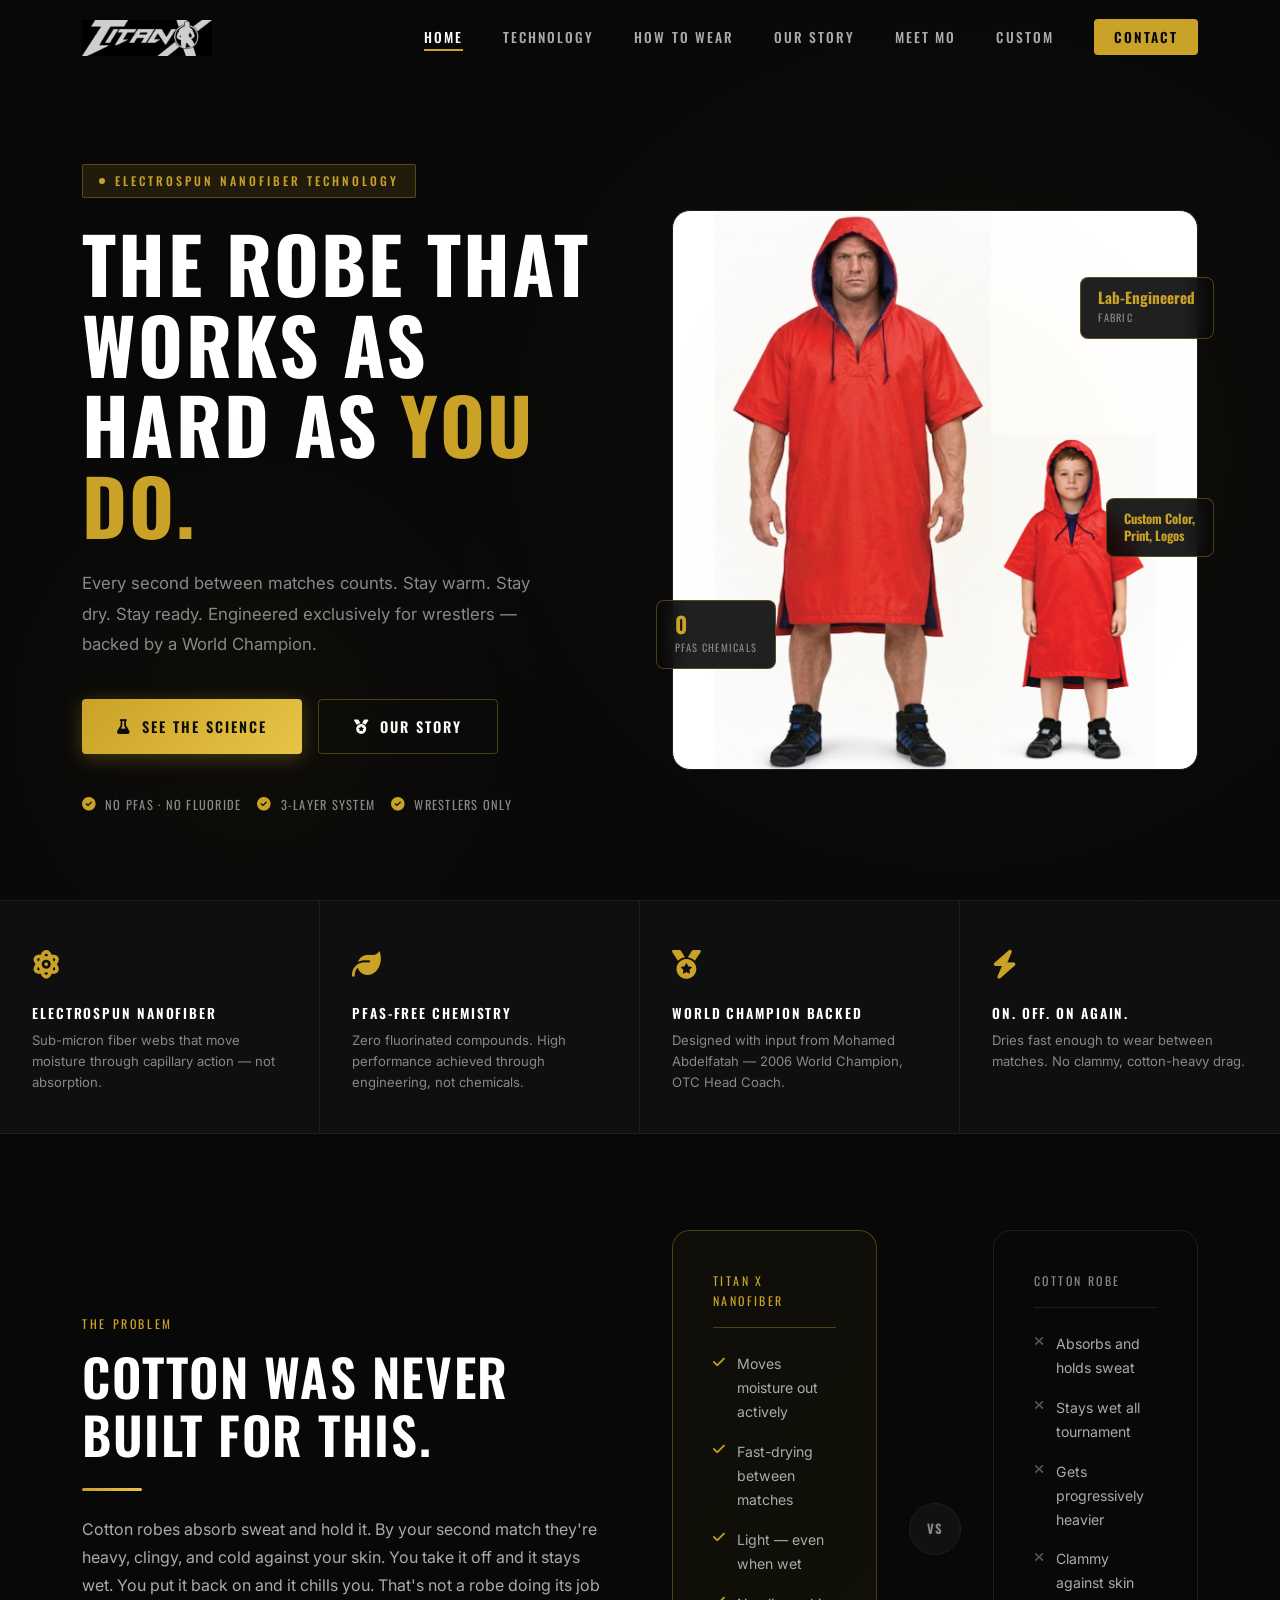
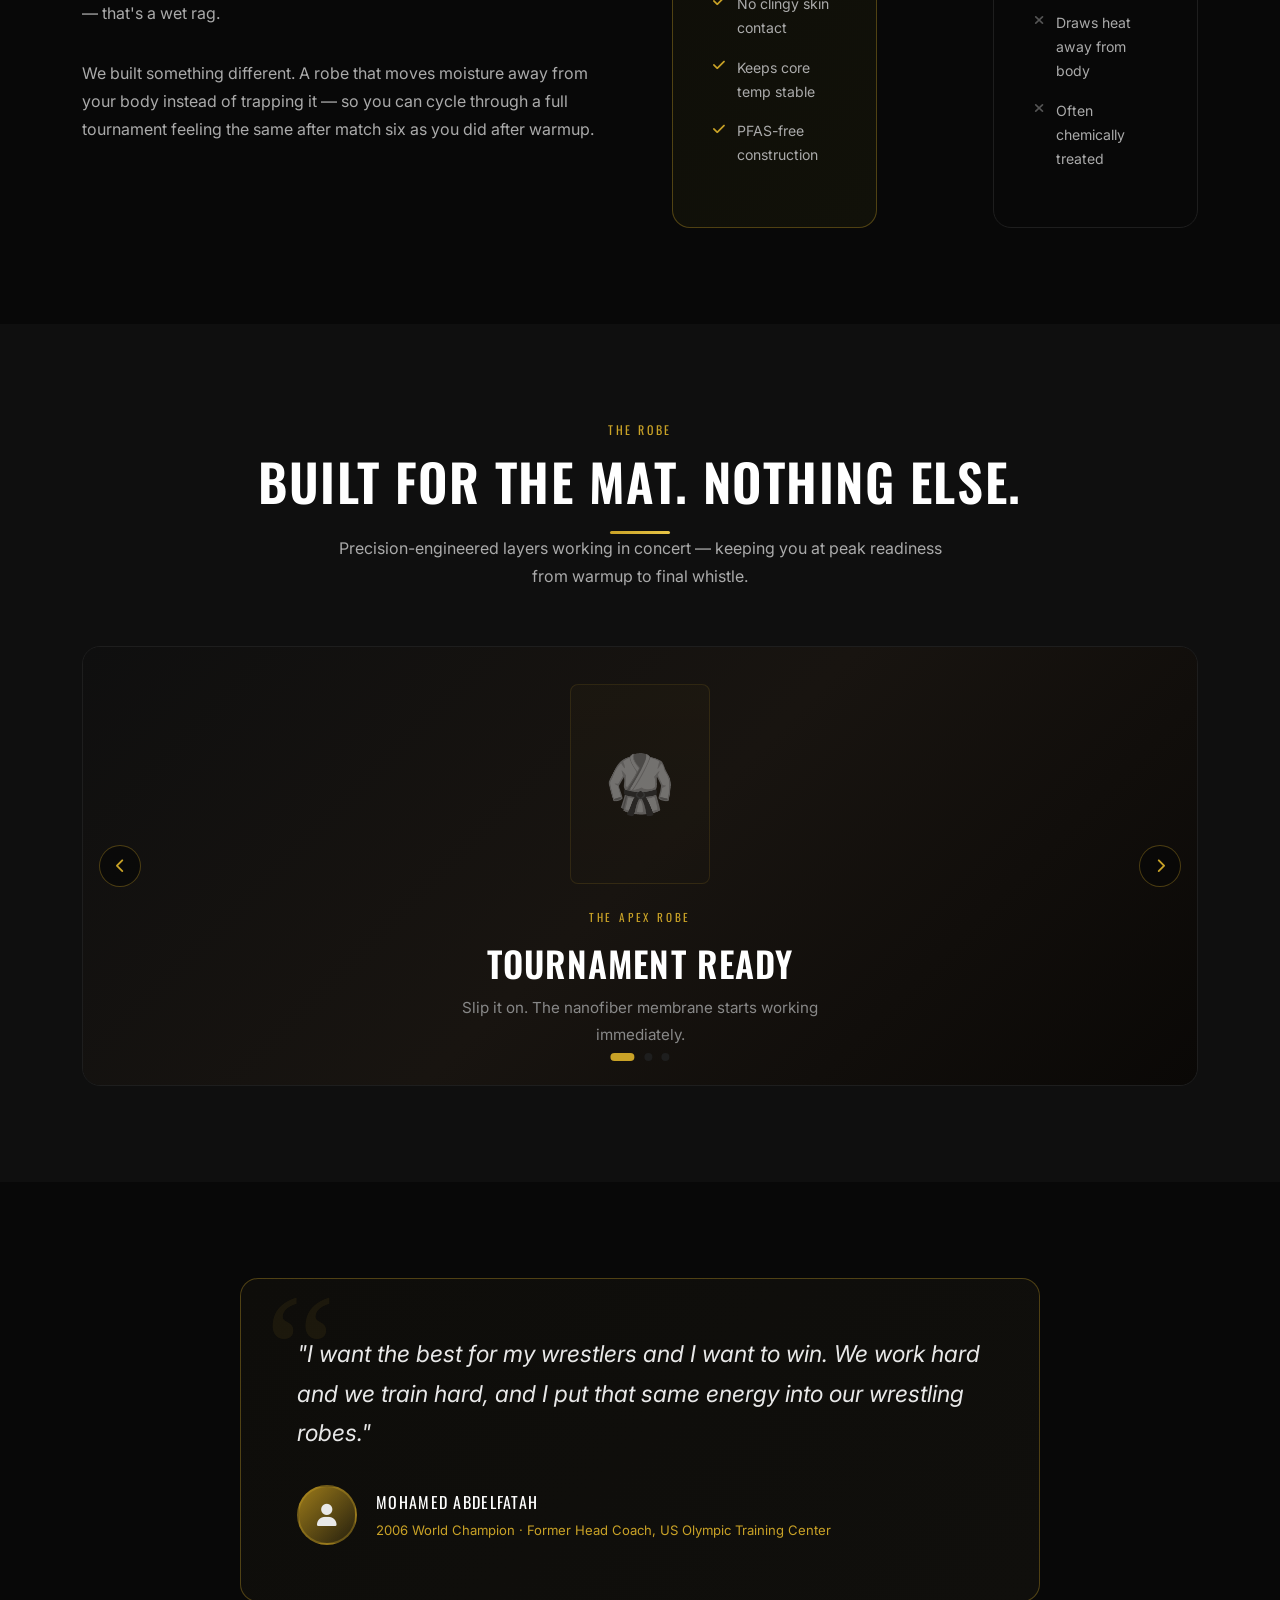
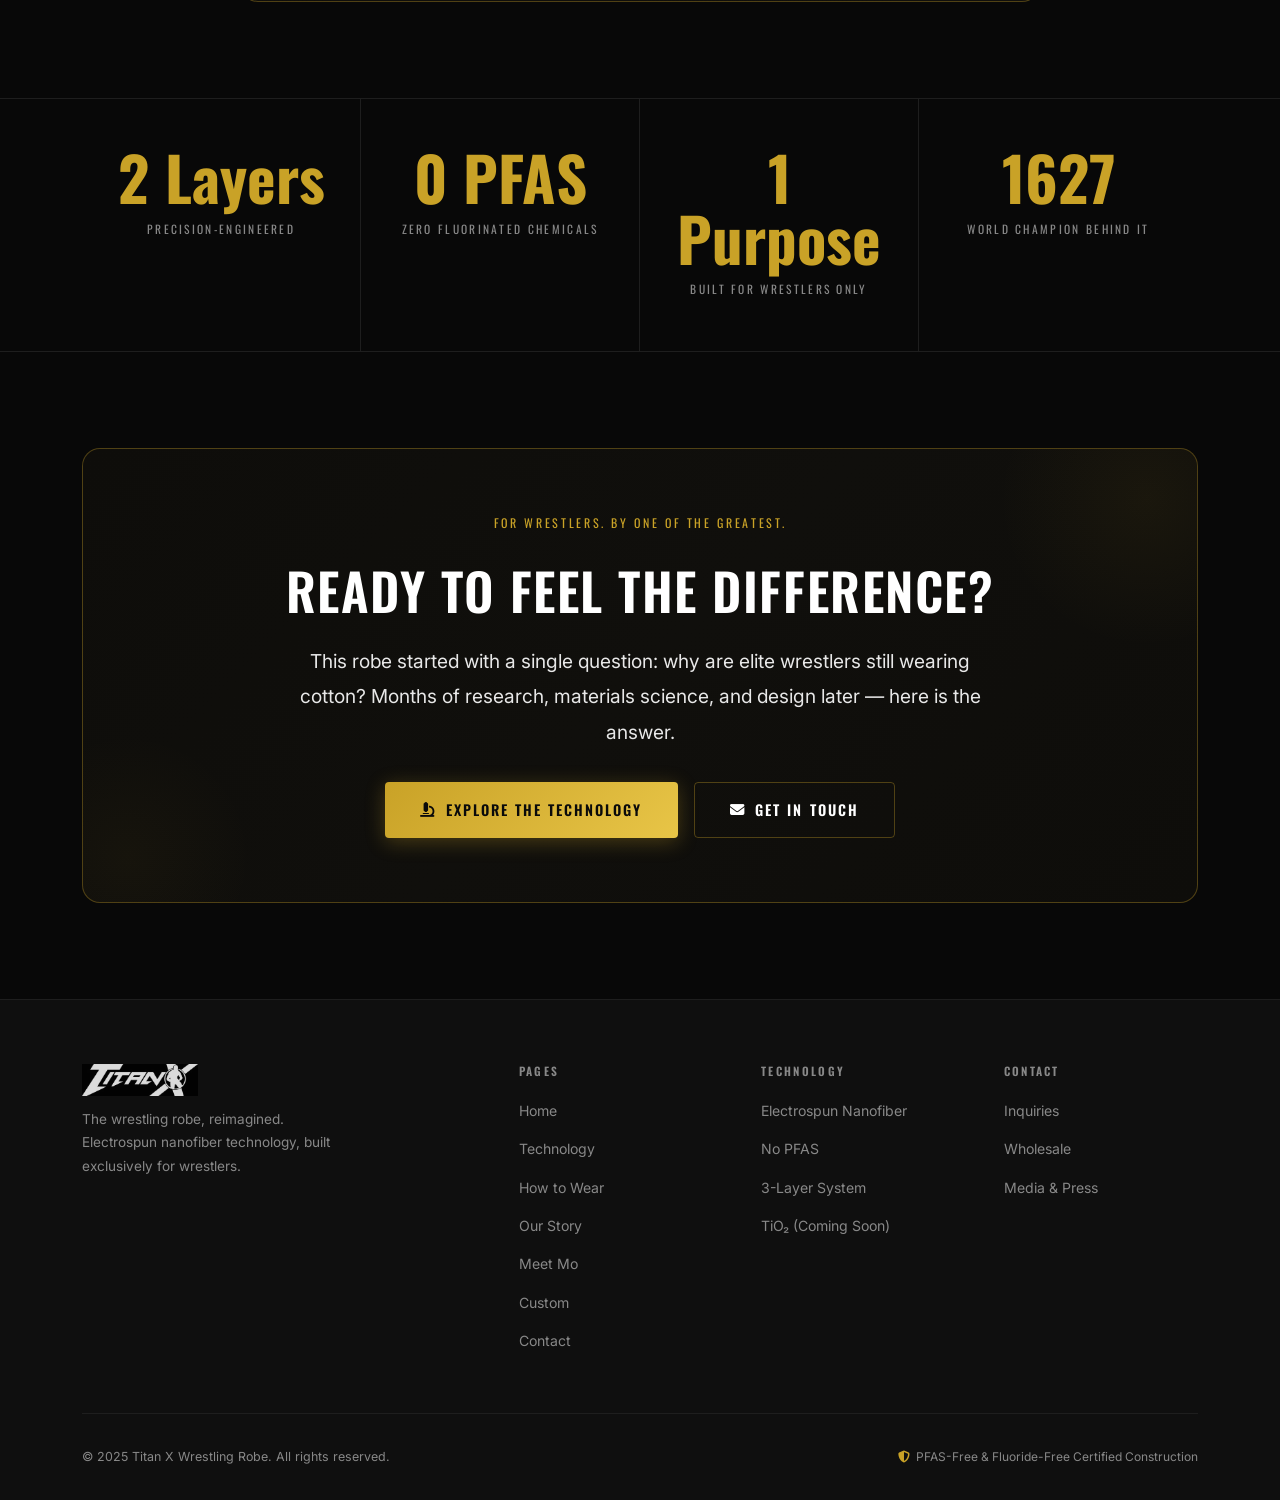
<file: index.html>
<!DOCTYPE html>
<html lang="en">
<head>
  <meta charset="UTF-8">
  <meta name="viewport" content="width=device-width, initial-scale=1.0">
  <!-- BRAND NAME PLACEHOLDER — replace "APEX" throughout -->
  <title>Titan X Wrestling Robe — Engineered for the Mat</title>
  <meta name="description" content="The world's first wrestling robe built around electrospun nanofiber technology. Fast-drying, PFAS-free, World Champion endorsed. For wrestlers, by a wrestling great.">
  <link rel="stylesheet" href="css/styles.css">
  <link rel="stylesheet" href="https://cdnjs.cloudflare.com/ajax/libs/font-awesome/6.5.0/css/all.min.css">
</head>
<body>

  <!-- ══════════════ NAV ══════════════ -->
  <nav class="nav">
    <div class="nav-inner">
      <a href="index.html" class="nav-logo"><img src="images/titanx-logo.jpg" alt="Titan X" class="nav-logo-img"></a>
      <ul class="nav-links">
        <li><a href="index.html" class="active">Home</a></li>
        <li><a href="technology.html">Technology</a></li>
        <li><a href="wear.html">How to Wear</a></li>
        <li><a href="story.html">Our Story</a></li>
        <li><a href="mo.html">Meet Mo</a></li>
        <li><a href="custom.html">Custom</a></li>
        <li><a href="contact.html" class="nav-cta">Contact</a></li>
      </ul>
      <button class="nav-hamburger" aria-label="Open menu" aria-expanded="false">
        <span></span>
        <span></span>
        <span></span>
      </button>
    </div>
  </nav>

  <!-- ══════════════ HERO ══════════════ -->
  <section class="hero">
    <div class="container">
      <div class="hero-grid">

        <!-- Left: Copy -->
        <div>
          <div class="hero-eyebrow">Electrospun Nanofiber Technology</div>
          <h1>The Robe That Works as Hard as <em>You Do.</em></h1>
          <p class="hero-sub">
            Every second between matches counts. Stay warm. Stay dry. Stay ready.
            Engineered exclusively for wrestlers — backed by a World Champion.
          </p>
          <div class="btn-group">
            <a href="technology.html" class="btn btn-gold">
              <i class="fas fa-flask"></i> See the Science
            </a>
            <a href="story.html" class="btn btn-outline">
              <i class="fas fa-medal"></i> Our Story
            </a>
          </div>
          <div class="hero-badges">
            <span class="hero-badge"><i class="fas fa-check-circle"></i> No PFAS · No Fluoride</span>
            <span class="hero-badge"><i class="fas fa-check-circle"></i> 3-Layer System</span>
            <span class="hero-badge"><i class="fas fa-check-circle"></i> Wrestlers Only</span>
          </div>
        </div>

        <!-- Right: Visual -->
        <div class="hero-visual">
          <div class="hero-robe-card" style="background:#ffffff;display:flex;align-items:flex-end;justify-content:center;gap:0;padding:0;overflow:hidden;">
            <img src="images/Robe-front.png" alt="Titan X Wrestling Robe" style="height:100%;width:auto;max-width:60%;object-fit:contain;object-position:bottom center;display:block;">
            <img src="images/kid-robe.png" alt="Titan X Wrestling Robe" style="height:60%;width:auto;max-width:38%;object-fit:contain;object-position:bottom center;display:block;">
          </div>
          <div class="hero-float-badge">
            <div class="badge-value" style="font-size:0.95rem;">Lab-Engineered</div>
            <div class="badge-label">Fabric</div>
          </div>
          <div class="hero-float-badge">
            <div class="badge-value">0</div>
            <div class="badge-label">PFAS Chemicals</div>
          </div>
          <div class="hero-float-badge">
            <div class="badge-value" style="font-size:0.8rem;line-height:1.3;">Custom Color,<br>Print, Logos</div>
          </div>
        </div>

      </div>
    </div>
  </section>

  <!-- ══════════════ FEATURES STRIP ══════════════ -->
  <section class="features-strip">
    <div class="features-grid">
      <div class="feature-item reveal reveal-delay-1">
        <div class="feature-icon"><i class="fas fa-atom"></i></div>
        <h4>Electrospun Nanofiber</h4>
        <p>Sub-micron fiber webs that move moisture through capillary action — not absorption.</p>
      </div>
      <div class="feature-item reveal reveal-delay-2">
        <div class="feature-icon"><i class="fas fa-leaf"></i></div>
        <h4>PFAS-Free Chemistry</h4>
        <p>Zero fluorinated compounds. High performance achieved through engineering, not chemicals.</p>
      </div>
      <div class="feature-item reveal reveal-delay-3">
        <div class="feature-icon"><i class="fas fa-medal"></i></div>
        <h4>World Champion Backed</h4>
        <p>Designed with input from Mohamed Abdelfatah — 2006 World Champion, OTC Head Coach.</p>
      </div>
      <div class="feature-item reveal reveal-delay-4">
        <div class="feature-icon"><i class="fas fa-bolt"></i></div>
        <h4>On. Off. On Again.</h4>
        <p>Dries fast enough to wear between matches. No clammy, cotton-heavy drag.</p>
      </div>
    </div>
  </section>

  <!-- ══════════════ WHY COTTON FAILS ══════════════ -->
  <section class="section">
    <div class="container">
      <div class="grid-2">

        <div class="reveal-left">
          <span class="section-label">The Problem</span>
          <h2>Cotton Was Never Built for This.</h2>
          <div class="divider"></div>
          <p>
            Cotton robes absorb sweat and hold it. By your second match they're heavy,
            clingy, and cold against your skin. You take it off and it stays wet. You put it
            back on and it chills you. That's not a robe doing its job — that's a wet rag.
          </p>
          <div class="spacer"></div>
          <p>
            We built something different. A robe that moves moisture away from your body
            instead of trapping it — so you can cycle through a full tournament feeling
            the same after match six as you did after warmup.
          </p>
        </div>

        <div class="reveal-right">
          <div class="compare-grid">
            <div class="compare-card compare-apex">
              <div class="compare-title">Titan X Nanofiber</div>
              <div class="compare-row"><i class="fas fa-check"></i> Moves moisture out actively</div>
              <div class="compare-row"><i class="fas fa-check"></i> Fast-drying between matches</div>
              <div class="compare-row"><i class="fas fa-check"></i> Light — even when wet</div>
              <div class="compare-row"><i class="fas fa-check"></i> No clingy skin contact</div>
              <div class="compare-row"><i class="fas fa-check"></i> Keeps core temp stable</div>
              <div class="compare-row"><i class="fas fa-check"></i> PFAS-free construction</div>
            </div>
            <div class="compare-vs">
              <div class="vs-circle">VS</div>
            </div>
            <div class="compare-card compare-cotton">
              <div class="compare-title">Cotton Robe</div>
              <div class="compare-row"><i class="fas fa-times"></i> Absorbs and holds sweat</div>
              <div class="compare-row"><i class="fas fa-times"></i> Stays wet all tournament</div>
              <div class="compare-row"><i class="fas fa-times"></i> Gets progressively heavier</div>
              <div class="compare-row"><i class="fas fa-times"></i> Clammy against skin</div>
              <div class="compare-row"><i class="fas fa-times"></i> Draws heat away from body</div>
              <div class="compare-row"><i class="fas fa-times"></i> Often chemically treated</div>
            </div>
          </div>
        </div>

      </div>
    </div>
  </section>

  <!-- ══════════════ PRODUCT SLIDESHOW ══════════════ -->
  <section class="section section-dark">
    <div class="container">
      <div class="section-heading text-center reveal">
        <span class="section-label">The Robe</span>
        <h2>Built for the Mat. Nothing Else.</h2>
        <div class="divider divider-center"></div>
        <p>Precision-engineered layers working in concert — keeping you at peak readiness from warmup to final whistle.</p>
      </div>
      <div class="slideshow reveal">
        <!-- Replace gradient placeholders with real product photos -->
        <!-- Add src="images/robe-1.jpg" to .slide img tags when ready -->
        <div class="slide slide-1">
          <div class="slide-inner">
            <div class="slide-placeholder-img">🥋</div>
            <div class="slide-label">The APEX Robe</div>
            <h3>Tournament Ready</h3>
            <p>Slip it on. The nanofiber membrane starts working immediately.</p>
          </div>
        </div>
        <div class="slide slide-2">
          <div class="slide-inner">
            <div class="slide-placeholder-img" style="font-size:2rem;opacity:0.3;">
              <i class="fas fa-layer-group" style="font-size:3rem;"></i>
            </div>
            <div class="slide-label">3-Layer System</div>
            <h3>Engineering from the Inside Out</h3>
            <p>Polyester inner · Nanofiber membrane · Nylon shell.</p>
          </div>
        </div>
        <div class="slide slide-3">
          <div class="slide-inner">
            <div class="slide-placeholder-img">
              <i class="fas fa-medal" style="font-size:3rem;color:var(--gold);opacity:0.3;"></i>
            </div>
            <div class="slide-label">World Champion Standard</div>
            <h3>Held to the Highest Bar</h3>
            <p>If it's not good enough for a World Champion, it's not good enough for you.</p>
          </div>
        </div>
        <div class="slide-dots">
          <button class="dot" aria-label="Slide 1"></button>
          <button class="dot" aria-label="Slide 2"></button>
          <button class="dot" aria-label="Slide 3"></button>
        </div>
        <div class="slide-arrows">
          <button class="slide-arrow prev" aria-label="Previous"><i class="fas fa-chevron-left"></i></button>
          <button class="slide-arrow next" aria-label="Next"><i class="fas fa-chevron-right"></i></button>
        </div>
      </div>
    </div>
  </section>

  <!-- ══════════════ QUOTE / ENDORSEMENT ══════════════ -->
  <section class="section">
    <div class="container">
      <div style="max-width:800px; margin:0 auto;" class="reveal">
        <div class="quote-block">
          <p class="quote-text">
            "I want the best for my wrestlers and I want to win. We work hard and we train hard, and I put that same energy into our wrestling robes."
          </p>
          <div class="quote-author">
            <div class="quote-avatar">
              <!-- REPLACE: <img src="images/mohamed-headshot.jpg" alt="Mohamed Abdelfatah"> -->
              <i class="fas fa-user"></i>
            </div>
            <div>
              <div class="quote-name">Mohamed Abdelfatah</div>
              <div class="quote-title">2006 World Champion · Former Head Coach, US Olympic Training Center</div>
            </div>
          </div>
        </div>
      </div>
    </div>
  </section>

  <!-- ══════════════ STATS ══════════════ -->
  <section class="stats-strip">
    <div class="container">
      <div class="stats-grid">
        <div class="stat-item reveal reveal-delay-1">
          <span class="stat-number" data-count="3" data-suffix=" Layers">—</span>
          <span class="stat-label">Precision-Engineered</span>
        </div>
        <div class="stat-item reveal reveal-delay-2">
          <span class="stat-number" data-count="0" data-suffix=" PFAS">—</span>
          <span class="stat-label">Zero Fluorinated Chemicals</span>
        </div>
        <div class="stat-item reveal reveal-delay-3">
          <span class="stat-number" data-count="1" data-suffix=" Purpose">—</span>
          <span class="stat-label">Built for Wrestlers Only</span>
        </div>
        <div class="stat-item reveal reveal-delay-4">
          <span class="stat-number" data-count="2006" data-suffix="">—</span>
          <span class="stat-label">World Champion Behind It</span>
        </div>
      </div>
    </div>
  </section>

  <!-- ══════════════ CTA SECTION ══════════════ -->
  <section class="section">
    <div class="container">
      <div class="mission-box reveal">
        <span class="section-label">For Wrestlers. By One of the Greatest.</span>
        <div class="spacer-sm"></div>
        <h2 style="margin-bottom:1.5rem;">Ready to Feel the Difference?</h2>
        <p>
          This robe started with a single question: why are elite wrestlers still wearing cotton?
          Months of research, materials science, and design later — here is the answer.
        </p>
        <div class="spacer"></div>
        <div class="btn-group" style="justify-content:center;">
          <a href="technology.html" class="btn btn-gold"><i class="fas fa-microscope"></i> Explore the Technology</a>
          <a href="contact.html" class="btn btn-outline"><i class="fas fa-envelope"></i> Get in Touch</a>
        </div>
      </div>
    </div>
  </section>

  <!-- ══════════════ FOOTER ══════════════ -->
  <footer class="footer">
    <div class="container">
      <div class="footer-grid">
        <div class="footer-brand">
          <h3><img src="images/titanx-logo.jpg" alt="Titan X" style="height:32px;filter:invert(1);opacity:0.85;"></h3>
          <p>The wrestling robe, reimagined. Electrospun nanofiber technology, built exclusively for wrestlers.</p>
        </div>
        <div class="footer-col">
          <h5>Pages</h5>
          <ul>
            <li><a href="index.html">Home</a></li>
            <li><a href="technology.html">Technology</a></li>
            <li><a href="wear.html">How to Wear</a></li>
            <li><a href="story.html">Our Story</a></li>
        <li><a href="mo.html">Meet Mo</a></li>
            <li><a href="custom.html">Custom</a></li>
            <li><a href="contact.html">Contact</a></li>
          </ul>
        </div>
        <div class="footer-col">
          <h5>Technology</h5>
          <ul>
            <li><a href="technology.html#nanofiber">Electrospun Nanofiber</a></li>
            <li><a href="technology.html#pfas">No PFAS</a></li>
            <li><a href="technology.html#layers">3-Layer System</a></li>
            <li><a href="technology.html#tio2">TiO₂ (Coming Soon)</a></li>
          </ul>
        </div>
        <div class="footer-col">
          <h5>Contact</h5>
          <ul>
            <li><a href="contact.html">Inquiries</a></li>
            <li><a href="contact.html">Wholesale</a></li>
            <li><a href="contact.html">Media &amp; Press</a></li>
          </ul>
        </div>
      </div>
      <div class="footer-bottom">
        <p>&copy; 2025 Titan X Wrestling Robe. All rights reserved.</p>
        <div class="footer-pfas-note">
          <i class="fas fa-shield-alt"></i>
          PFAS-Free &amp; Fluoride-Free Certified Construction
        </div>
      </div>
    </div>
  </footer>

  <script src="js/script.js"></script>
</body>
</html>
</file>
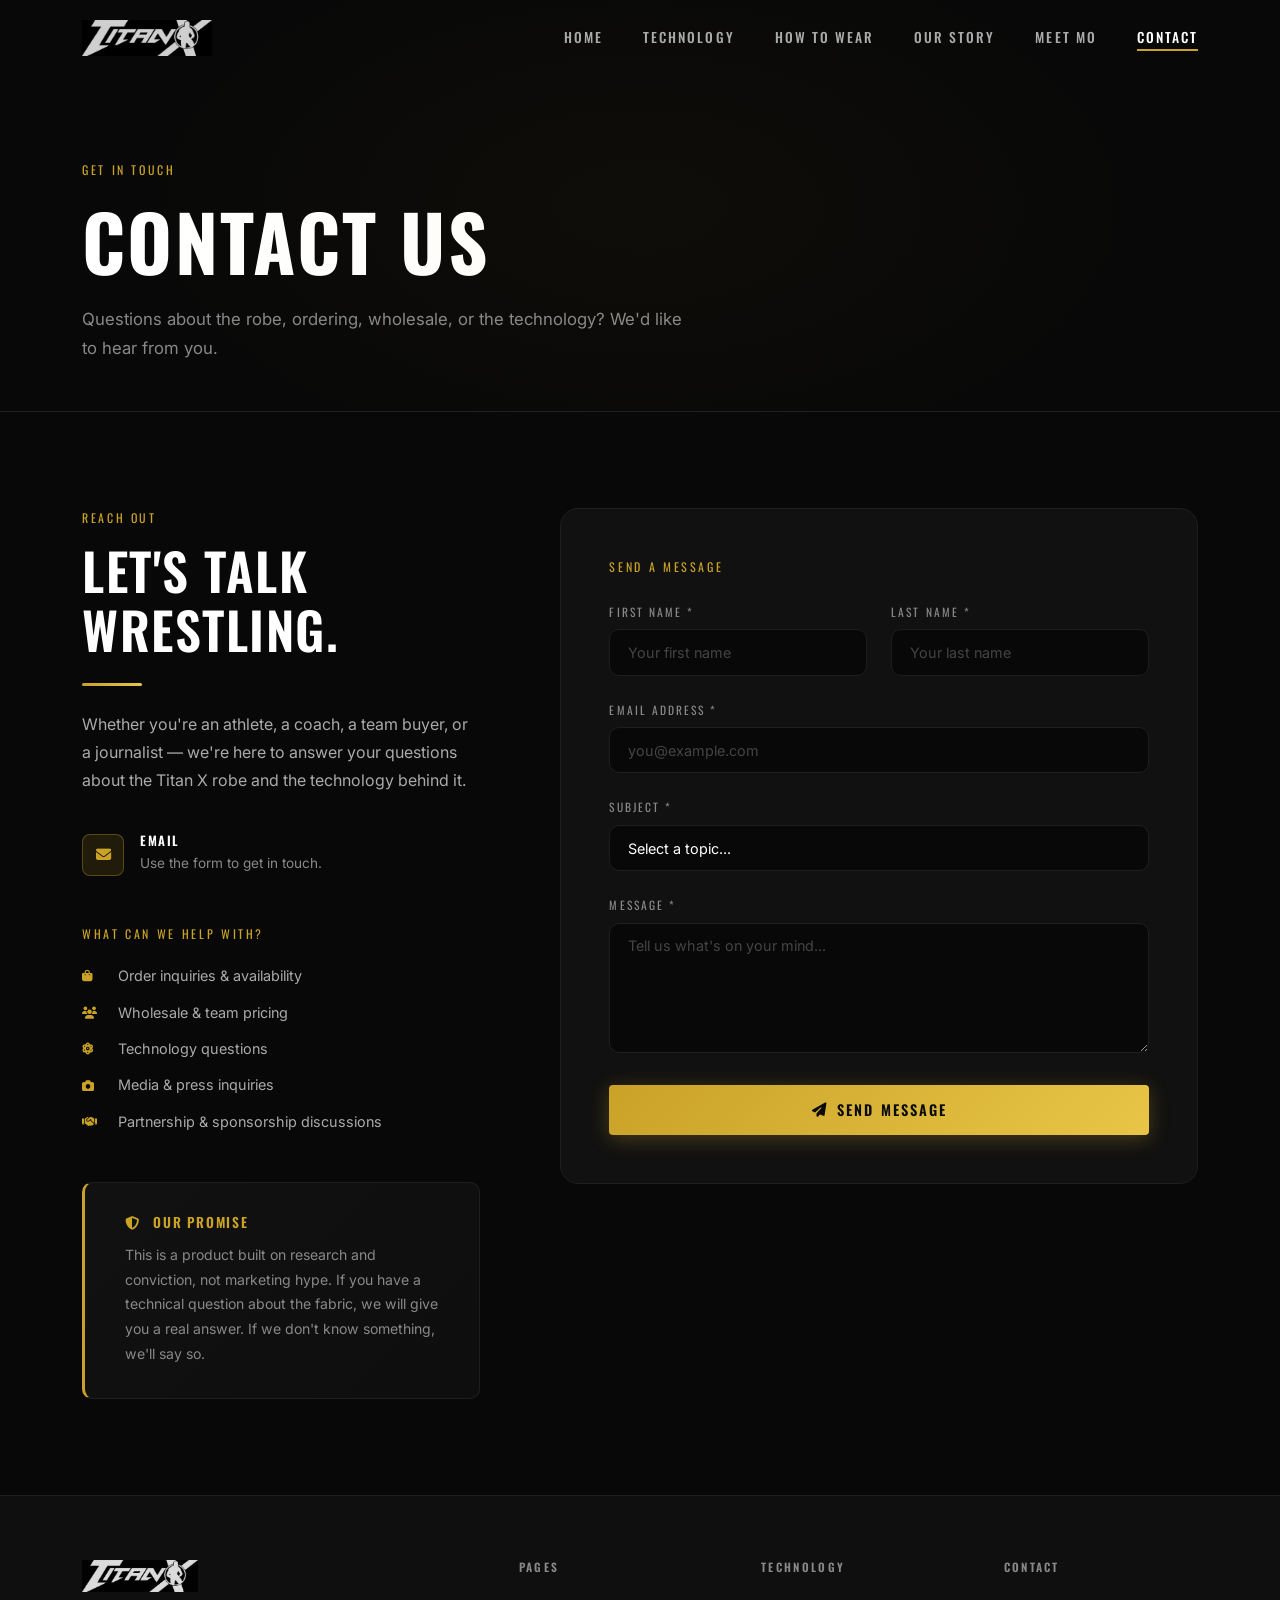
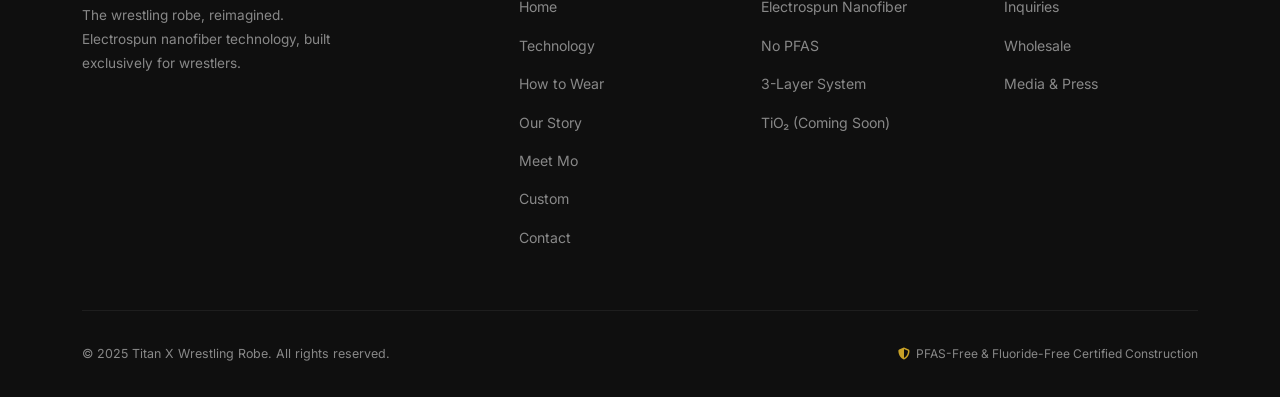
<file: contact.html>
<!DOCTYPE html>
<html lang="en">
<head>
  <meta charset="UTF-8">
  <meta name="viewport" content="width=device-width, initial-scale=1.0">
  <title>Contact — Titan X Wrestling Robe</title>
  <meta name="description" content="Get in touch with the Titan X Wrestling Robe team — inquiries, orders, wholesale, and media.">
  <link rel="stylesheet" href="css/styles.css">
  <link rel="stylesheet" href="https://cdnjs.cloudflare.com/ajax/libs/font-awesome/6.5.0/css/all.min.css">
  <style>
    /* Extra styles specific to contact page */
    .contact-section {
      padding: 6rem 0;
      min-height: calc(100vh - 80px);
    }
  </style>
</head>
<body>

  <!-- ══════════════ NAV ══════════════ -->
  <nav class="nav">
    <div class="nav-inner">
      <a href="index.html" class="nav-logo"><img src="images/titanx-logo.jpg" alt="Titan X" class="nav-logo-img"></a>
      <ul class="nav-links">
        <li><a href="index.html">Home</a></li>
        <li><a href="technology.html">Technology</a></li>
        <li><a href="wear.html">How to Wear</a></li>
        <li><a href="story.html">Our Story</a></li>
        <li><a href="mo.html">Meet Mo</a></li>
        <li><a href="contact.html" class="active">Contact</a></li>
      </ul>
      <button class="nav-hamburger" aria-label="Open menu" aria-expanded="false">
        <span></span>
        <span></span>
        <span></span>
      </button>
    </div>
  </nav>

  <!-- ══════════════ PAGE HERO ══════════════ -->
  <section class="page-hero" style="padding-bottom:3rem;">
    <div class="container">
      <div class="page-hero-content">
        <span class="section-label">Get in Touch</span>
        <h1>Contact Us</h1>
        <p>
          Questions about the robe, ordering, wholesale, or the technology?
          We'd like to hear from you.
        </p>
      </div>
    </div>
  </section>

  <!-- ══════════════ CONTACT ══════════════ -->
  <section class="contact-section">
    <div class="container">
      <div class="contact-grid">

        <!-- Left: Info -->
        <div class="reveal-left">
          <span class="section-label">Reach Out</span>
          <h2>Let's Talk Wrestling.</h2>
          <div class="divider"></div>
          <p>
            Whether you're an athlete, a coach, a team buyer, or a journalist —
            we're here to answer your questions about the Titan X robe and the
            technology behind it.
          </p>

          <div style="margin-top:2.5rem;">
            <div class="contact-method">
              <div class="contact-method-icon"><i class="fas fa-envelope"></i></div>
              <div>
                <h4>Email</h4>
                <p style="color:var(--gray);">Use the form to get in touch.</p>
              </div>
            </div>
          </div>

          <div style="margin-top:3rem;">
            <div class="section-label" style="margin-bottom:1.25rem;">What can we help with?</div>
            <div style="display:flex;flex-direction:column;gap:0.75rem;">
              <div class="wear-benefit" style="font-size:0.9rem;">
                <i class="fas fa-shopping-bag" style="color:var(--gold);margin-right:0.5rem;width:18px;"></i>
                Order inquiries &amp; availability
              </div>
              <div class="wear-benefit" style="font-size:0.9rem;">
                <i class="fas fa-users" style="color:var(--gold);margin-right:0.5rem;width:18px;"></i>
                Wholesale &amp; team pricing
              </div>
              <div class="wear-benefit" style="font-size:0.9rem;">
                <i class="fas fa-atom" style="color:var(--gold);margin-right:0.5rem;width:18px;"></i>
                Technology questions
              </div>
              <div class="wear-benefit" style="font-size:0.9rem;">
                <i class="fas fa-camera" style="color:var(--gold);margin-right:0.5rem;width:18px;"></i>
                Media &amp; press inquiries
              </div>
              <div class="wear-benefit" style="font-size:0.9rem;">
                <i class="fas fa-handshake" style="color:var(--gold);margin-right:0.5rem;width:18px;"></i>
                Partnership &amp; sponsorship discussions
              </div>
            </div>
          </div>

          <div style="margin-top:3rem;">
            <div class="info-box">
              <h4><i class="fas fa-shield-alt" style="margin-right:0.5rem;"></i> Our Promise</h4>
              <p>
                This is a product built on research and conviction, not marketing hype.
                If you have a technical question about the fabric, we will give you a real answer.
                If we don't know something, we'll say so.
              </p>
            </div>
          </div>
        </div>

        <!-- Right: Form -->
        <div class="reveal-right">
          <div class="form-card">
            <div class="section-label" style="margin-bottom:1.5rem;">Send a Message</div>

            <!--
              FORMSPREE SETUP:
              1. Go to https://formspree.io and create a free account
              2. Create a new form, set the email to albazzaztariq@gmail.com
              3. Replace "YOUR_FORM_ID" in the action URL below with your form ID
              Currently: falls back to mailto if Formspree not set up
            -->
            <form id="contactForm" action="https://formspree.io/f/YOUR_FORM_ID" method="POST">

              <!-- Honeypot spam filter -->
              <input type="text" name="_gotcha" style="display:none;">

              <div class="form-row">
                <div class="form-group">
                  <label for="firstName">First Name *</label>
                  <input type="text" id="firstName" name="firstName" placeholder="Your first name" required>
                </div>
                <div class="form-group">
                  <label for="lastName">Last Name *</label>
                  <input type="text" id="lastName" name="lastName" placeholder="Your last name" required>
                </div>
              </div>

              <div class="form-group">
                <label for="email">Email Address *</label>
                <input type="email" id="email" name="email" placeholder="you@example.com" required>
              </div>

              <div class="form-group">
                <label for="subject">Subject *</label>
                <select id="subject" name="subject" required>
                  <option value="" disabled selected>Select a topic...</option>
                  <option value="General Inquiry">General Inquiry</option>
                  <option value="Order Inquiry">Order Inquiry</option>
                  <option value="Wholesale / Team Pricing">Wholesale / Team Pricing</option>
                  <option value="Technology Question">Technology Question</option>
                  <option value="Media & Press">Media &amp; Press</option>
                  <option value="Partnership">Partnership / Sponsorship</option>
                  <option value="Other">Other</option>
                </select>
              </div>

              <div class="form-group">
                <label for="message">Message *</label>
                <textarea id="message" name="message" placeholder="Tell us what's on your mind..." required></textarea>
              </div>

              <button type="submit" class="btn btn-gold btn-submit" style="width:100%;justify-content:center;">
                <i class="fas fa-paper-plane"></i> Send Message
              </button>


            </form>

            <!-- Success state -->
            <div class="form-success">
              <i class="fas fa-check-circle"></i>
              <h4>Message Sent</h4>
              <p>We'll get back to you as soon as possible.</p>
              <div style="margin-top:1.5rem;">
                <a href="index.html" class="btn btn-outline"><i class="fas fa-home"></i> Back to Home</a>
              </div>
            </div>
          </div>
        </div>

      </div>
    </div>
  </section>

  <!-- ══════════════ FOOTER ══════════════ -->
  <footer class="footer">
    <div class="container">
      <div class="footer-grid">
        <div class="footer-brand">
          <h3><img src="images/titanx-logo.jpg" alt="Titan X" style="height:32px;filter:invert(1);opacity:0.85;"></h3>
          <p>The wrestling robe, reimagined. Electrospun nanofiber technology, built exclusively for wrestlers.</p>
        </div>
        <div class="footer-col">
          <h5>Pages</h5>
          <ul>
            <li><a href="index.html">Home</a></li>
            <li><a href="technology.html">Technology</a></li>
            <li><a href="wear.html">How to Wear</a></li>
            <li><a href="story.html">Our Story</a></li>
        <li><a href="mo.html">Meet Mo</a></li>
            <li><a href="custom.html">Custom</a></li>
            <li><a href="contact.html">Contact</a></li>
          </ul>
        </div>
        <div class="footer-col">
          <h5>Technology</h5>
          <ul>
            <li><a href="technology.html#nanofiber">Electrospun Nanofiber</a></li>
            <li><a href="technology.html#pfas">No PFAS</a></li>
            <li><a href="technology.html#layers">3-Layer System</a></li>
            <li><a href="technology.html#tio2">TiO₂ (Coming Soon)</a></li>
          </ul>
        </div>
        <div class="footer-col">
          <h5>Contact</h5>
          <ul>
            <li><a href="contact.html">Inquiries</a></li>
            <li><a href="contact.html">Wholesale</a></li>
            <li><a href="contact.html">Media &amp; Press</a></li>
          </ul>
        </div>
      </div>
      <div class="footer-bottom">
        <p>&copy; 2025 Titan X Wrestling Robe. All rights reserved.</p>
        <div class="footer-pfas-note">
          <i class="fas fa-shield-alt"></i>
          PFAS-Free &amp; Fluoride-Free Certified Construction
        </div>
      </div>
    </div>
  </footer>

  <script src="js/script.js"></script>
</body>
</html>
</file>
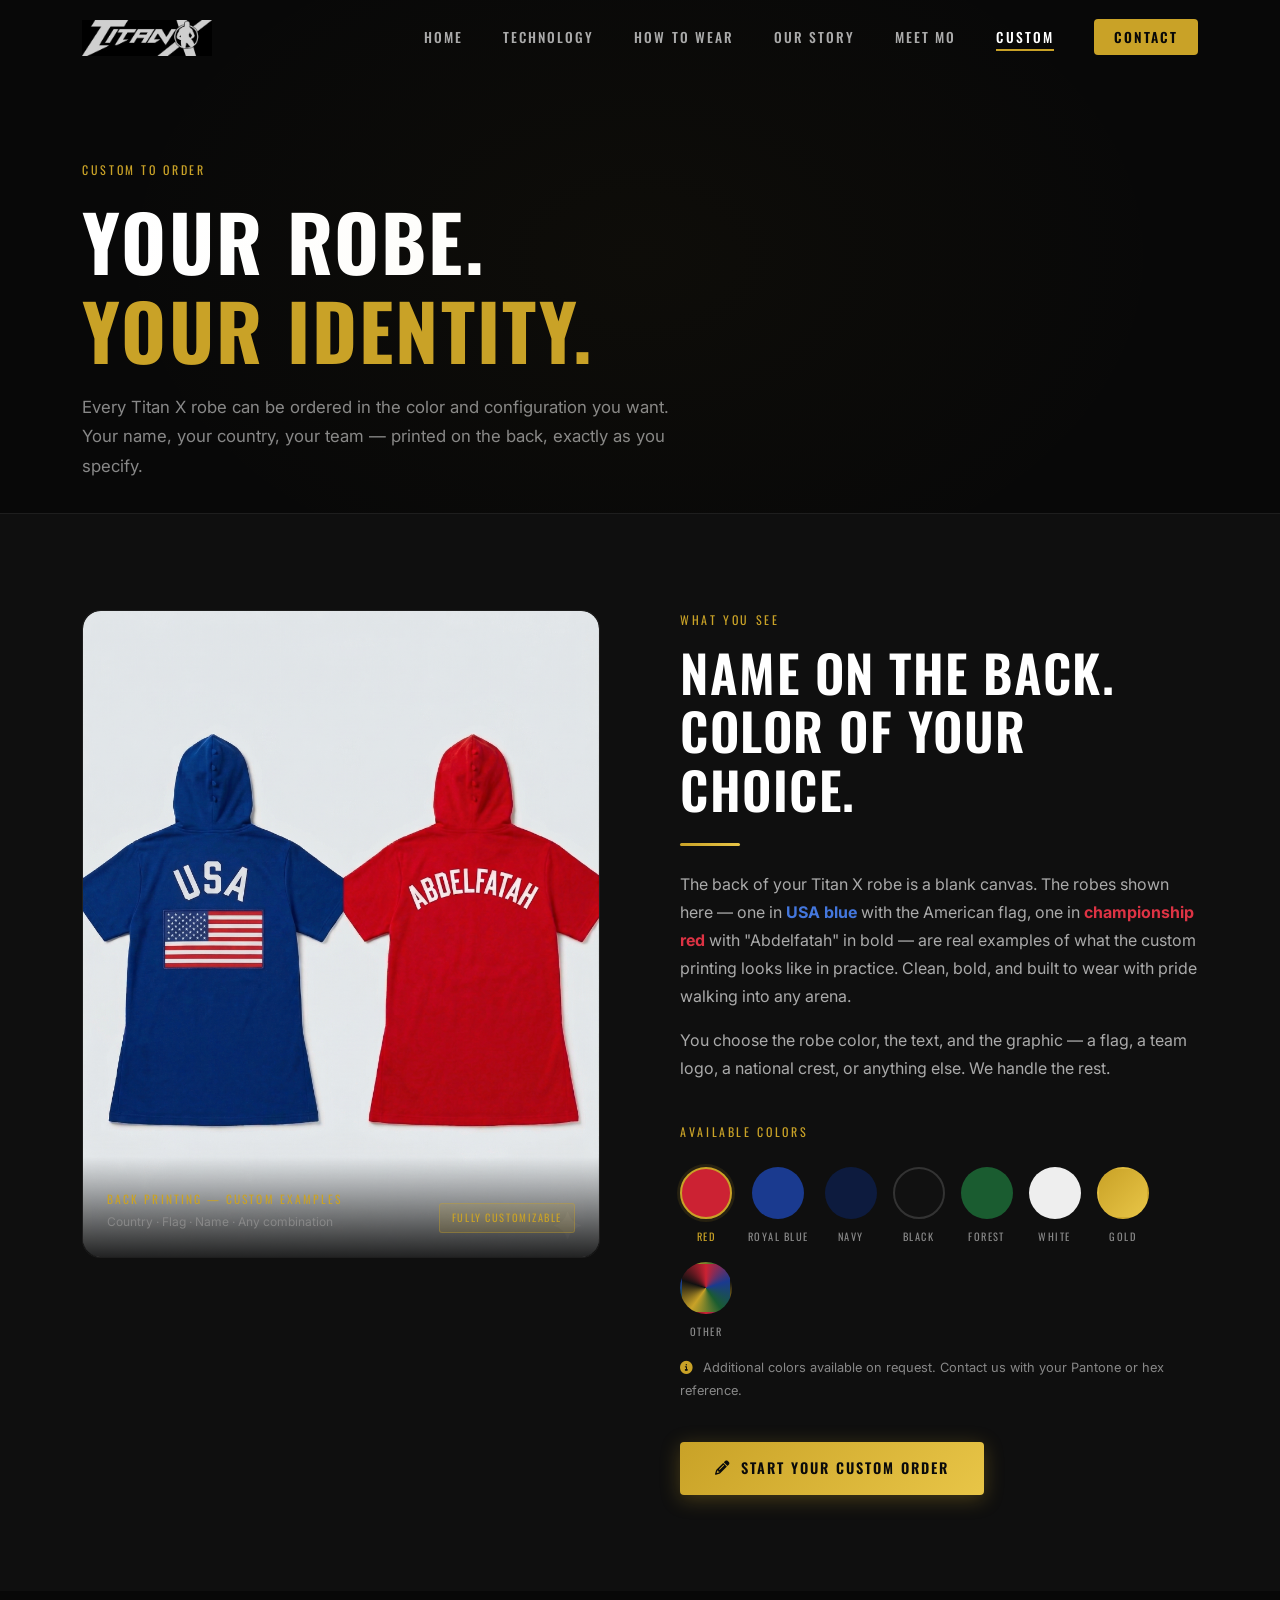
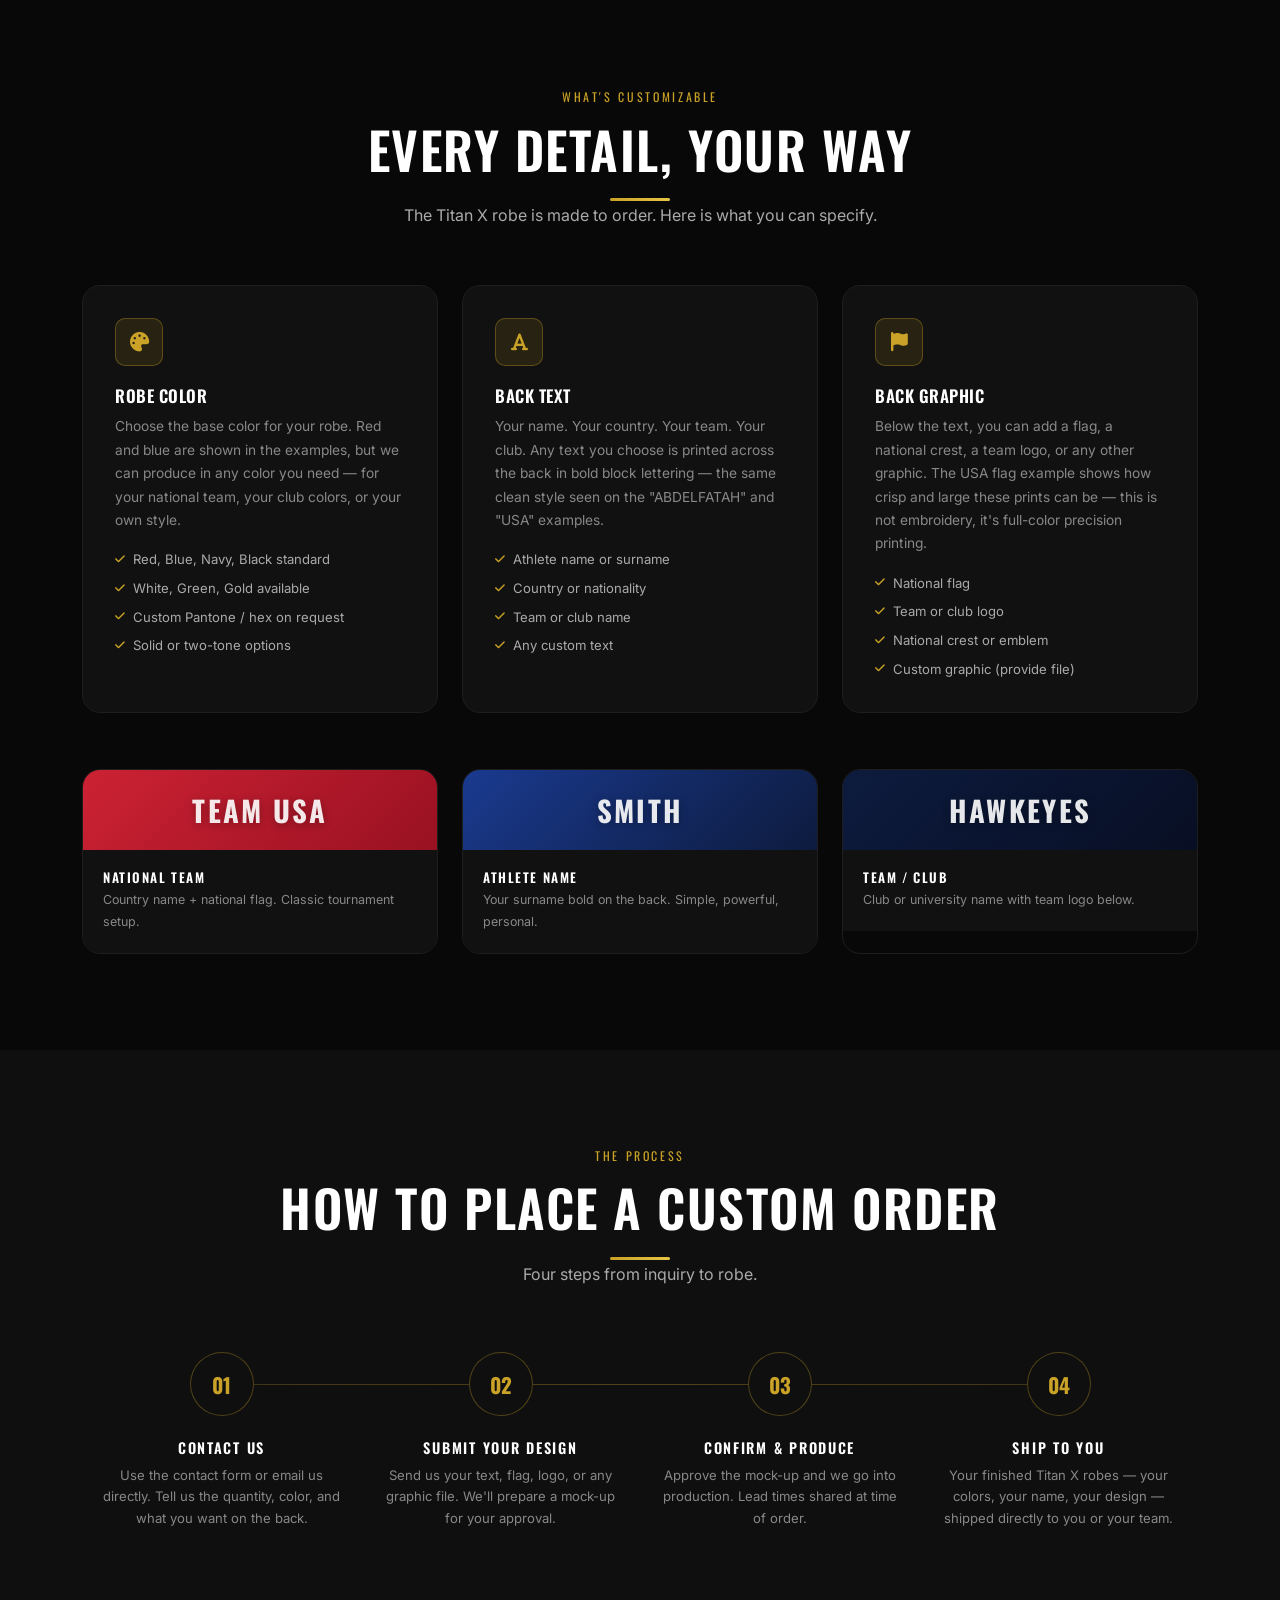
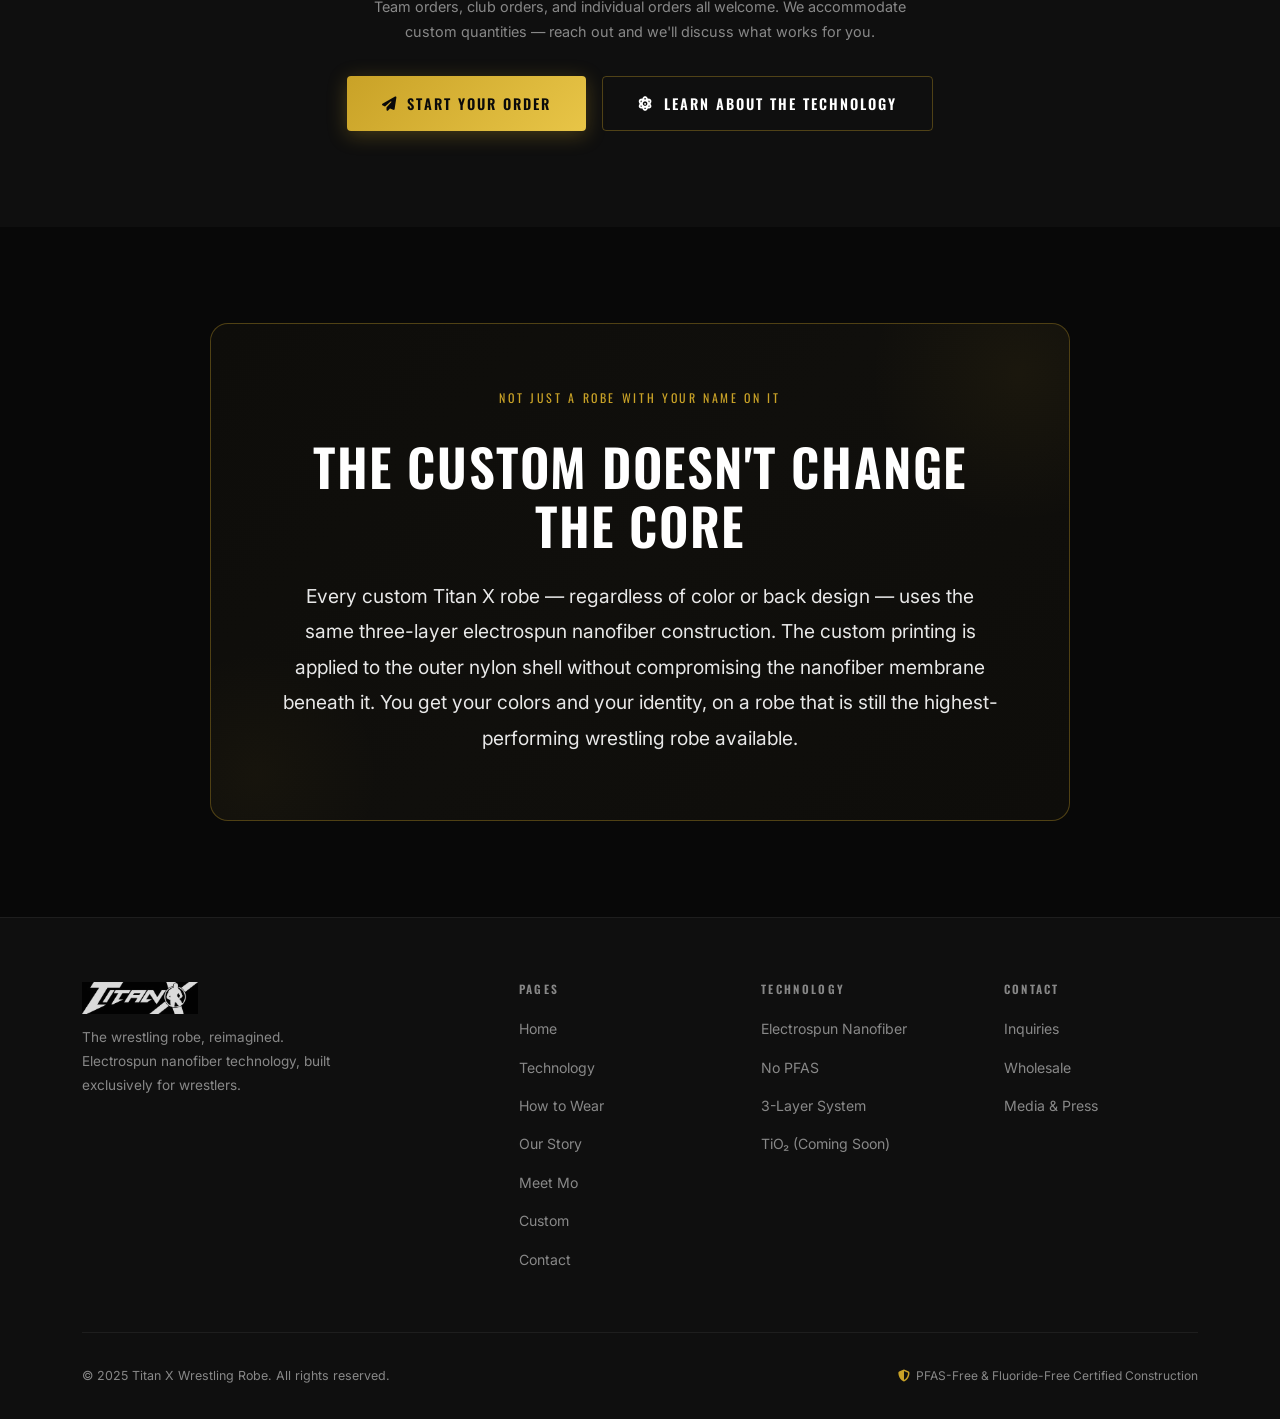
<file: custom.html>
<!DOCTYPE html>
<html lang="en">
<head>
  <meta charset="UTF-8">
  <meta name="viewport" content="width=device-width, initial-scale=1.0">
  <title>Custom to Order — Titan X Wrestling Robe</title>
  <meta name="description" content="Order a fully custom Titan X Wrestling Robe — your colors, your name, your flag, your design on the back. Made for you.">
  <link rel="stylesheet" href="css/styles.css">
  <link rel="stylesheet" href="https://cdnjs.cloudflare.com/ajax/libs/font-awesome/6.5.0/css/all.min.css">
  <style>
    /* ── Color Swatch Picker ── */
    .color-swatches {
      display: flex;
      gap: 1rem;
      flex-wrap: wrap;
      margin-top: 1.5rem;
    }
    .swatch {
      display: flex;
      flex-direction: column;
      align-items: center;
      gap: 0.6rem;
      cursor: pointer;
    }
    .swatch-circle {
      width: 52px; height: 52px;
      border-radius: 50%;
      border: 2px solid transparent;
      position: relative;
      transition: transform 0.2s, box-shadow 0.2s;
    }
    .swatch:hover .swatch-circle {
      transform: scale(1.1);
      box-shadow: 0 0 0 3px rgba(255,255,255,0.15);
    }
    .swatch.active .swatch-circle {
      border-color: var(--gold);
      box-shadow: 0 0 0 3px var(--gold-dim);
    }
    .swatch-label {
      font-family: var(--heading);
      font-size: 0.65rem;
      letter-spacing: 0.14em;
      text-transform: uppercase;
      color: var(--gray);
    }
    .swatch.active .swatch-label { color: var(--gold); }
    .swatch-circle.red    { background: #CC2233; }
    .swatch-circle.blue   { background: #1A3A8F; }
    .swatch-circle.navy   { background: #0D1B3E; }
    .swatch-circle.black  { background: #111111; border: 2px solid #333; }
    .swatch-circle.green  { background: #1A5C30; }
    .swatch-circle.white  { background: #EEEEEE; }
    .swatch-circle.gold   { background: linear-gradient(135deg, #C9A227, #E8C547); }
    .swatch-circle.custom {
      background: conic-gradient(#CC2233, #1A3A8F, #1A5C30, #C9A227, #111111, #CC2233);
    }

    /* ── Preview Frame ── */
    .robe-preview {
      background: var(--card);
      border: 1px solid var(--border);
      border-radius: var(--radius-lg);
      overflow: hidden;
      position: relative;
    }
    .robe-preview img {
      width: 100%;
      display: block;
      border-radius: var(--radius-lg);
    }
    .robe-preview-caption {
      position: absolute;
      bottom: 0; left: 0; right: 0;
      background: linear-gradient(to top, rgba(0,0,0,0.85), transparent);
      padding: 2rem 1.5rem 1.5rem;
      display: flex;
      justify-content: space-between;
      align-items: flex-end;
    }
    .robe-caption-text {
      font-family: var(--heading);
      font-size: 0.72rem;
      letter-spacing: 0.18em;
      text-transform: uppercase;
      color: var(--gold);
    }
    .robe-caption-sub {
      font-size: 0.75rem;
      color: var(--gray);
      margin-top: 0.2rem;
    }
    .robe-preview-tag {
      background: rgba(201,162,39,0.15);
      border: 1px solid var(--border-gold);
      color: var(--gold);
      font-family: var(--heading);
      font-size: 0.65rem;
      letter-spacing: 0.15em;
      text-transform: uppercase;
      padding: 0.3rem 0.75rem;
      border-radius: 3px;
    }

    /* ── What you can customise ── */
    .custom-option-grid {
      display: grid;
      grid-template-columns: repeat(3, 1fr);
      gap: 1.5rem;
    }
    .custom-option {
      background: var(--card);
      border: 1px solid var(--border);
      border-radius: var(--radius-lg);
      padding: 2rem;
      position: relative;
      overflow: hidden;
      transition: all 0.3s var(--ease);
    }
    .custom-option::before {
      content: '';
      position: absolute;
      top: 0; left: 0; right: 0;
      height: 3px;
      opacity: 0;
      transition: opacity 0.3s;
    }
    .custom-option:nth-child(1)::before { background: linear-gradient(90deg, #CC2233, #1A3A8F); }
    .custom-option:nth-child(2)::before { background: linear-gradient(90deg, var(--gold), var(--gold-light)); }
    .custom-option:nth-child(3)::before { background: linear-gradient(90deg, #1A5C30, #C9A227); }
    .custom-option:hover {
      border-color: var(--border-gold);
      transform: translateY(-4px);
      box-shadow: var(--shadow-gold);
    }
    .custom-option:hover::before { opacity: 1; }
    .custom-option-icon {
      width: 48px; height: 48px;
      background: var(--gold-dim);
      border: 1px solid var(--border-gold);
      border-radius: 10px;
      display: flex;
      align-items: center;
      justify-content: center;
      color: var(--gold);
      font-size: 1.2rem;
      margin-bottom: 1.25rem;
    }
    .custom-option h3 { font-size: 1.05rem; margin-bottom: 0.6rem; }
    .custom-option p  { font-size: 0.86rem; color: var(--gray); line-height: 1.7; }
    .custom-option ul { margin-top: 1rem; display: flex; flex-direction: column; gap: 0.4rem; }
    .custom-option ul li {
      display: flex;
      align-items: center;
      gap: 0.5rem;
      font-size: 0.82rem;
      color: var(--light-gray);
    }
    .custom-option ul li i { color: var(--gold); font-size: 0.7rem; }

    /* ── How it works steps ── */
    .steps-row {
      display: grid;
      grid-template-columns: repeat(4, 1fr);
      gap: 0;
      position: relative;
    }
    .steps-row::before {
      content: '';
      position: absolute;
      top: 32px;
      left: calc(12.5% + 1rem);
      right: calc(12.5% + 1rem);
      height: 1px;
      background: linear-gradient(90deg, var(--gold-dark), var(--gold), var(--gold-dark));
      opacity: 0.35;
    }
    .step-item {
      text-align: center;
      padding: 0 1rem;
      position: relative;
    }
    .step-number {
      width: 64px; height: 64px;
      background: var(--card);
      border: 1px solid var(--border-gold);
      border-radius: 50%;
      display: flex;
      align-items: center;
      justify-content: center;
      margin: 0 auto 1.5rem;
      font-family: var(--heading);
      font-size: 1.3rem;
      font-weight: 700;
      color: var(--gold);
      position: relative;
      z-index: 1;
      background: var(--bg-2);
      transition: all 0.3s var(--ease);
    }
    .step-item:hover .step-number {
      background: var(--gold);
      color: var(--bg);
      border-color: var(--gold);
    }
    .step-item h4 { font-size: 0.9rem; margin-bottom: 0.5rem; }
    .step-item p  { font-size: 0.82rem; color: var(--gray); line-height: 1.65; }

    /* ── Examples strip ── */
    .examples-strip {
      display: grid;
      grid-template-columns: repeat(3, 1fr);
      gap: 1.5rem;
      margin-top: 3rem;
    }
    .example-card {
      border-radius: var(--radius-lg);
      overflow: hidden;
      border: 1px solid var(--border);
      transition: all 0.3s var(--ease);
      cursor: default;
    }
    .example-card:hover {
      transform: translateY(-4px);
      border-color: var(--border-gold);
      box-shadow: var(--shadow-gold);
    }
    .example-top {
      height: 80px;
      display: flex;
      align-items: center;
      justify-content: center;
      font-family: var(--heading);
      font-size: 1.8rem;
      font-weight: 700;
      letter-spacing: 0.08em;
      color: rgba(255,255,255,0.9);
      text-shadow: 0 2px 8px rgba(0,0,0,0.3);
    }
    .example-top.red   { background: linear-gradient(135deg, #CC2233, #991122); }
    .example-top.blue  { background: linear-gradient(135deg, #1A3A8F, #0D1B3E); }
    .example-top.navy  { background: linear-gradient(135deg, #0D1B3E, #080f24); }
    .example-bottom {
      background: var(--card);
      padding: 1.25rem;
    }
    .example-bottom h4 { font-size: 0.82rem; margin-bottom: 0.25rem; }
    .example-bottom p  { font-size: 0.78rem; color: var(--gray); }

    @media (max-width: 1024px) {
      .custom-option-grid { grid-template-columns: 1fr 1fr; }
      .steps-row { grid-template-columns: 1fr 1fr; gap: 2rem; }
      .steps-row::before { display: none; }
      .examples-strip { grid-template-columns: 1fr 1fr; }
    }
    @media (max-width: 768px) {
      .custom-option-grid { grid-template-columns: 1fr; }
      .examples-strip { grid-template-columns: 1fr; }
    }
  </style>
</head>
<body>

  <!-- ══════════════ NAV ══════════════ -->
  <nav class="nav">
    <div class="nav-inner">
      <a href="index.html" class="nav-logo"><img src="images/titanx-logo.jpg" alt="Titan X" class="nav-logo-img"></a>
      <ul class="nav-links">
        <li><a href="index.html">Home</a></li>
        <li><a href="technology.html">Technology</a></li>
        <li><a href="wear.html">How to Wear</a></li>
        <li><a href="story.html">Our Story</a></li>
        <li><a href="mo.html">Meet Mo</a></li>
        <li><a href="custom.html" class="active">Custom</a></li>
        <li><a href="contact.html" class="nav-cta">Contact</a></li>
      </ul>
      <button class="nav-hamburger" aria-label="Open menu" aria-expanded="false">
        <span></span>
        <span></span>
        <span></span>
      </button>
    </div>
  </nav>

  <!-- ══════════════ PAGE HERO ══════════════ -->
  <section class="page-hero" style="padding-bottom:2rem;">
    <div class="container">
      <div class="page-hero-content" style="max-width:780px;">
        <span class="section-label">Custom to Order</span>
        <h1>Your Robe.<br><span class="gold-text">Your Identity.</span></h1>
        <p>
          Every Titan X robe can be ordered in the color and configuration you want.
          Your name, your country, your team — printed on the back, exactly as you specify.
        </p>
      </div>
    </div>
  </section>

  <!-- ══════════════ MAIN SHOWCASE ══════════════ -->
  <section class="section section-dark">
    <div class="container">
      <div class="grid-2" style="gap:5rem;align-items:start;">

        <!-- LEFT: The lettering image -->
        <div class="reveal-left">
          <div class="robe-preview">
            <img
              src="images/lettering.png"
              alt="Titan X Wrestling Robe — custom back printing. Blue robe showing USA with American flag, red robe showing ABDELFATAH name."
            >
            <div class="robe-preview-caption">
              <div>
                <div class="robe-caption-text">Back Printing — Custom Examples</div>
                <div class="robe-caption-sub">Country · Flag · Name · Any combination</div>
              </div>
              <div class="robe-preview-tag">Fully Customizable</div>
            </div>
          </div>
        </div>

        <!-- RIGHT: Copy + color swatches -->
        <div class="reveal-right">
          <span class="section-label">What You See</span>
          <h2>Name on the Back. Color of Your Choice.</h2>
          <div class="divider"></div>

          <p>
            The back of your Titan X robe is a blank canvas. The robes shown here — one in
            <strong style="color:#4477dd;">USA blue</strong> with the American flag,
            one in <strong style="color:#dd3344;">championship red</strong> with
            "Abdelfatah" in bold — are real examples of what the custom printing looks like
            in practice. Clean, bold, and built to wear with pride walking into any arena.
          </p>

          <div class="spacer-sm"></div>
          <p>
            You choose the robe color, the text, and the graphic — a flag, a team logo,
            a national crest, or anything else. We handle the rest.
          </p>

          <!-- Color Swatches -->
          <div style="margin-top:2.5rem;">
            <div class="section-label" style="margin-bottom:0.75rem;">Available Colors</div>
            <div class="color-swatches">
              <div class="swatch active">
                <div class="swatch-circle red"></div>
                <span class="swatch-label">Red</span>
              </div>
              <div class="swatch">
                <div class="swatch-circle blue"></div>
                <span class="swatch-label">Royal Blue</span>
              </div>
              <div class="swatch">
                <div class="swatch-circle navy"></div>
                <span class="swatch-label">Navy</span>
              </div>
              <div class="swatch">
                <div class="swatch-circle black"></div>
                <span class="swatch-label">Black</span>
              </div>
              <div class="swatch">
                <div class="swatch-circle green"></div>
                <span class="swatch-label">Forest</span>
              </div>
              <div class="swatch">
                <div class="swatch-circle white"></div>
                <span class="swatch-label">White</span>
              </div>
              <div class="swatch">
                <div class="swatch-circle gold"></div>
                <span class="swatch-label">Gold</span>
              </div>
              <div class="swatch">
                <div class="swatch-circle custom"></div>
                <span class="swatch-label">Other</span>
              </div>
            </div>
            <p style="font-size:0.8rem;color:var(--gray);margin-top:1rem;">
              <i class="fas fa-info-circle" style="color:var(--gold);margin-right:0.4rem;"></i>
              Additional colors available on request. Contact us with your Pantone or hex reference.
            </p>
          </div>

          <div style="margin-top:2.5rem;">
            <a href="contact.html" class="btn btn-gold">
              <i class="fas fa-pencil-alt"></i> Start Your Custom Order
            </a>
          </div>
        </div>

      </div>
    </div>
  </section>

  <!-- ══════════════ WHAT YOU CAN CUSTOMISE ══════════════ -->
  <section class="section">
    <div class="container">
      <div class="section-heading text-center reveal">
        <span class="section-label">What's Customizable</span>
        <h2>Every Detail, Your Way</h2>
        <div class="divider divider-center"></div>
        <p>The Titan X robe is made to order. Here is what you can specify.</p>
      </div>

      <div class="custom-option-grid" style="margin-top:3rem;">

        <div class="custom-option reveal reveal-delay-1">
          <div class="custom-option-icon"><i class="fas fa-palette"></i></div>
          <h3>Robe Color</h3>
          <p>
            Choose the base color for your robe. Red and blue are shown in the examples,
            but we can produce in any color you need — for your national team,
            your club colors, or your own style.
          </p>
          <ul>
            <li><i class="fas fa-check"></i> Red, Blue, Navy, Black standard</li>
            <li><i class="fas fa-check"></i> White, Green, Gold available</li>
            <li><i class="fas fa-check"></i> Custom Pantone / hex on request</li>
            <li><i class="fas fa-check"></i> Solid or two-tone options</li>
          </ul>
        </div>

        <div class="custom-option reveal reveal-delay-2">
          <div class="custom-option-icon"><i class="fas fa-font"></i></div>
          <h3>Back Text</h3>
          <p>
            Your name. Your country. Your team. Your club. Any text you choose is printed
            across the back in bold block lettering — the same clean style seen on the
            "ABDELFATAH" and "USA" examples.
          </p>
          <ul>
            <li><i class="fas fa-check"></i> Athlete name or surname</li>
            <li><i class="fas fa-check"></i> Country or nationality</li>
            <li><i class="fas fa-check"></i> Team or club name</li>
            <li><i class="fas fa-check"></i> Any custom text</li>
          </ul>
        </div>

        <div class="custom-option reveal reveal-delay-3">
          <div class="custom-option-icon"><i class="fas fa-flag"></i></div>
          <h3>Back Graphic</h3>
          <p>
            Below the text, you can add a flag, a national crest, a team logo, or any
            other graphic. The USA flag example shows how crisp and large these prints
            can be — this is not embroidery, it's full-color precision printing.
          </p>
          <ul>
            <li><i class="fas fa-check"></i> National flag</li>
            <li><i class="fas fa-check"></i> Team or club logo</li>
            <li><i class="fas fa-check"></i> National crest or emblem</li>
            <li><i class="fas fa-check"></i> Custom graphic (provide file)</li>
          </ul>
        </div>

      </div>

      <!-- Examples strip -->
      <div class="examples-strip reveal" style="margin-top:3.5rem;">
        <div class="example-card">
          <div class="example-top red">TEAM USA</div>
          <div class="example-bottom">
            <h4>National Team</h4>
            <p>Country name + national flag. Classic tournament setup.</p>
          </div>
        </div>
        <div class="example-card">
          <div class="example-top blue">SMITH</div>
          <div class="example-bottom">
            <h4>Athlete Name</h4>
            <p>Your surname bold on the back. Simple, powerful, personal.</p>
          </div>
        </div>
        <div class="example-card">
          <div class="example-top navy">HAWKEYES</div>
          <div class="example-bottom">
            <h4>Team / Club</h4>
            <p>Club or university name with team logo below.</p>
          </div>
        </div>
      </div>
    </div>
  </section>

  <!-- ══════════════ HOW TO ORDER ══════════════ -->
  <section class="section section-dark">
    <div class="container">
      <div class="section-heading text-center reveal">
        <span class="section-label">The Process</span>
        <h2>How to Place a Custom Order</h2>
        <div class="divider divider-center"></div>
        <p>Four steps from inquiry to robe.</p>
      </div>

      <div class="steps-row reveal" style="margin-top:4rem;">

        <div class="step-item reveal-delay-1">
          <div class="step-number">01</div>
          <h4>Contact Us</h4>
          <p>
            Use the contact form or email us directly. Tell us the quantity,
            color, and what you want on the back.
          </p>
        </div>

        <div class="step-item reveal-delay-2">
          <div class="step-number">02</div>
          <h4>Submit Your Design</h4>
          <p>
            Send us your text, flag, logo, or any graphic file.
            We'll prepare a mock-up for your approval.
          </p>
        </div>

        <div class="step-item reveal-delay-3">
          <div class="step-number">03</div>
          <h4>Confirm & Produce</h4>
          <p>
            Approve the mock-up and we go into production.
            Lead times shared at time of order.
          </p>
        </div>

        <div class="step-item reveal-delay-4">
          <div class="step-number">04</div>
          <h4>Ship to You</h4>
          <p>
            Your finished Titan X robes — your colors, your name, your design —
            shipped directly to you or your team.
          </p>
        </div>

      </div>

      <div style="text-align:center;margin-top:4rem;" class="reveal">
        <p style="font-size:0.9rem;color:var(--gray);margin-bottom:2rem;max-width:540px;margin-left:auto;margin-right:auto;">
          Team orders, club orders, and individual orders all welcome.
          We accommodate custom quantities — reach out and we'll discuss what works for you.
        </p>
        <div class="btn-group" style="justify-content:center;">
          <a href="contact.html" class="btn btn-gold">
            <i class="fas fa-paper-plane"></i> Start Your Order
          </a>
          <a href="technology.html" class="btn btn-outline">
            <i class="fas fa-atom"></i> Learn About the Technology
          </a>
        </div>
      </div>
    </div>
  </section>

  <!-- ══════════════ QUALITY NOTE ══════════════ -->
  <section class="section">
    <div class="container">
      <div class="mission-box reveal" style="max-width:860px;margin:0 auto;">
        <span class="section-label">Not Just a Robe with Your Name On It</span>
        <div class="spacer-sm"></div>
        <h2 style="margin-bottom:1.5rem;">The Custom Doesn't Change the Core</h2>
        <p>
          Every custom Titan X robe — regardless of color or back design — uses the same
          three-layer electrospun nanofiber construction. The custom printing is applied
          to the outer nylon shell without compromising the nanofiber membrane beneath it.
          You get your colors and your identity, on a robe that is still the highest-performing
          wrestling robe available.
        </p>
      </div>
    </div>
  </section>

  <!-- ══════════════ FOOTER ══════════════ -->
  <footer class="footer">
    <div class="container">
      <div class="footer-grid">
        <div class="footer-brand">
          <h3><img src="images/titanx-logo.jpg" alt="Titan X" style="height:32px;filter:invert(1);opacity:0.85;"></h3>
          <p>The wrestling robe, reimagined. Electrospun nanofiber technology, built exclusively for wrestlers.</p>
        </div>
        <div class="footer-col">
          <h5>Pages</h5>
          <ul>
            <li><a href="index.html">Home</a></li>
            <li><a href="technology.html">Technology</a></li>
            <li><a href="wear.html">How to Wear</a></li>
            <li><a href="story.html">Our Story</a></li>
        <li><a href="mo.html">Meet Mo</a></li>
            <li><a href="custom.html">Custom</a></li>
            <li><a href="contact.html">Contact</a></li>
          </ul>
        </div>
        <div class="footer-col">
          <h5>Technology</h5>
          <ul>
            <li><a href="technology.html#nanofiber">Electrospun Nanofiber</a></li>
            <li><a href="technology.html#pfas">No PFAS</a></li>
            <li><a href="technology.html#layers">3-Layer System</a></li>
            <li><a href="technology.html#tio2">TiO₂ (Coming Soon)</a></li>
          </ul>
        </div>
        <div class="footer-col">
          <h5>Contact</h5>
          <ul>
            <li><a href="contact.html">Inquiries</a></li>
            <li><a href="contact.html">Wholesale</a></li>
            <li><a href="contact.html">Media &amp; Press</a></li>
          </ul>
        </div>
      </div>
      <div class="footer-bottom">
        <p>&copy; 2025 Titan X Wrestling Robe. All rights reserved.</p>
        <div class="footer-pfas-note">
          <i class="fas fa-shield-alt"></i>
          PFAS-Free &amp; Fluoride-Free Certified Construction
        </div>
      </div>
    </div>
  </footer>

  <script src="js/script.js"></script>
  <script>
    // Color swatch interactivity
    document.querySelectorAll('.swatch').forEach(swatch => {
      swatch.addEventListener('click', () => {
        document.querySelectorAll('.swatch').forEach(s => s.classList.remove('active'));
        swatch.classList.add('active');
      });
    });
  </script>
</body>
</html>
</file>
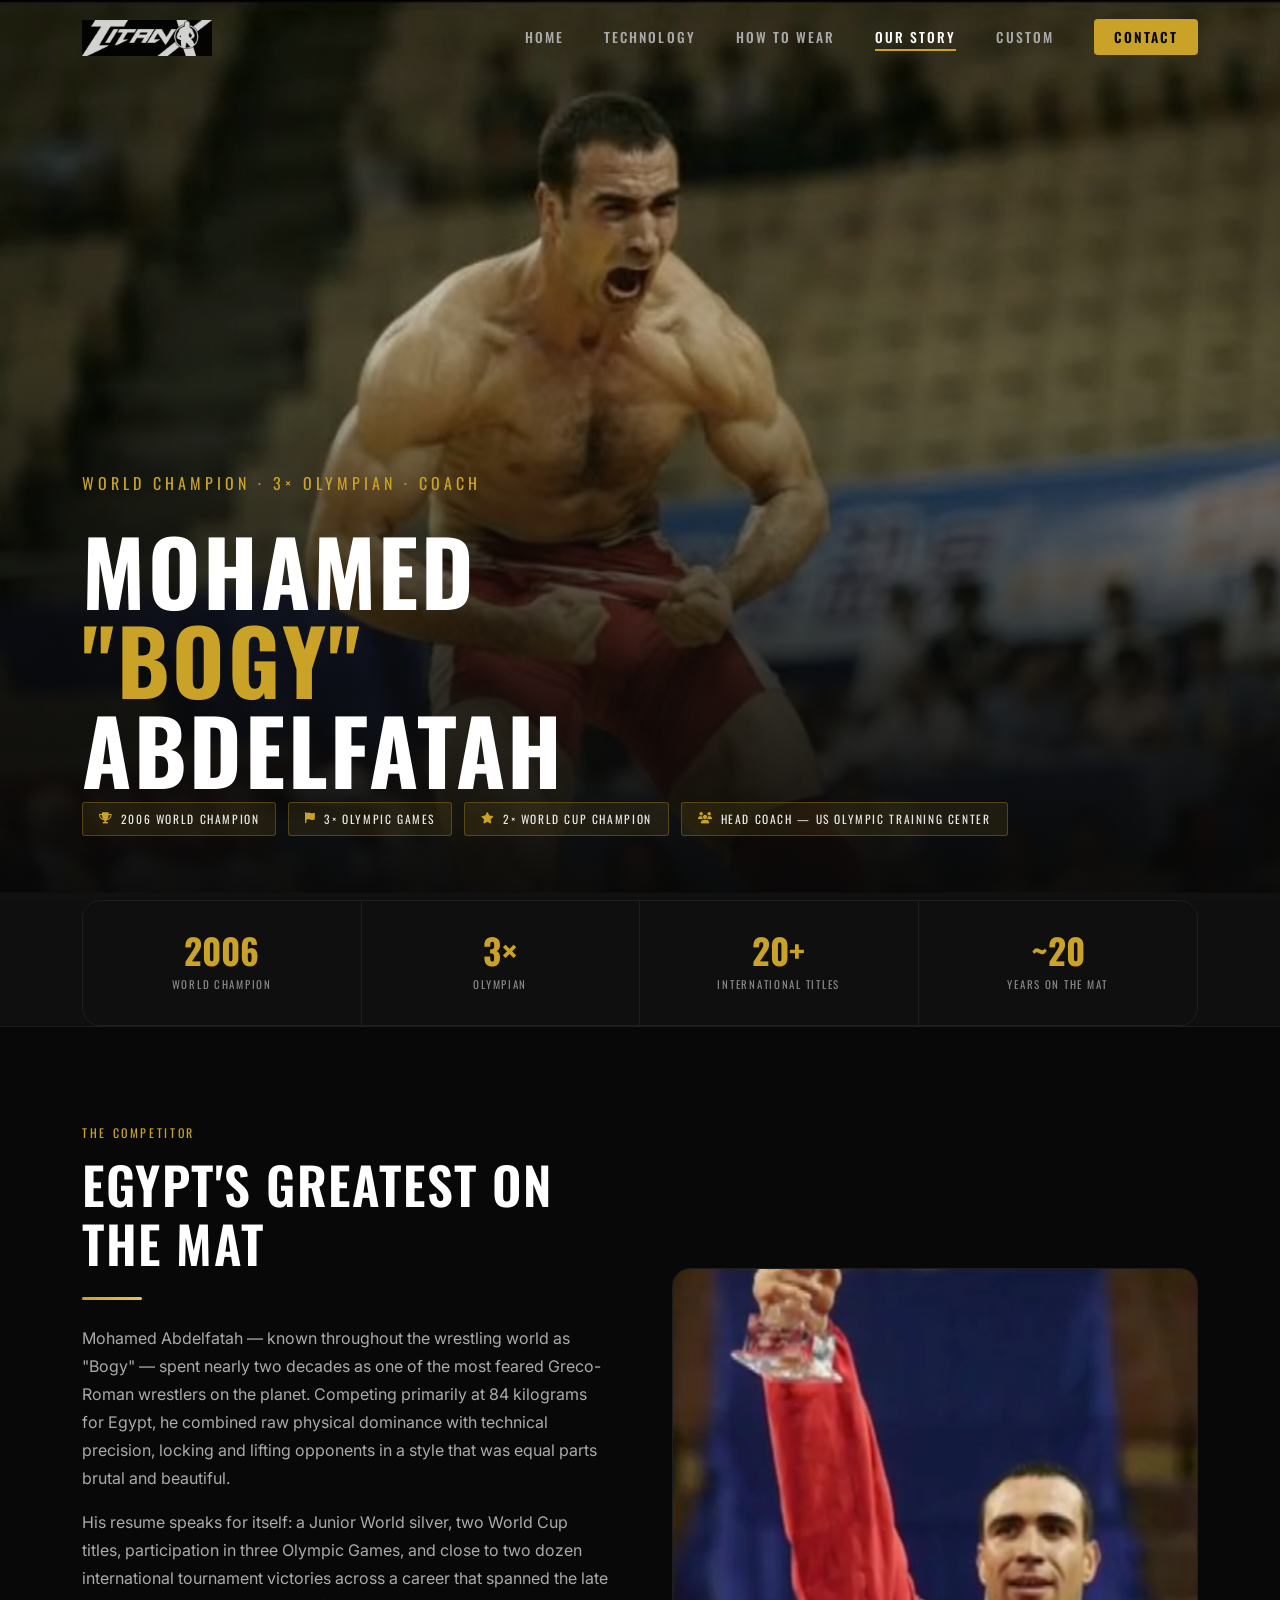
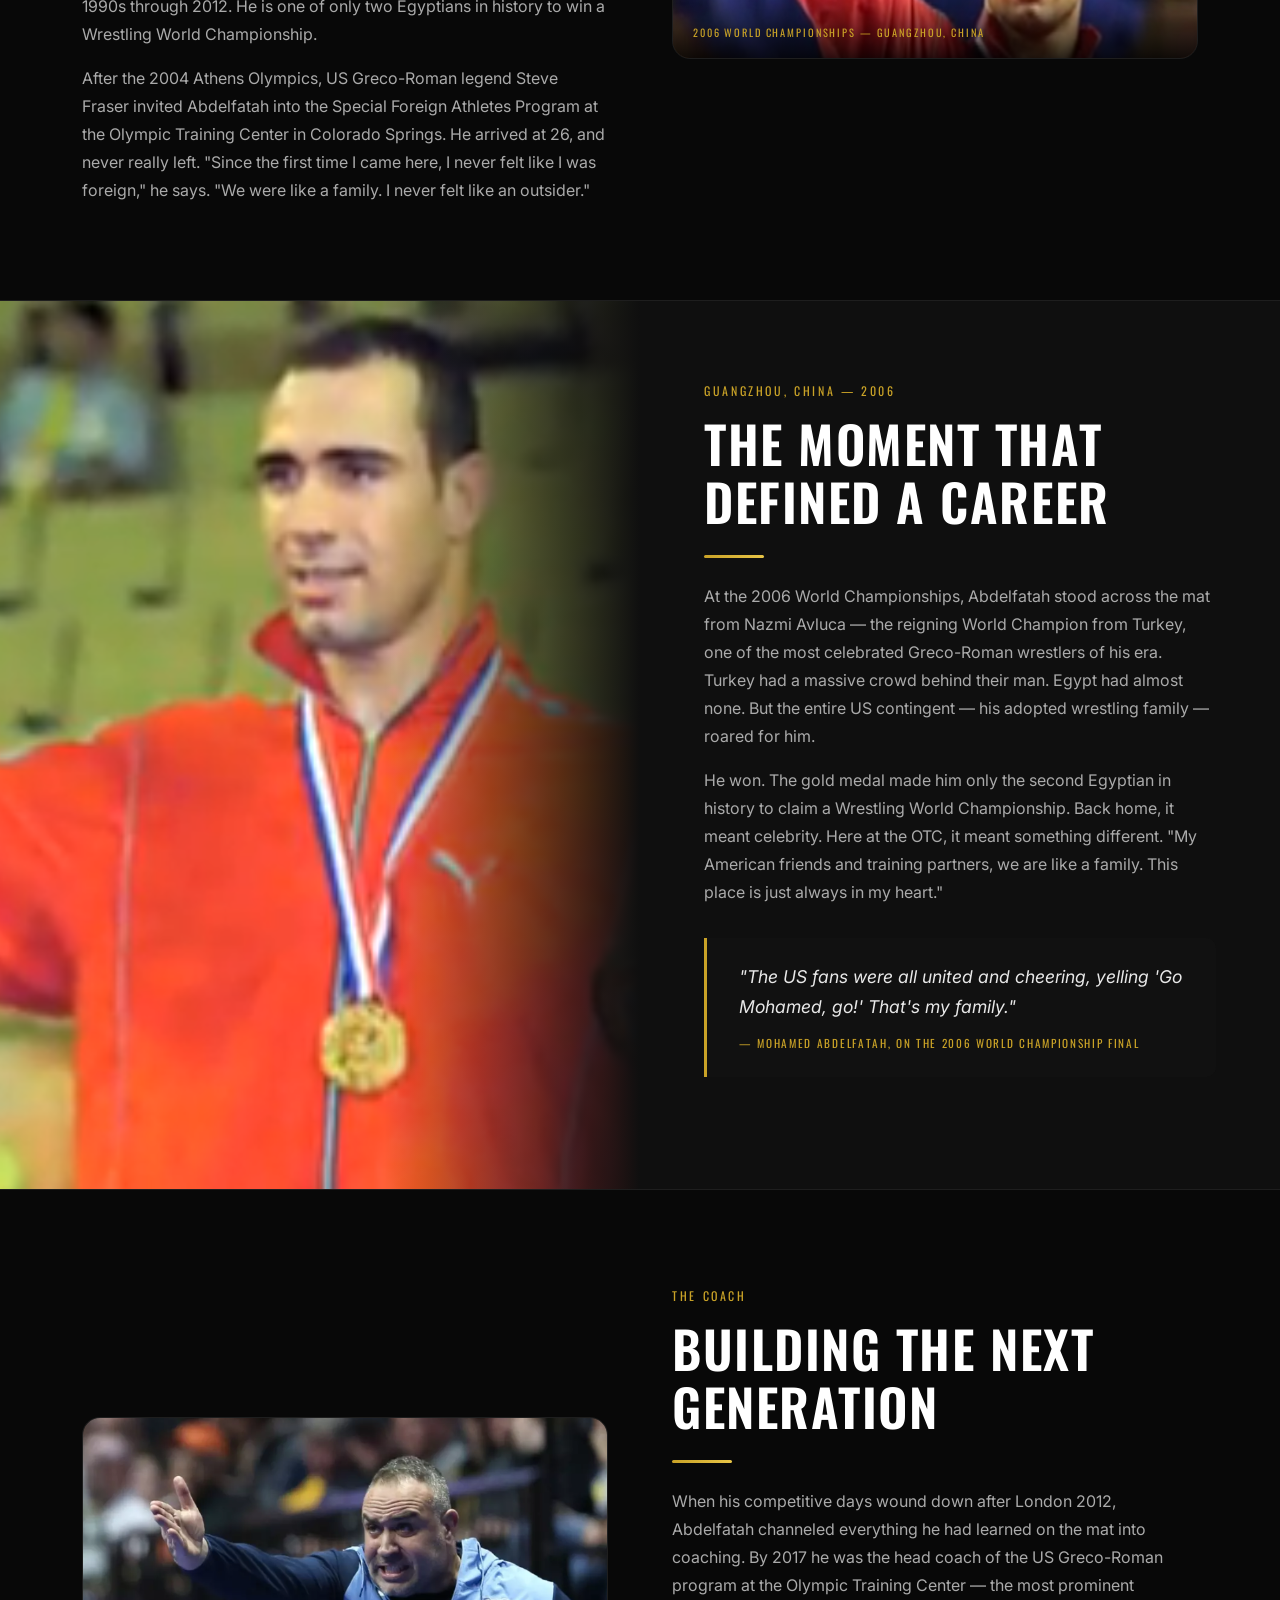
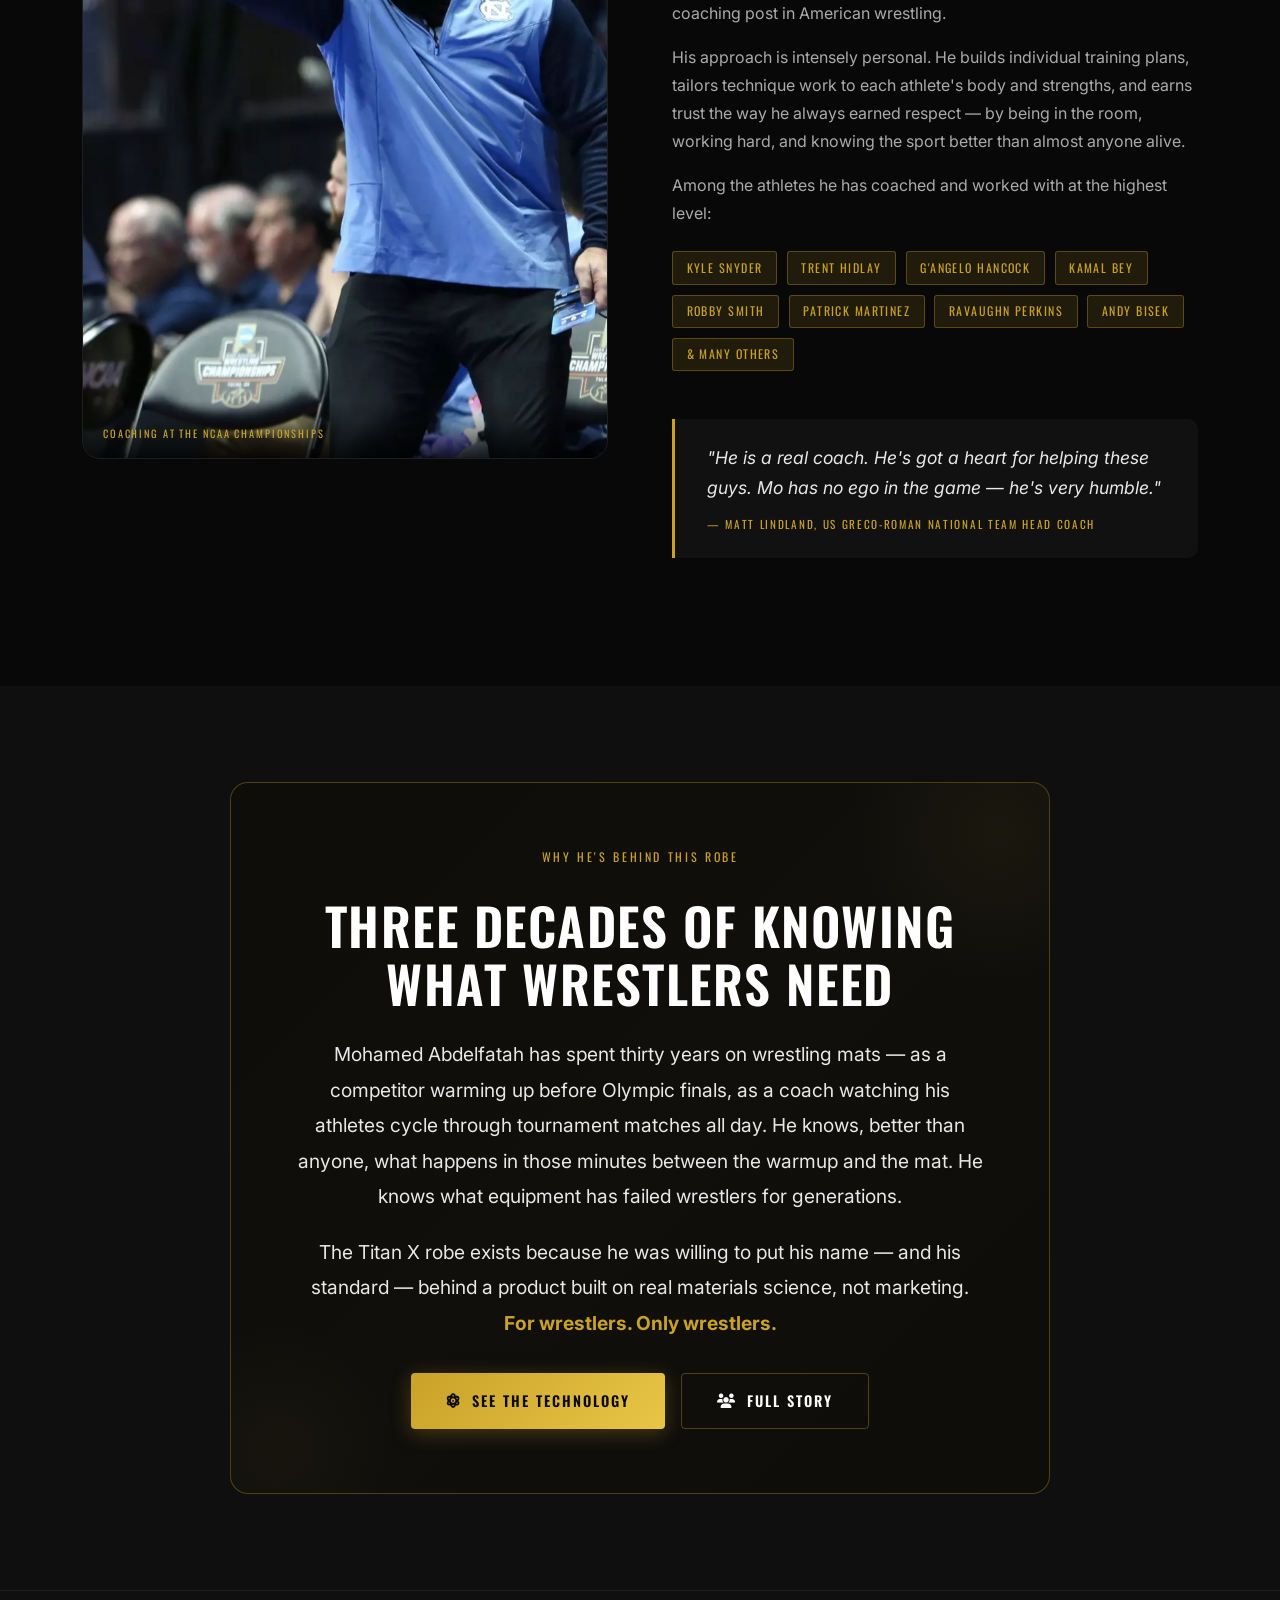
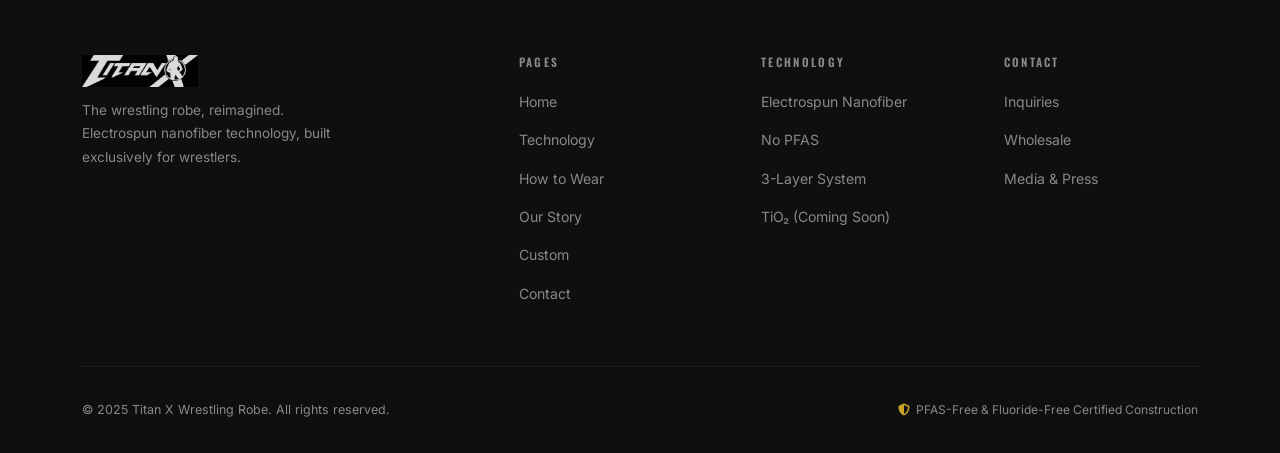
<file: mo.html>
<!DOCTYPE html>
<html lang="en">
<head>
  <meta charset="UTF-8">
  <meta name="viewport" content="width=device-width, initial-scale=1.0">
  <title>Mohamed Abdelfatah — Titan X Wrestling Robe</title>
  <meta name="description" content="The story of Mohamed Abdelfatah — 2006 World Champion, 3-time Olympian, and head coach of the US Olympic Training Center Greco-Roman program.">
  <link rel="stylesheet" href="css/styles.css">
  <link rel="stylesheet" href="https://cdnjs.cloudflare.com/ajax/libs/font-awesome/6.5.0/css/all.min.css">
  <style>

    /* ── Bio Hero — full bleed competition photo ── */
    .bio-hero {
      position: relative;
      height: 100vh;
      min-height: 600px;
      display: flex;
      align-items: flex-end;
      overflow: hidden;
    }
    .bio-hero-img {
      position: absolute;
      inset: 0;
      width: 100%;
      height: 100%;
      object-fit: cover;
      object-position: center 20%;
      filter: grayscale(15%);
    }
    .bio-hero-overlay {
      position: absolute;
      inset: 0;
      background: linear-gradient(
        to bottom,
        rgba(8,8,8,0.15) 0%,
        rgba(8,8,8,0.25) 40%,
        rgba(8,8,8,0.80) 75%,
        rgba(8,8,8,0.97) 100%
      );
    }
    .bio-hero-content {
      position: relative;
      z-index: 2;
      padding: 0 0 4rem;
      width: 100%;
    }
    .bio-hero-content h1 {
      font-size: clamp(3rem, 7vw, 6.5rem);
      line-height: 1;
      margin-bottom: 0.5rem;
    }
    .bio-hero-content h1 span { color: var(--gold); }
    .bio-hero-subtitle {
      font-family: var(--heading);
      font-size: clamp(0.8rem, 1.5vw, 1rem);
      letter-spacing: 0.25em;
      text-transform: uppercase;
      color: var(--gold);
      margin-bottom: 1.75rem;
    }
    .bio-hero-pills {
      display: flex;
      flex-wrap: wrap;
      gap: 0.75rem;
    }
    .bio-pill {
      display: inline-flex;
      align-items: center;
      gap: 0.45rem;
      background: rgba(201,162,39,0.1);
      border: 1px solid rgba(201,162,39,0.3);
      color: var(--off-white);
      font-family: var(--heading);
      font-size: 0.72rem;
      letter-spacing: 0.14em;
      text-transform: uppercase;
      padding: 0.4rem 1rem;
      border-radius: 3px;
    }
    .bio-pill i { color: var(--gold); font-size: 0.7rem; }

    /* ── Photo + text split ── */
    .bio-photo {
      width: 100%;
      border-radius: var(--radius-lg);
      overflow: hidden;
      border: 1px solid var(--border);
      position: relative;
    }
    .bio-photo img {
      width: 100%;
      display: block;
      transition: transform 0.6s var(--ease);
    }
    .bio-photo:hover img { transform: scale(1.02); }
    .bio-photo-caption {
      position: absolute;
      bottom: 0; left: 0; right: 0;
      background: linear-gradient(to top, rgba(0,0,0,0.8), transparent);
      padding: 1.5rem 1.25rem 1rem;
      font-family: var(--heading);
      font-size: 0.65rem;
      letter-spacing: 0.18em;
      text-transform: uppercase;
      color: var(--gold);
    }

    /* ── Achievement badges row ── */
    .achievement-row {
      display: grid;
      grid-template-columns: repeat(4, 1fr);
      gap: 0;
      border: 1px solid var(--border);
      border-radius: var(--radius-lg);
      overflow: hidden;
    }
    .ach-cell {
      padding: 2rem 1.5rem;
      text-align: center;
      border-right: 1px solid var(--border);
      position: relative;
      transition: background 0.3s;
    }
    .ach-cell:last-child { border-right: none; }
    .ach-cell:hover { background: var(--card-hover); }
    .ach-cell::before {
      content: '';
      position: absolute;
      top: 0; left: 0; right: 0;
      height: 2px;
      background: linear-gradient(90deg, transparent, var(--gold), transparent);
      opacity: 0;
      transition: opacity 0.3s;
    }
    .ach-cell:hover::before { opacity: 1; }
    .ach-value {
      font-family: var(--heading);
      font-size: 2.2rem;
      font-weight: 700;
      color: var(--gold);
      line-height: 1;
      margin-bottom: 0.4rem;
    }
    .ach-label {
      font-family: var(--heading);
      font-size: 0.68rem;
      letter-spacing: 0.16em;
      text-transform: uppercase;
      color: var(--gray);
    }

    /* ── The 2006 section — full-bleed dark with image ── */
    .worlds-section {
      background: var(--bg-2);
      border-top: 1px solid var(--border);
      border-bottom: 1px solid var(--border);
    }
    .worlds-grid {
      display: grid;
      grid-template-columns: 1fr 1fr;
      gap: 0;
      min-height: 520px;
    }
    .worlds-image-panel {
      position: relative;
      overflow: hidden;
      min-height: 400px;
    }
    .worlds-image-panel img {
      width: 100%;
      height: 100%;
      object-fit: cover;
      object-position: center top;
      display: block;
      transition: transform 0.6s var(--ease);
    }
    .worlds-image-panel:hover img { transform: scale(1.03); }
    .worlds-image-panel::after {
      content: '';
      position: absolute;
      inset: 0;
      background: linear-gradient(to right, transparent 60%, var(--bg-2));
      pointer-events: none;
    }
    .worlds-text-panel {
      padding: 5rem 4rem;
      display: flex;
      flex-direction: column;
      justify-content: center;
    }

    /* ── Coaching section ── */
    .coached-names {
      display: flex;
      flex-wrap: wrap;
      gap: 0.6rem;
      margin-top: 1.5rem;
    }
    .coached-tag {
      font-family: var(--heading);
      font-size: 0.75rem;
      letter-spacing: 0.12em;
      text-transform: uppercase;
      background: var(--gold-dim);
      border: 1px solid var(--border-gold);
      color: var(--gold);
      padding: 0.35rem 0.85rem;
      border-radius: 3px;
    }
    .coached-tag.highlight {
      background: var(--gold);
      color: var(--bg);
    }

    /* ── Pull quote ── */
    .pull-quote {
      border-left: 3px solid var(--gold);
      padding: 1.5rem 2rem;
      background: var(--card);
      border-radius: 0 var(--radius) var(--radius) 0;
      margin: 2rem 0;
    }
    .pull-quote p {
      font-size: 1.1rem;
      font-style: italic;
      color: var(--off-white);
      line-height: 1.7;
    }
    .pull-quote cite {
      display: block;
      margin-top: 0.75rem;
      font-family: var(--heading);
      font-size: 0.7rem;
      letter-spacing: 0.15em;
      text-transform: uppercase;
      color: var(--gold);
      font-style: normal;
    }

    /* ── Two-photo side-by-side ── */
    .photo-pair {
      display: grid;
      grid-template-columns: 1fr 1fr;
      gap: 1.5rem;
    }

    @media (max-width: 1024px) {
      .worlds-grid { grid-template-columns: 1fr; }
      .worlds-image-panel::after { display: none; }
      .worlds-text-panel { padding: 3rem 2rem; }
      .achievement-row { grid-template-columns: 1fr 1fr; }
      .ach-cell:nth-child(2) { border-right: none; }
      .ach-cell:nth-child(3) { border-top: 1px solid var(--border); }
      .photo-pair { grid-template-columns: 1fr; }
    }
    @media (max-width: 768px) {
      .achievement-row { grid-template-columns: 1fr 1fr; }
      .bio-hero-content h1 { font-size: 2.8rem; }
    }
  </style>
</head>
<body>

  <!-- ══════════════ NAV ══════════════ -->
  <nav class="nav">
    <div class="nav-inner">
      <a href="index.html" class="nav-logo"><img src="images/titanx-logo.jpg" alt="Titan X" class="nav-logo-img"></a>
      <ul class="nav-links">
        <li><a href="index.html">Home</a></li>
        <li><a href="technology.html">Technology</a></li>
        <li><a href="wear.html">How to Wear</a></li>
        <li><a href="story.html" class="active">Our Story</a></li>
        <li><a href="custom.html">Custom</a></li>
        <li><a href="contact.html" class="nav-cta">Contact</a></li>
      </ul>
      <button class="nav-hamburger" aria-label="Open menu" aria-expanded="false">
        <span></span>
        <span></span>
        <span></span>
      </button>
    </div>
  </nav>

  <!-- ══════════════ HERO — mo-classic ══════════════ -->
  <section class="bio-hero">
    <img src="images/mo-classic.png" alt="Mohamed Abdelfatah competing" class="bio-hero-img">
    <div class="bio-hero-overlay"></div>
    <div class="bio-hero-content">
      <div class="container">
        <div class="bio-hero-subtitle">World Champion · 3× Olympian · Coach</div>
        <h1>Mohamed<br><span>"Bogy"</span><br>Abdelfatah</h1>
        <div class="bio-hero-pills">
          <span class="bio-pill"><i class="fas fa-trophy"></i> 2006 World Champion</span>
          <span class="bio-pill"><i class="fas fa-flag"></i> 3× Olympic Games</span>
          <span class="bio-pill"><i class="fas fa-star"></i> 2× World Cup Champion</span>
          <span class="bio-pill"><i class="fas fa-users"></i> Head Coach — US Olympic Training Center</span>
        </div>
      </div>
    </div>
  </section>

  <!-- ══════════════ ACHIEVEMENT ROW ══════════════ -->
  <section style="background:var(--bg-2);border-bottom:1px solid var(--border);">
    <div class="container">
      <div class="achievement-row">
        <div class="ach-cell reveal reveal-delay-1">
          <div class="ach-value">2006</div>
          <div class="ach-label">World Champion</div>
        </div>
        <div class="ach-cell reveal reveal-delay-2">
          <div class="ach-value">3×</div>
          <div class="ach-label">Olympian</div>
        </div>
        <div class="ach-cell reveal reveal-delay-3">
          <div class="ach-value">20+</div>
          <div class="ach-label">International Titles</div>
        </div>
        <div class="ach-cell reveal reveal-delay-4">
          <div class="ach-value">~20</div>
          <div class="ach-label">Years on the Mat</div>
        </div>
      </div>
    </div>
  </section>

  <!-- ══════════════ THE COMPETITOR ══════════════ -->
  <section class="section">
    <div class="container">
      <div class="grid-2">

        <div class="reveal-left">
          <span class="section-label">The Competitor</span>
          <h2>Egypt's Greatest on the Mat</h2>
          <div class="divider"></div>
          <p>
            Mohamed Abdelfatah — known throughout the wrestling world as "Bogy" — spent nearly two
            decades as one of the most feared Greco-Roman wrestlers on the planet. Competing primarily
            at 84 kilograms for Egypt, he combined raw physical dominance with technical precision,
            locking and lifting opponents in a style that was equal parts brutal and beautiful.
          </p>
          <div class="spacer-sm"></div>
          <p>
            His resume speaks for itself: a Junior World silver, two World Cup titles, participation
            in three Olympic Games, and close to two dozen international tournament victories across
            a career that spanned the late 1990s through 2012. He is one of only two Egyptians in
            history to win a Wrestling World Championship.
          </p>
          <div class="spacer-sm"></div>
          <p>
            After the 2004 Athens Olympics, US Greco-Roman legend Steve Fraser invited Abdelfatah
            into the Special Foreign Athletes Program at the Olympic Training Center in Colorado Springs.
            He arrived at 26, and never really left. "Since the first time I came here, I never felt
            like I was foreign," he says. "We were like a family. I never felt like an outsider."
          </p>
        </div>

        <div class="reveal-right">
          <div class="bio-photo">
            <img src="images/mo-2006-words2.png" alt="Mohamed Abdelfatah raising trophy at 2006 World Championships">
            <div class="bio-photo-caption">2006 World Championships — Guangzhou, China</div>
          </div>
        </div>

      </div>
    </div>
  </section>

  <!-- ══════════════ 2006 WORLDS ══════════════ -->
  <section class="worlds-section">
    <div class="worlds-grid">

      <!-- Image panel -->
      <div class="worlds-image-panel reveal-left">
        <img src="images/mo-2006-worlds.png" alt="Mohamed Abdelfatah on the podium at the 2006 World Championships with gold medal">
      </div>

      <!-- Text panel -->
      <div class="worlds-text-panel reveal-right">
        <span class="section-label">Guangzhou, China — 2006</span>
        <h2>The Moment That Defined a Career</h2>
        <div class="divider"></div>
        <p>
          At the 2006 World Championships, Abdelfatah stood across the mat from Nazmi Avluca —
          the reigning World Champion from Turkey, one of the most celebrated Greco-Roman wrestlers
          of his era. Turkey had a massive crowd behind their man. Egypt had almost none. But the
          entire US contingent — his adopted wrestling family — roared for him.
        </p>
        <div class="spacer-sm"></div>
        <p>
          He won. The gold medal made him only the second Egyptian in history to claim a
          Wrestling World Championship. Back home, it meant celebrity. Here at the OTC, it meant
          something different. "My American friends and training partners, we are like a family.
          This place is just always in my heart."
        </p>

        <div class="pull-quote" style="margin-top:2rem;">
          <p>"The US fans were all united and cheering, yelling 'Go Mohamed, go!' That's my family."</p>
          <cite>— Mohamed Abdelfatah, on the 2006 World Championship final</cite>
        </div>
      </div>

    </div>
  </section>

  <!-- ══════════════ THE COACH ══════════════ -->
  <section class="section">
    <div class="container">
      <div class="grid-2">

        <div class="reveal-left">
          <div class="bio-photo">
            <img src="images/mo-coach.png" alt="Mohamed Abdelfatah coaching at the NCAA Championships in a UNC jacket">
            <div class="bio-photo-caption">Coaching at the NCAA Championships</div>
          </div>
        </div>

        <div class="reveal-right">
          <span class="section-label">The Coach</span>
          <h2>Building the Next Generation</h2>
          <div class="divider"></div>
          <p>
            When his competitive days wound down after London 2012, Abdelfatah channeled everything
            he had learned on the mat into coaching. By 2017 he was the head coach of the US
            Greco-Roman program at the Olympic Training Center — the most prominent coaching
            post in American wrestling.
          </p>
          <div class="spacer-sm"></div>
          <p>
            His approach is intensely personal. He builds individual training plans, tailors
            technique work to each athlete's body and strengths, and earns trust the way
            he always earned respect — by being in the room, working hard, and knowing the sport
            better than almost anyone alive.
          </p>
          <div class="spacer-sm"></div>
          <p>
            Among the athletes he has coached and worked with at the highest level:
          </p>
          <div class="coached-names">
            <span class="coached-tag">Kyle Snyder</span>
            <span class="coached-tag">Trent Hidlay</span>
            <span class="coached-tag">G'Angelo Hancock</span>
            <span class="coached-tag">Kamal Bey</span>
            <span class="coached-tag">Robby Smith</span>
            <span class="coached-tag">Patrick Martinez</span>
            <span class="coached-tag">RaVaughn Perkins</span>
            <span class="coached-tag">Andy Bisek</span>
            <span class="coached-tag">& many others</span>
          </div>
          <div class="spacer-sm"></div>
          <div class="pull-quote">
            <p>"He is a real coach. He's got a heart for helping these guys. Mo has no ego in the game — he's very humble."</p>
            <cite>— Matt Lindland, US Greco-Roman National Team Head Coach</cite>
          </div>
        </div>

      </div>
    </div>
  </section>

  <!-- ══════════════ THE ROBE CONNECTION ══════════════ -->
  <section class="section section-dark">
    <div class="container">
      <div class="mission-box reveal" style="max-width:820px;margin:0 auto;">
        <span class="section-label">Why He's Behind This Robe</span>
        <div class="spacer-sm"></div>
        <h2 style="margin-bottom:1.5rem;">Three Decades of Knowing What Wrestlers Need</h2>
        <p>
          Mohamed Abdelfatah has spent thirty years on wrestling mats — as a competitor warming up
          before Olympic finals, as a coach watching his athletes cycle through tournament matches
          all day. He knows, better than anyone, what happens in those minutes between the warmup
          and the mat. He knows what equipment has failed wrestlers for generations.
        </p>
        <div style="height:1.25rem;"></div>
        <p>
          The Titan X robe exists because he was willing to put his name — and his standard —
          behind a product built on real materials science, not marketing.
          <strong style="color:var(--gold);">For wrestlers. Only wrestlers.</strong>
        </p>
        <div class="spacer"></div>
        <div class="btn-group" style="justify-content:center;">
          <a href="technology.html" class="btn btn-gold"><i class="fas fa-atom"></i> See the Technology</a>
          <a href="story.html" class="btn btn-outline"><i class="fas fa-users"></i> Full Story</a>
        </div>
      </div>
    </div>
  </section>

  <!-- ══════════════ FOOTER ══════════════ -->
  <footer class="footer">
    <div class="container">
      <div class="footer-grid">
        <div class="footer-brand">
          <h3><img src="images/titanx-logo.jpg" alt="Titan X" style="height:32px;filter:invert(1);opacity:0.85;"></h3>
          <p>The wrestling robe, reimagined. Electrospun nanofiber technology, built exclusively for wrestlers.</p>
        </div>
        <div class="footer-col">
          <h5>Pages</h5>
          <ul>
            <li><a href="index.html">Home</a></li>
            <li><a href="technology.html">Technology</a></li>
            <li><a href="wear.html">How to Wear</a></li>
            <li><a href="story.html">Our Story</a></li>
            <li><a href="custom.html">Custom</a></li>
            <li><a href="contact.html">Contact</a></li>
          </ul>
        </div>
        <div class="footer-col">
          <h5>Technology</h5>
          <ul>
            <li><a href="technology.html#nanofiber">Electrospun Nanofiber</a></li>
            <li><a href="technology.html#pfas">No PFAS</a></li>
            <li><a href="technology.html#layers">3-Layer System</a></li>
            <li><a href="technology.html#tio2">TiO₂ (Coming Soon)</a></li>
          </ul>
        </div>
        <div class="footer-col">
          <h5>Contact</h5>
          <ul>
            <li><a href="contact.html">Inquiries</a></li>
            <li><a href="contact.html">Wholesale</a></li>
            <li><a href="contact.html">Media &amp; Press</a></li>
          </ul>
        </div>
      </div>
      <div class="footer-bottom">
        <p>&copy; 2025 Titan X Wrestling Robe. All rights reserved.</p>
        <div class="footer-pfas-note">
          <i class="fas fa-shield-alt"></i>
          PFAS-Free &amp; Fluoride-Free Certified Construction
        </div>
      </div>
    </div>
  </footer>

  <script src="js/script.js"></script>
</body>
</html>
</file>
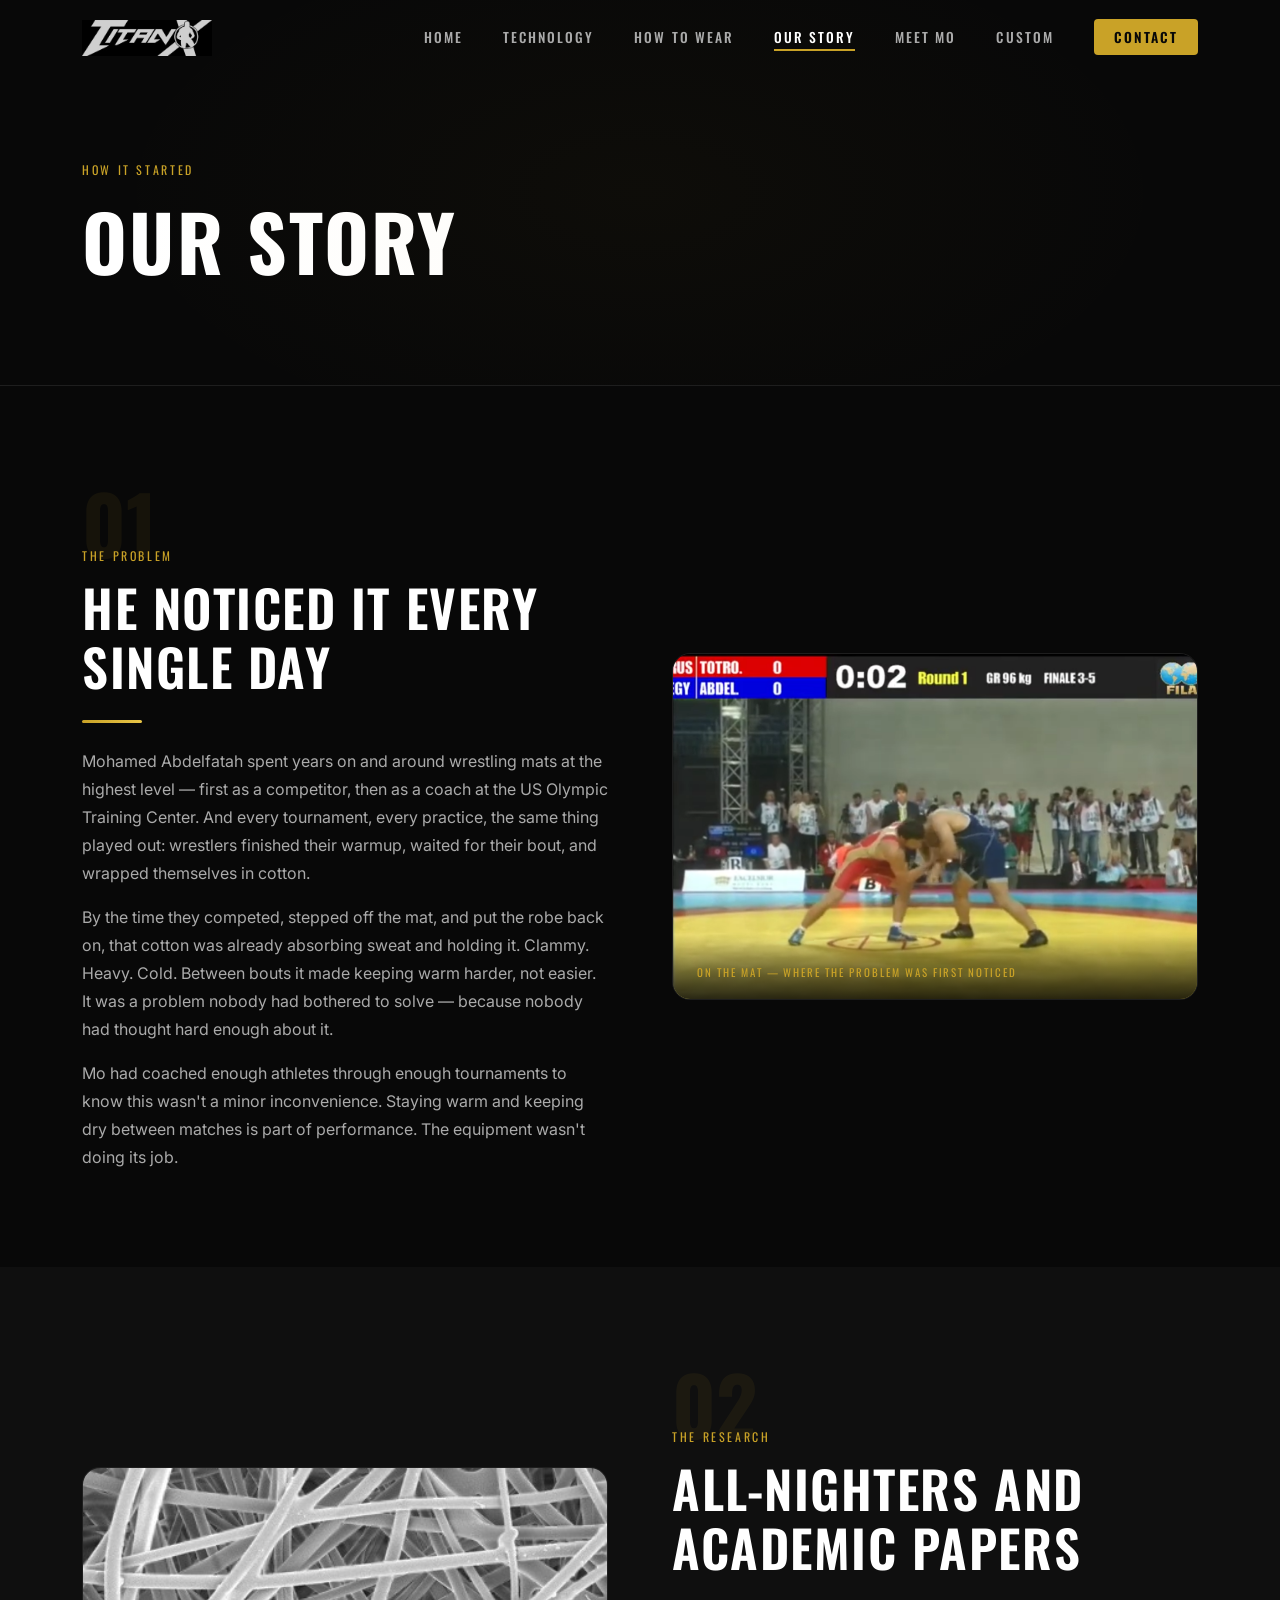
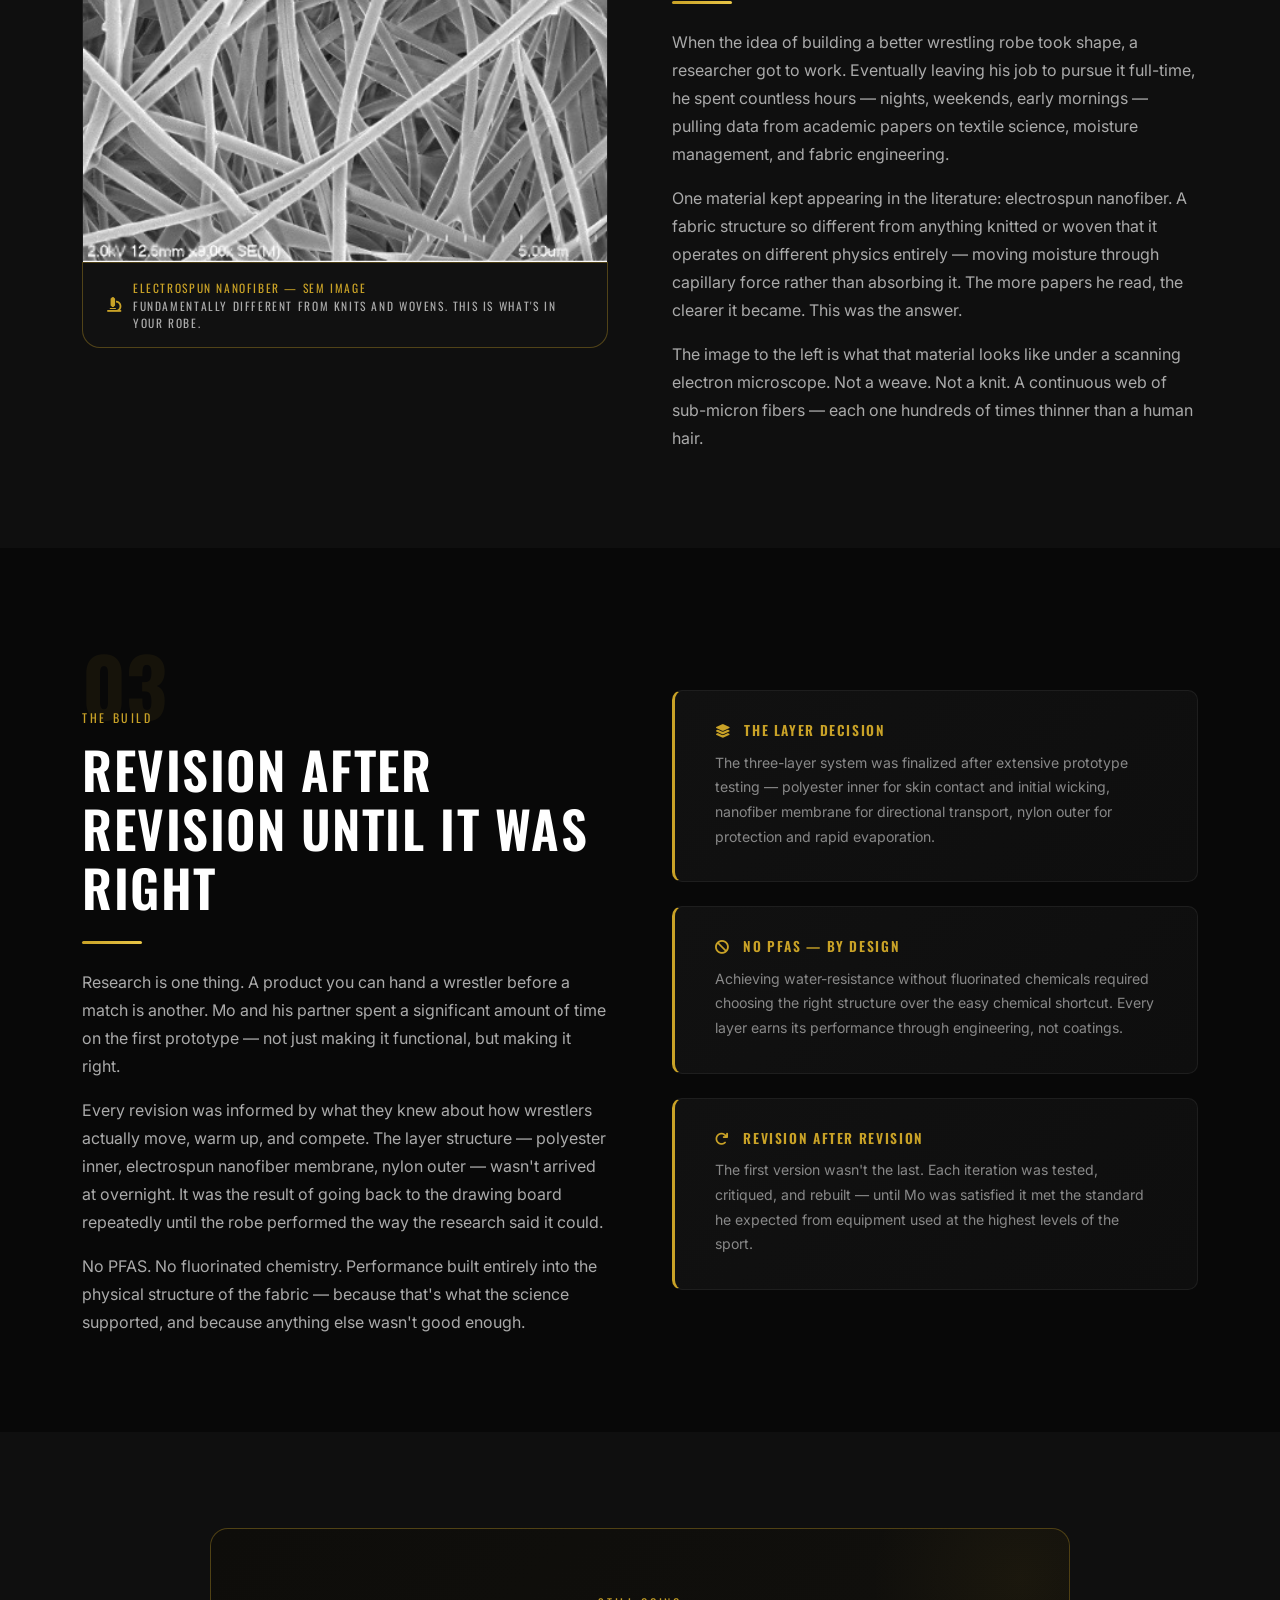
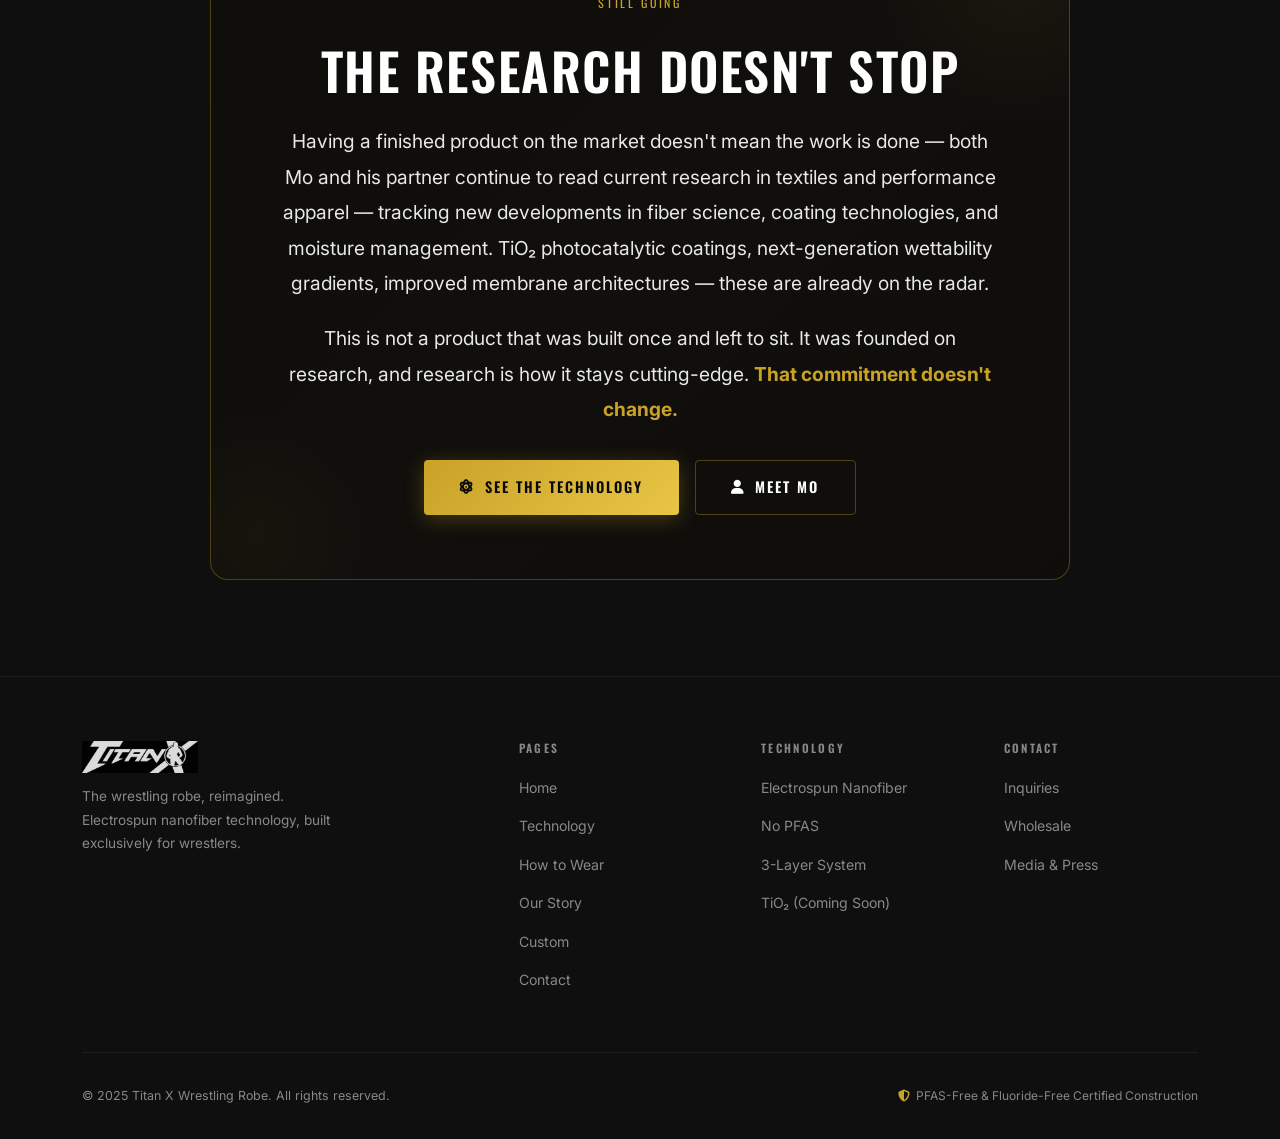
<file: story.html>
<!DOCTYPE html>
<html lang="en">
<head>
  <meta charset="UTF-8">
  <meta name="viewport" content="width=device-width, initial-scale=1.0">
  <title>Our Story — Titan X Wrestling Robe</title>
  <meta name="description" content="How the Titan X Wrestling Robe came to be — from a problem noticed on the mat to months of research, prototypes, and revisions.">
  <link rel="stylesheet" href="css/styles.css">
  <link rel="stylesheet" href="https://cdnjs.cloudflare.com/ajax/libs/font-awesome/6.5.0/css/all.min.css">
  <style>
    .story-img {
      width: 100%;
      border-radius: var(--radius-lg);
      overflow: hidden;
      border: 1px solid var(--border);
      position: relative;
    }
    .story-img img {
      width: 100%;
      display: block;
      transition: transform 0.5s var(--ease);
    }
    .story-img:hover img { transform: scale(1.02); }
    .story-img-caption {
      position: absolute;
      bottom: 0; left: 0; right: 0;
      background: linear-gradient(to top, rgba(0,0,0,0.82), transparent);
      padding: 2rem 1.5rem 1.1rem;
      font-family: var(--heading);
      font-size: 0.68rem;
      letter-spacing: 0.18em;
      text-transform: uppercase;
      color: var(--gold);
    }
    .story-number {
      font-family: var(--heading);
      font-size: 5rem;
      font-weight: 700;
      color: var(--gold);
      opacity: 0.07;
      line-height: 1;
      margin-bottom: -1rem;
    }
    .microscope-label {
      background: var(--card);
      border: 1px solid var(--border-gold);
      border-radius: 0 0 var(--radius-lg) var(--radius-lg);
      padding: 1rem 1.5rem;
      display: flex;
      align-items: center;
      gap: 0.75rem;
    }
    .microscope-label i { color: var(--gold); font-size: 0.9rem; flex-shrink:0; }
    .microscope-label p {
      font-family: var(--heading);
      font-size: 0.72rem;
      letter-spacing: 0.14em;
      text-transform: uppercase;
      color: var(--light-gray);
      margin: 0;
      line-height: 1.5;
    }
    .microscope-label span { color: var(--gold); }
  </style>
</head>
<body>

  <!-- ══════════════ NAV ══════════════ -->
  <nav class="nav">
    <div class="nav-inner">
      <a href="index.html" class="nav-logo"><img src="images/titanx-logo.jpg" alt="Titan X" class="nav-logo-img"></a>
      <ul class="nav-links">
        <li><a href="index.html">Home</a></li>
        <li><a href="technology.html">Technology</a></li>
        <li><a href="wear.html">How to Wear</a></li>
        <li><a href="story.html" class="active">Our Story</a></li>
        <li><a href="mo.html">Meet Mo</a></li>
        <li><a href="custom.html">Custom</a></li>
        <li><a href="contact.html" class="nav-cta">Contact</a></li>
      </ul>
      <button class="nav-hamburger" aria-label="Open menu" aria-expanded="false">
        <span></span>
        <span></span>
        <span></span>
      </button>
    </div>
  </nav>

  <!-- ══════════════ PAGE HERO ══════════════ -->
  <section class="page-hero">
    <div class="container">
      <div class="page-hero-content" style="max-width:720px;">
        <span class="section-label">How It Started</span>
        <h1>Our Story</h1>
      </div>
    </div>
  </section>

  <!-- ══════════════ SECTION 1: THE PROBLEM ══════════════ -->
  <section class="section">
    <div class="container">
      <div class="grid-2">

        <div class="reveal-left">
          <div class="story-number">01</div>
          <span class="section-label">The Problem</span>
          <h2>He Noticed It Every Single Day</h2>
          <div class="divider"></div>
          <p>
            Mohamed Abdelfatah spent years on and around wrestling mats at the highest level —
            first as a competitor, then as a coach at the US Olympic Training Center.
            And every tournament, every practice, the same thing played out:
            wrestlers finished their warmup, waited for their bout, and wrapped themselves in cotton.
          </p>
          <div class="spacer-sm"></div>
          <p>
            By the time they competed, stepped off the mat, and put the robe back on,
            that cotton was already absorbing sweat and holding it. Clammy. Heavy. Cold.
            Between bouts it made keeping warm harder, not easier.
            It was a problem nobody had bothered to solve — because nobody had thought hard enough about it.
          </p>
          <div class="spacer-sm"></div>
          <p>
            Mo had coached enough athletes through enough tournaments to know this wasn't
            a minor inconvenience. Staying warm and keeping dry between matches is part of performance.
            The equipment wasn't doing its job.
          </p>
        </div>

        <div class="reveal-right">
          <div class="story-img">
            <img src="images/mo-2006-worlds3.png" alt="Mohamed Abdelfatah competing">
            <div class="story-img-caption">On the mat — where the problem was first noticed</div>
          </div>
        </div>

      </div>
    </div>
  </section>

  <!-- ══════════════ SECTION 2: THE RESEARCH ══════════════ -->
  <section class="section section-dark">
    <div class="container">
      <div class="grid-2">

        <div class="reveal-left" style="order:2;">
          <div class="story-number">02</div>
          <span class="section-label">The Research</span>
          <h2>All-Nighters and Academic Papers</h2>
          <div class="divider"></div>
          <p>
            When the idea of building a better wrestling robe took shape, a researcher
            got to work. Eventually leaving his job to pursue it full-time, he spent
            countless hours — nights, weekends, early mornings — pulling data from
            academic papers on textile science, moisture management, and fabric engineering.
          </p>
          <div class="spacer-sm"></div>
          <p>
            One material kept appearing in the literature: electrospun nanofiber.
            A fabric structure so different from anything knitted or woven that it
            operates on different physics entirely — moving moisture through capillary
            force rather than absorbing it. The more papers he read, the clearer it became.
            This was the answer.
          </p>
          <div class="spacer-sm"></div>
          <p>
            The image to the left is what that material looks like under a scanning
            electron microscope. Not a weave. Not a knit. A continuous web of
            sub-micron fibers — each one hundreds of times thinner than a human hair.
          </p>
        </div>

        <div class="reveal-right" style="order:1;">
          <div>
            <div class="story-img" style="border-radius:var(--radius-lg) var(--radius-lg) 0 0;border-bottom:none;">
              <img src="images/electrospun-microscope.jpg" alt="Electrospun nanofiber under scanning electron microscope">
            </div>
            <div class="microscope-label">
              <i class="fas fa-microscope"></i>
              <p>
                <span>Electrospun Nanofiber — SEM Image</span><br>
                Fundamentally different from knits and wovens. This is what's in your robe.
              </p>
            </div>
          </div>
        </div>

      </div>
    </div>
  </section>

  <!-- ══════════════ SECTION 3: THE BUILD ══════════════ -->
  <section class="section">
    <div class="container">
      <div class="grid-2">

        <div class="reveal-left">
          <div class="story-number">03</div>
          <span class="section-label">The Build</span>
          <h2>Revision After Revision Until It Was Right</h2>
          <div class="divider"></div>
          <p>
            Research is one thing. A product you can hand a wrestler before a match
            is another. Mo and his partner spent a significant amount of time on
            the first prototype — not just making it functional, but making it right.
          </p>
          <div class="spacer-sm"></div>
          <p>
            Every revision was informed by what they knew about how wrestlers actually
            move, warm up, and compete. The layer structure — polyester inner,
            electrospun nanofiber membrane, nylon outer — wasn't arrived at overnight.
            It was the result of going back to the drawing board repeatedly until the
            robe performed the way the research said it could.
          </p>
          <div class="spacer-sm"></div>
          <p>
            No PFAS. No fluorinated chemistry. Performance built entirely into the
            physical structure of the fabric — because that's what the science supported,
            and because anything else wasn't good enough.
          </p>
        </div>

        <div class="reveal-right">
          <div style="display:flex;flex-direction:column;gap:1.5rem;">
            <div class="info-box">
              <h4><i class="fas fa-layer-group" style="margin-right:0.5rem;"></i> The Layer Decision</h4>
              <p>
                The three-layer system was finalized after extensive prototype testing —
                polyester inner for skin contact and initial wicking, nanofiber membrane
                for directional transport, nylon outer for protection and rapid evaporation.
              </p>
            </div>
            <div class="info-box">
              <h4><i class="fas fa-ban" style="margin-right:0.5rem;"></i> No PFAS — By Design</h4>
              <p>
                Achieving water-resistance without fluorinated chemicals required
                choosing the right structure over the easy chemical shortcut.
                Every layer earns its performance through engineering, not coatings.
              </p>
            </div>
            <div class="info-box">
              <h4><i class="fas fa-redo" style="margin-right:0.5rem;"></i> Revision After Revision</h4>
              <p>
                The first version wasn't the last. Each iteration was tested,
                critiqued, and rebuilt — until Mo was satisfied it met the standard
                he expected from equipment used at the highest levels of the sport.
              </p>
            </div>
          </div>
        </div>

      </div>
    </div>
  </section>

  <!-- ══════════════ SECTION 4: STILL AT IT ══════════════ -->
  <section class="section section-dark">
    <div class="container">
      <div class="mission-box reveal" style="max-width:860px;margin:0 auto;">
        <span class="section-label">Still Going</span>
        <div class="spacer-sm"></div>
        <h2 style="margin-bottom:1.5rem;">The Research Doesn't Stop</h2>
        <p>
          Having a finished product on the market doesn't mean the work is done — both Mo and his partner
          continue to read current research in textiles and performance apparel —
          tracking new developments in fiber science, coating technologies, and
          moisture management. TiO₂ photocatalytic coatings, next-generation
          wettability gradients, improved membrane architectures — these are already
          on the radar.
        </p>
        <div style="height:1.2rem;"></div>
        <p>
          This is not a product that was built once and left to sit.
          It was founded on research, and research is how it stays cutting-edge.
          <strong style="color:var(--gold);">That commitment doesn't change.</strong>
        </p>
        <div class="spacer"></div>
        <div class="btn-group" style="justify-content:center;">
          <a href="technology.html" class="btn btn-gold"><i class="fas fa-atom"></i> See the Technology</a>
          <a href="mo.html" class="btn btn-outline"><i class="fas fa-user"></i> Meet Mo</a>
        </div>
      </div>
    </div>
  </section>

  <!-- ══════════════ FOOTER ══════════════ -->
  <footer class="footer">
    <div class="container">
      <div class="footer-grid">
        <div class="footer-brand">
          <h3><img src="images/titanx-logo.jpg" alt="Titan X" style="height:32px;filter:invert(1);opacity:0.85;"></h3>
          <p>The wrestling robe, reimagined. Electrospun nanofiber technology, built exclusively for wrestlers.</p>
        </div>
        <div class="footer-col">
          <h5>Pages</h5>
          <ul>
            <li><a href="index.html">Home</a></li>
            <li><a href="technology.html">Technology</a></li>
            <li><a href="wear.html">How to Wear</a></li>
            <li><a href="story.html">Our Story</a></li>
            <li><a href="custom.html">Custom</a></li>
            <li><a href="contact.html">Contact</a></li>
          </ul>
        </div>
        <div class="footer-col">
          <h5>Technology</h5>
          <ul>
            <li><a href="technology.html#nanofiber">Electrospun Nanofiber</a></li>
            <li><a href="technology.html#pfas">No PFAS</a></li>
            <li><a href="technology.html#layers">3-Layer System</a></li>
            <li><a href="technology.html#tio2">TiO₂ (Coming Soon)</a></li>
          </ul>
        </div>
        <div class="footer-col">
          <h5>Contact</h5>
          <ul>
            <li><a href="contact.html">Inquiries</a></li>
            <li><a href="contact.html">Wholesale</a></li>
            <li><a href="contact.html">Media &amp; Press</a></li>
          </ul>
        </div>
      </div>
      <div class="footer-bottom">
        <p>&copy; 2025 Titan X Wrestling Robe. All rights reserved.</p>
        <div class="footer-pfas-note">
          <i class="fas fa-shield-alt"></i>
          PFAS-Free &amp; Fluoride-Free Certified Construction
        </div>
      </div>
    </div>
  </footer>

  <script src="js/script.js"></script>
</body>
</html>
</file>
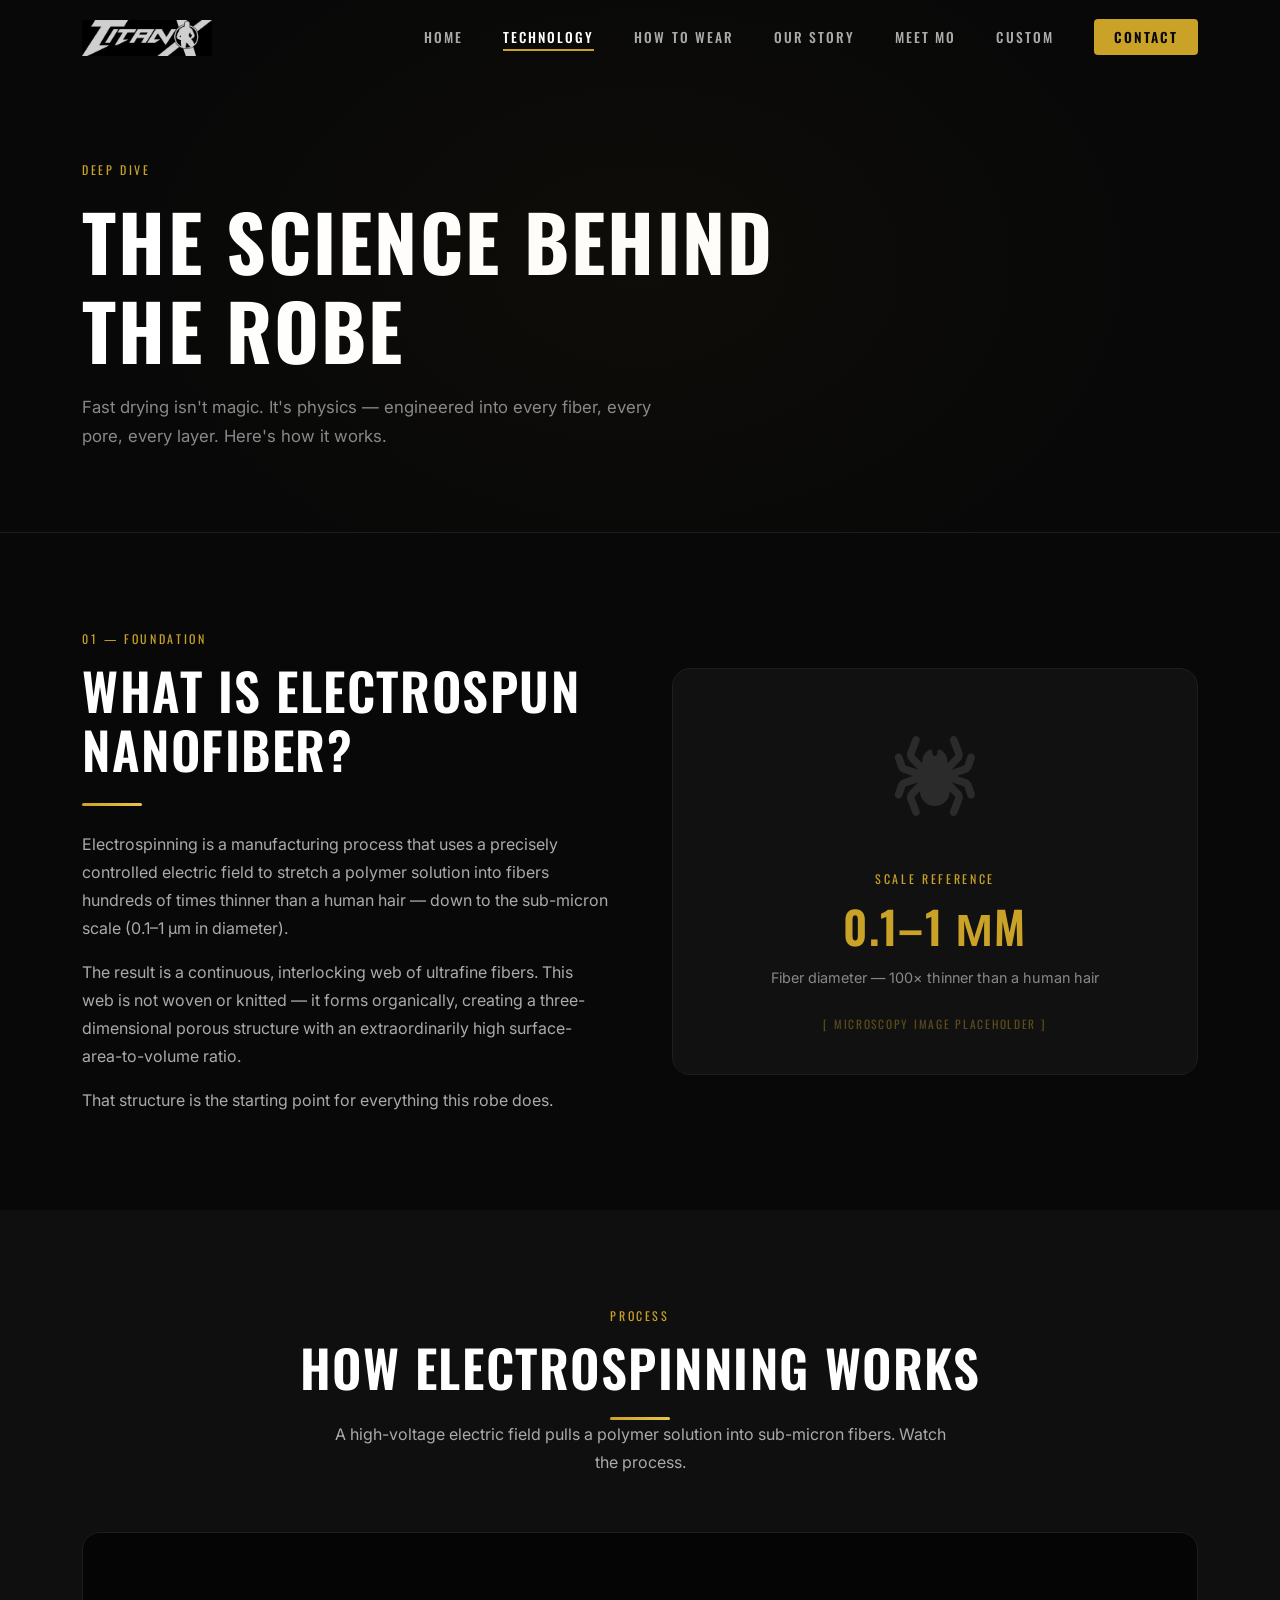
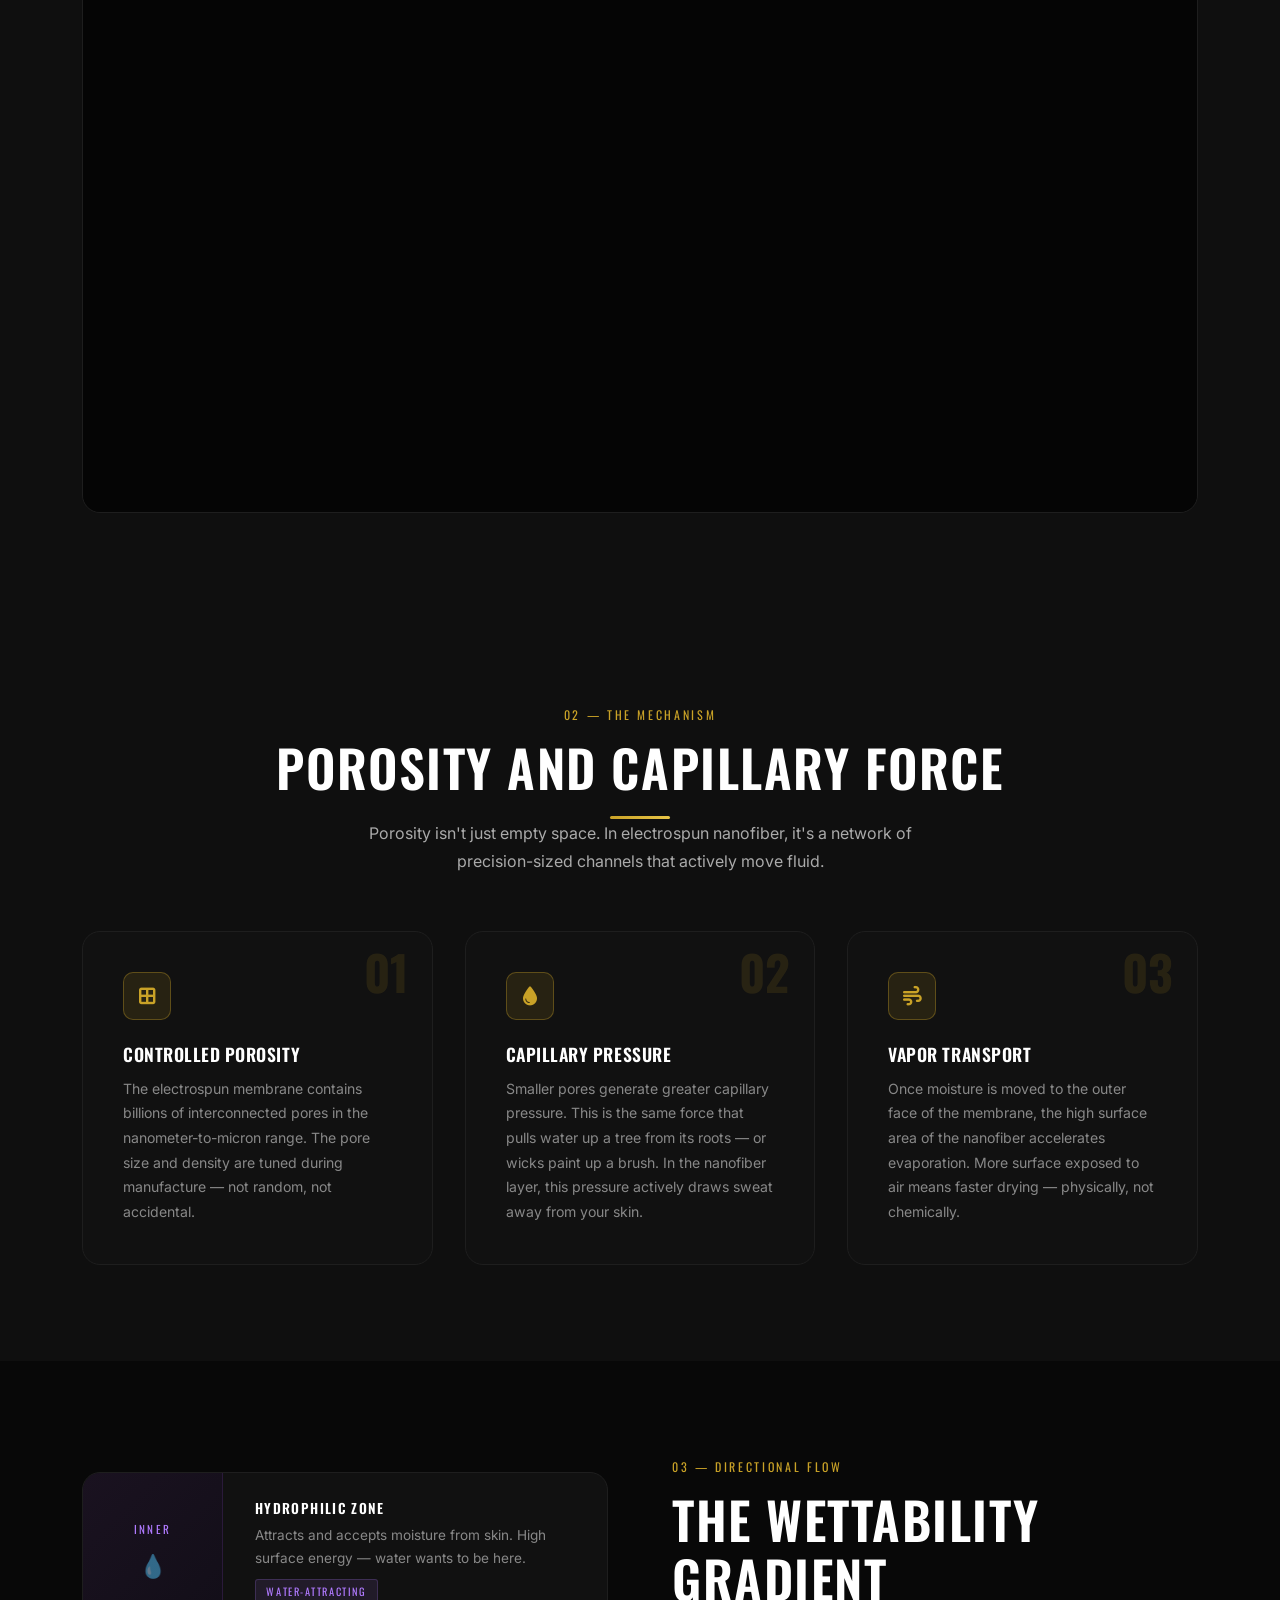
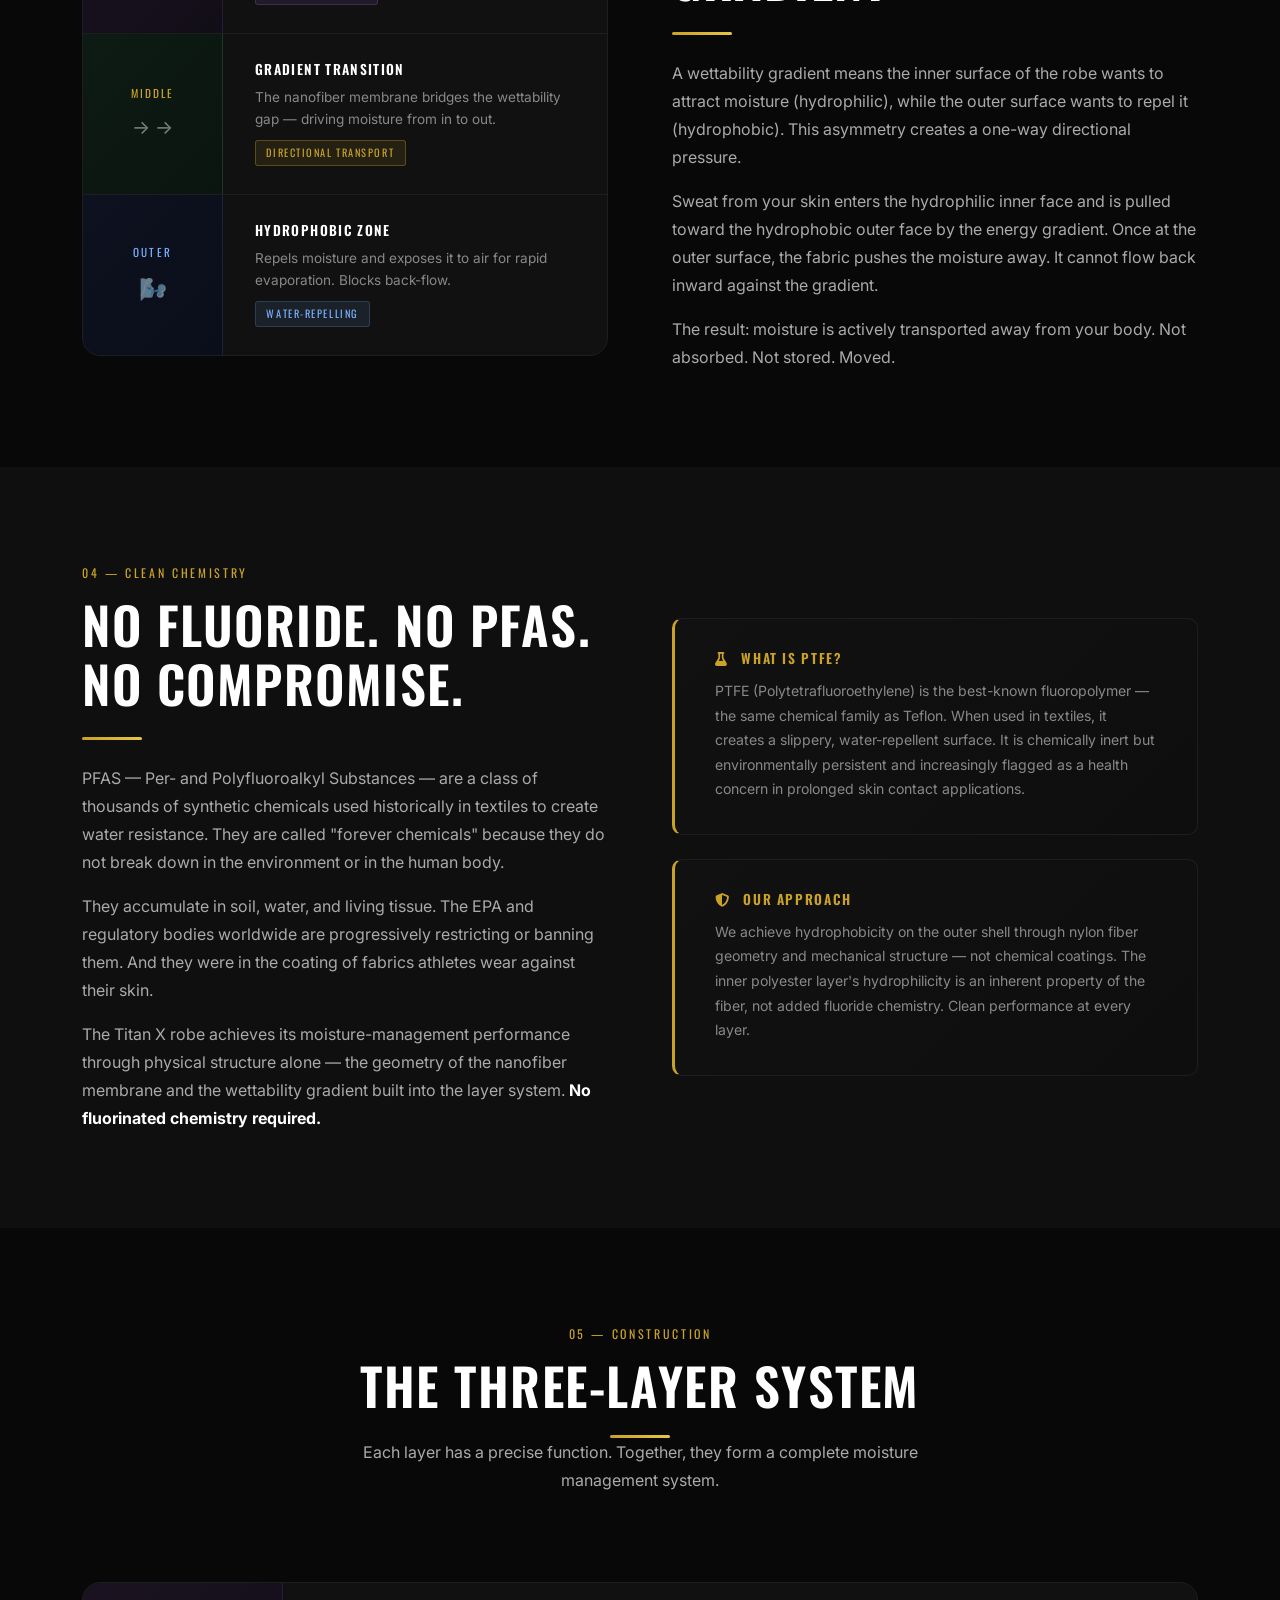
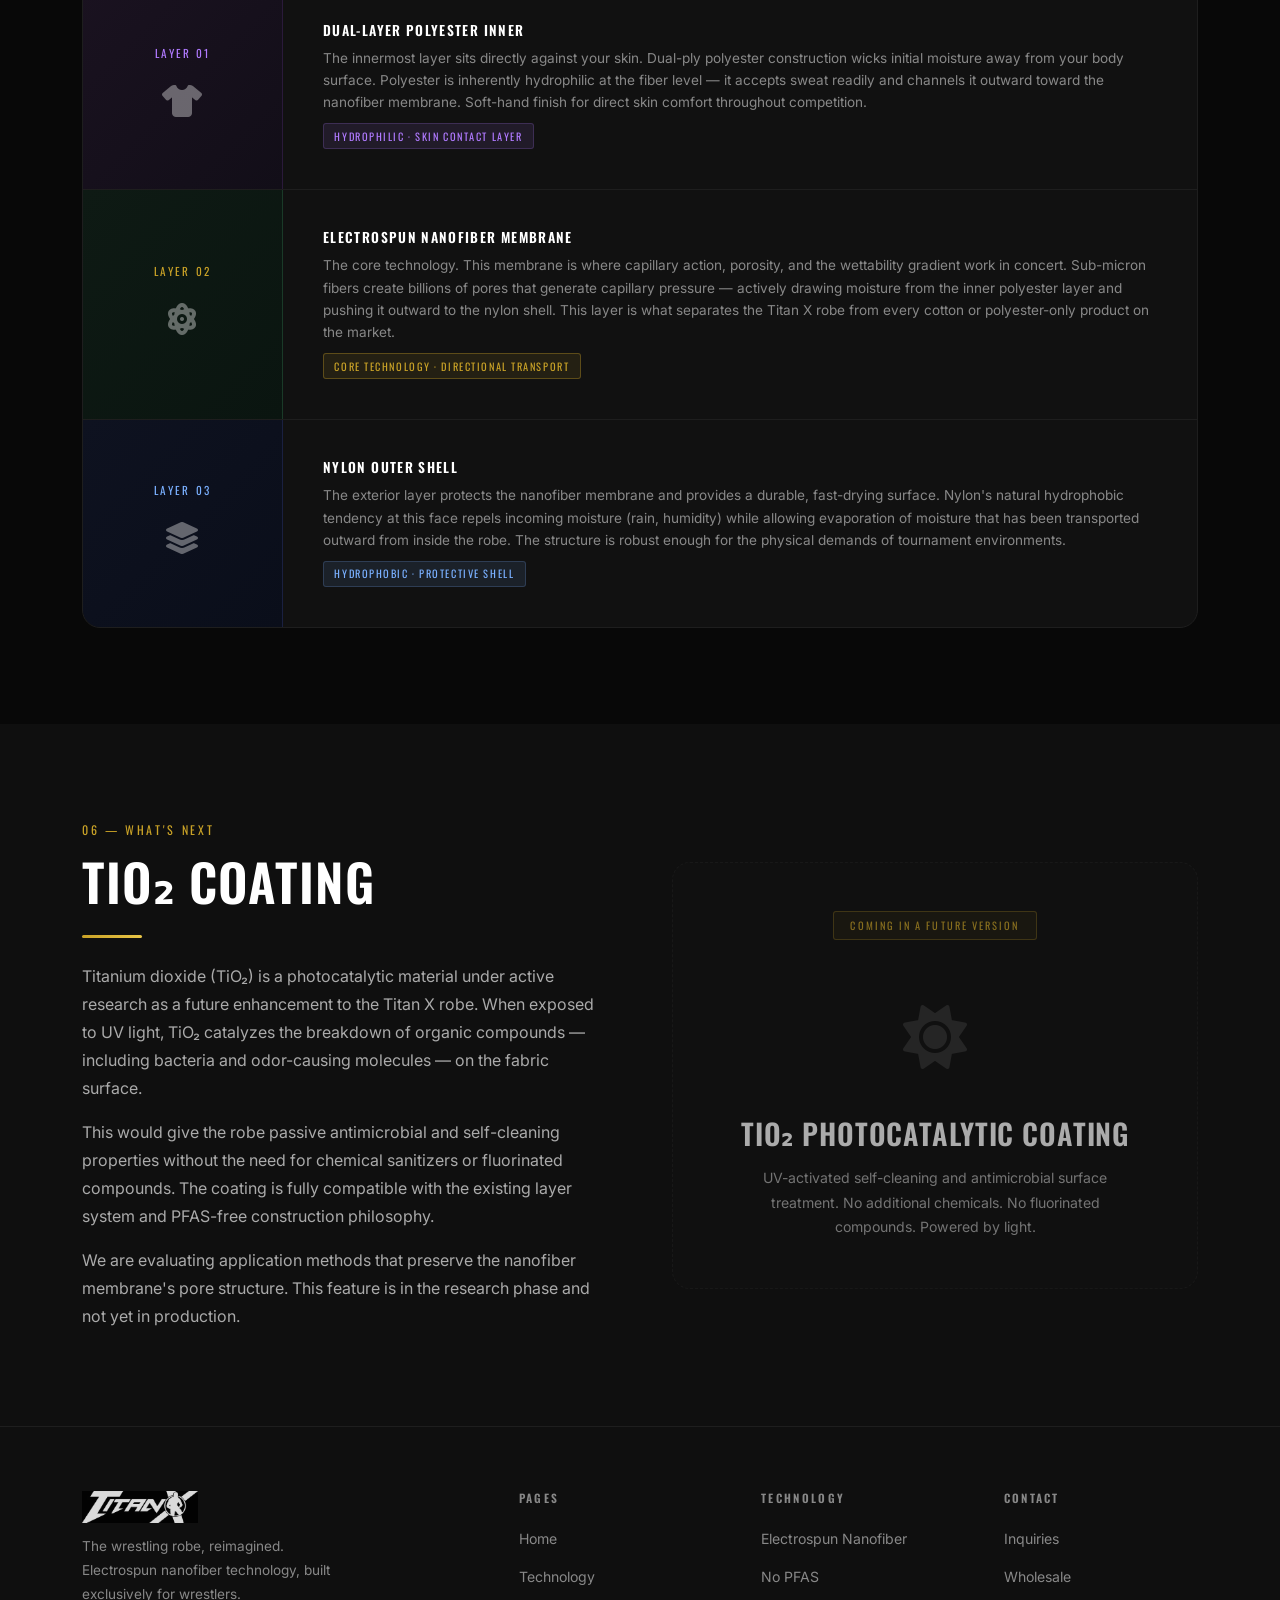
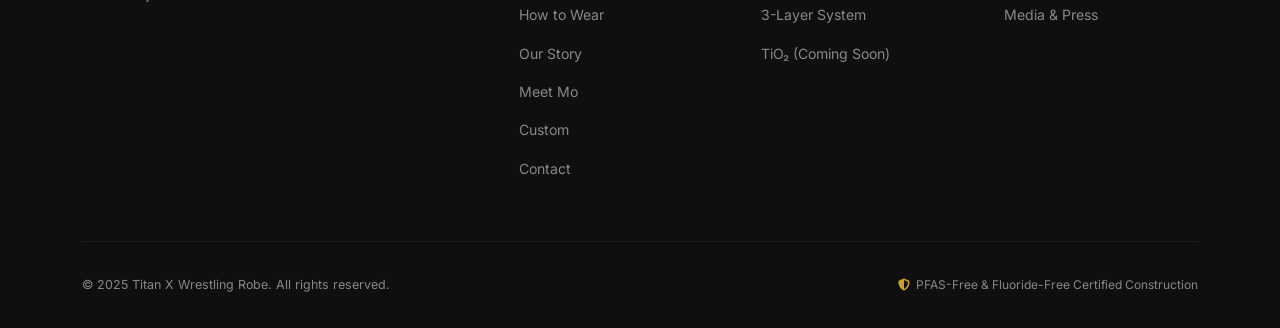
<file: technology.html>
<!DOCTYPE html>
<html lang="en">
<head>
  <meta charset="UTF-8">
  <meta name="viewport" content="width=device-width, initial-scale=1.0">
  <title>Technology — Titan X Wrestling Robe</title>
  <meta name="description" content="The science behind the Titan X Wrestling Robe: electrospun nanofiber, capillary force, wettability gradient, and PFAS-free construction.">
  <link rel="stylesheet" href="css/styles.css">
  <link rel="stylesheet" href="https://cdnjs.cloudflare.com/ajax/libs/font-awesome/6.5.0/css/all.min.css">
</head>
<body>

  <!-- ══════════════ NAV ══════════════ -->
  <nav class="nav">
    <div class="nav-inner">
      <a href="index.html" class="nav-logo"><img src="images/titanx-logo.jpg" alt="Titan X" class="nav-logo-img"></a>
      <ul class="nav-links">
        <li><a href="index.html">Home</a></li>
        <li><a href="technology.html" class="active">Technology</a></li>
        <li><a href="wear.html">How to Wear</a></li>
        <li><a href="story.html">Our Story</a></li>
        <li><a href="mo.html">Meet Mo</a></li>
        <li><a href="custom.html">Custom</a></li>
        <li><a href="contact.html" class="nav-cta">Contact</a></li>
      </ul>
      <button class="nav-hamburger" aria-label="Open menu" aria-expanded="false">
        <span></span>
        <span></span>
        <span></span>
      </button>
    </div>
  </nav>

  <!-- ══════════════ PAGE HERO ══════════════ -->
  <section class="page-hero">
    <div class="container">
      <div class="page-hero-content">
        <span class="section-label">Deep Dive</span>
        <h1>The Science Behind the Robe</h1>
        <p>
          Fast drying isn't magic. It's physics — engineered into every fiber, every pore,
          every layer. Here's how it works.
        </p>
      </div>
    </div>
  </section>

  <!-- ══════════════ WHAT IS NANOFIBER ══════════════ -->
  <section class="section" id="nanofiber">
    <div class="container">
      <div class="grid-2">

        <div class="reveal-left">
          <span class="section-label">01 — Foundation</span>
          <h2>What Is Electrospun Nanofiber?</h2>
          <div class="divider"></div>
          <p>
            Electrospinning is a manufacturing process that uses a precisely controlled
            electric field to stretch a polymer solution into fibers hundreds of times thinner
            than a human hair — down to the sub-micron scale (0.1–1 μm in diameter).
          </p>
          <div class="spacer-sm"></div>
          <p>
            The result is a continuous, interlocking web of ultrafine fibers. This web is
            not woven or knitted — it forms organically, creating a three-dimensional porous
            structure with an extraordinarily high surface-area-to-volume ratio.
          </p>
          <div class="spacer-sm"></div>
          <p>
            That structure is the starting point for everything this robe does.
          </p>
        </div>

        <div class="reveal-right">
          <div class="tech-card" style="height:100%;min-height:280px;display:flex;flex-direction:column;justify-content:center;align-items:center;text-align:center;gap:1.5rem;">
            <div style="font-size:5rem;opacity:0.12;"><i class="fas fa-spider"></i></div>
            <div>
              <div class="section-label" style="text-align:center;">Scale Reference</div>
              <h3 style="font-size:2.8rem;color:var(--gold);">0.1–1 μm</h3>
              <p style="margin-top:0.5rem;font-size:0.9rem;">Fiber diameter — 100× thinner than a human hair</p>
            </div>
            <!-- REPLACE: Add SEM/microscopy image of nanofiber here -->
            <p style="font-size:0.72rem;font-family:var(--heading);letter-spacing:0.15em;text-transform:uppercase;color:var(--gold);opacity:0.4;">[ Microscopy image placeholder ]</p>
          </div>
        </div>

      </div>
    </div>
  </section>

  <!-- ══════════════ ELECTROSPINNING ANIMATION ══════════════ -->
  <section class="section section-dark">
    <div class="container">
      <div class="section-heading text-center reveal">
        <span class="section-label">Process</span>
        <h2>How Electrospinning Works</h2>
        <div class="divider divider-center"></div>
        <p>A high-voltage electric field pulls a polymer solution into sub-micron fibers. Watch the process.</p>
      </div>
      <div class="reveal" style="margin-top:2.5rem;border:1px solid var(--border);border-radius:var(--radius-lg);overflow:hidden;position:relative;">
        <canvas id="electroCanvas" style="display:block;width:100%;background:#050505;"></canvas>
      </div>
    </div>
  </section>
  <script>
  (function(){
    const canvas = document.getElementById('electroCanvas');
    const ctx = canvas.getContext('2d');
    let W, H, needleX, needleY, collectorY, animId;
    let fibers = [], web = [], frame = 0;

    function resize(){
      const rect = canvas.parentElement.getBoundingClientRect();
      W = Math.floor(rect.width);
      H = Math.round(W * 0.52);
      canvas.width  = W;
      canvas.height = H;
      needleX    = W / 2;
      needleY    = Math.round(H * 0.10);
      collectorY = Math.round(H * 0.88);
      fibers = []; web = [];
    }

    function spawnFiber(){
      fibers.push({
        x: needleX, y: needleY + 22,
        phase:      Math.random() * Math.PI * 2,
        phaseSpd:   0.07 + Math.random() * 0.06,
        amp:        2,
        ampGrow:    0.18 + Math.random() * 0.12,
        vy:         1.4 + Math.random() * 0.8,
        trail:      [],
        done:       false
      });
    }

    function updateFibers(){
      for(let i = fibers.length - 1; i >= 0; i--){
        const f = fibers[i];
        f.phase += f.phaseSpd;
        f.amp    = Math.min(f.amp + f.ampGrow, W * 0.22);
        const vx = Math.sin(f.phase) * f.amp * 0.09
                 + Math.sin(f.phase * 2.3) * f.amp * 0.03;
        f.x += vx;
        f.y += f.vy + Math.sin(f.phase * 0.4) * 0.4;
        f.x  = Math.max(30, Math.min(W - 30, f.x));
        f.trail.push({x: f.x, y: f.y});
        if(f.trail.length > 90) f.trail.shift();
        if(f.y >= collectorY){
          f.done = true;
          if(f.trail.length > 8){
            const seg = f.trail.slice(-40);
            web.push({pts: seg, a: 0.18 + Math.random() * 0.22});
            if(web.length > 70) web.shift();
          }
          fibers.splice(i, 1);
        }
      }
    }

    function drawScene(){
      ctx.clearRect(0, 0, W, H);

      // Field lines
      ctx.save();
      ctx.strokeStyle = 'rgba(201,162,39,0.06)';
      ctx.lineWidth = 1;
      ctx.setLineDash([4, 14]);
      const cols = 10;
      for(let i = 0; i <= cols; i++){
        const lx = 30 + (W - 60) * i / cols;
        ctx.beginPath(); ctx.moveTo(lx, needleY + 30); ctx.lineTo(lx, collectorY); ctx.stroke();
      }
      ctx.restore();

      // Settled web
      for(const s of web){
        if(s.pts.length < 2) continue;
        ctx.beginPath();
        ctx.moveTo(s.pts[0].x, s.pts[0].y);
        for(let i = 1; i < s.pts.length; i++) ctx.lineTo(s.pts[i].x, s.pts[i].y);
        ctx.strokeStyle = `rgba(220,200,140,${s.a})`;
        ctx.lineWidth   = 0.6;
        ctx.setLineDash([]);
        ctx.stroke();
      }

      // Collector plate
      const cg = ctx.createLinearGradient(0, collectorY, 0, collectorY + 18);
      cg.addColorStop(0, 'rgba(201,162,39,0.7)');
      cg.addColorStop(1, 'rgba(201,162,39,0.05)');
      ctx.fillStyle = cg;
      ctx.fillRect(30, collectorY, W - 60, 18);
      ctx.strokeStyle = 'rgba(201,162,39,0.9)';
      ctx.lineWidth = 1.5;
      ctx.setLineDash([]);
      ctx.beginPath(); ctx.moveTo(30, collectorY); ctx.lineTo(W - 30, collectorY); ctx.stroke();

      // Active fibers
      for(const f of fibers){
        if(f.trail.length < 3) continue;
        ctx.beginPath();
        ctx.moveTo(f.trail[0].x, f.trail[0].y);
        for(let i = 1; i < f.trail.length; i++) ctx.lineTo(f.trail[i].x, f.trail[i].y);
        const tg = ctx.createLinearGradient(f.trail[0].x, f.trail[0].y, f.x, f.y);
        tg.addColorStop(0, 'rgba(255,255,255,0)');
        tg.addColorStop(0.4, 'rgba(255,220,100,0.55)');
        tg.addColorStop(1,   'rgba(255,255,255,0.95)');
        ctx.strokeStyle = tg;
        ctx.lineWidth   = 1;
        ctx.stroke();
      }

      // Taylor cone glow
      const pulse = 0.7 + Math.sin(frame * 0.06) * 0.3;
      const tg2 = ctx.createRadialGradient(needleX, needleY + 18, 0, needleX, needleY + 18, 38 * pulse);
      tg2.addColorStop(0,   'rgba(255,230,100,0.9)');
      tg2.addColorStop(0.3, 'rgba(201,162,39,0.45)');
      tg2.addColorStop(1,   'rgba(201,162,39,0)');
      ctx.fillStyle = tg2;
      ctx.beginPath();
      ctx.arc(needleX, needleY + 18, 38 * pulse, 0, Math.PI * 2);
      ctx.fill();

      // Needle body
      const ng = ctx.createLinearGradient(needleX - 7, 0, needleX + 7, 0);
      ng.addColorStop(0,   '#444'); ng.addColorStop(0.5, '#aaa'); ng.addColorStop(1, '#444');
      ctx.fillStyle = ng;
      ctx.fillRect(needleX - 6, needleY - 28, 12, 34);
      ctx.beginPath();
      ctx.moveTo(needleX - 6, needleY + 6);
      ctx.lineTo(needleX + 6, needleY + 6);
      ctx.lineTo(needleX, needleY + 22);
      ctx.closePath(); ctx.fill();

      // Voltage indicator
      ctx.save();
      ctx.font = `bold ${Math.round(W * 0.018)}px 'Oswald', sans-serif`;
      ctx.fillStyle = 'rgba(201,162,39,0.7)';
      ctx.textAlign = 'right';
      ctx.fillText('HIGH VOLTAGE', needleX - 22, needleY + 4);
      ctx.beginPath();
      ctx.strokeStyle = 'rgba(201,162,39,0.45)';
      ctx.lineWidth = 1; ctx.setLineDash([3, 5]);
      ctx.moveTo(needleX - 22, needleY); ctx.lineTo(needleX - 8, needleY);
      ctx.stroke();
      ctx.restore();

      // Labels
      const labelSize = Math.round(W * 0.016);
      ctx.font = `600 ${labelSize}px 'Oswald', sans-serif`;
      ctx.setLineDash([]);

      function label(text, x, y, align){
        ctx.fillStyle = 'rgba(201,162,39,0.85)';
        ctx.textAlign  = align || 'left';
        ctx.fillText(text, x, y);
      }
      label('TAYLOR CONE',    needleX + 28, needleY + 24);
      label('POLYMER JET',    needleX + 28, needleY + H * 0.25);
      label('INSTABILITY /\nWHIPPING', W - 28, H * 0.55, 'right');
      label('NANOFIBER WEB',  needleX + 28, collectorY - 12);
      label('COLLECTOR',      needleX + 28, collectorY + 14);
    }

    function loop(){
      frame++;
      if(frame % 28 === 0) spawnFiber();
      updateFibers();
      drawScene();
      animId = requestAnimationFrame(loop);
    }

    // Pause when off-screen
    const observer = new IntersectionObserver(entries => {
      entries[0].isIntersecting ? loop() : cancelAnimationFrame(animId);
    }, {threshold: 0.1});

    resize();
    window.addEventListener('resize', () => { resize(); });
    observer.observe(canvas);
  })();
  </script>

  <!-- ══════════════ POROSITY + CAPILLARY ══════════════ -->
  <section class="section section-dark">
    <div class="container">
      <div class="section-heading text-center reveal">
        <span class="section-label">02 — The Mechanism</span>
        <h2>Porosity and Capillary Force</h2>
        <div class="divider divider-center"></div>
        <p>Porosity isn't just empty space. In electrospun nanofiber, it's a network of precision-sized channels that actively move fluid.</p>
      </div>

      <div class="grid-3" style="margin-top:3rem;">
        <div class="tech-card reveal reveal-delay-1">
          <div class="tech-card-number">01</div>
          <div class="tech-card-icon"><i class="fas fa-border-all"></i></div>
          <h3>Controlled Porosity</h3>
          <p>
            The electrospun membrane contains billions of interconnected pores in the
            nanometer-to-micron range. The pore size and density are tuned during manufacture —
            not random, not accidental.
          </p>
        </div>
        <div class="tech-card reveal reveal-delay-2">
          <div class="tech-card-number">02</div>
          <div class="tech-card-icon"><i class="fas fa-tint"></i></div>
          <h3>Capillary Pressure</h3>
          <p>
            Smaller pores generate greater capillary pressure. This is the same force that
            pulls water up a tree from its roots — or wicks paint up a brush. In the nanofiber
            layer, this pressure actively draws sweat away from your skin.
          </p>
        </div>
        <div class="tech-card reveal reveal-delay-3">
          <div class="tech-card-number">03</div>
          <div class="tech-card-icon"><i class="fas fa-wind"></i></div>
          <h3>Vapor Transport</h3>
          <p>
            Once moisture is moved to the outer face of the membrane, the high surface area
            of the nanofiber accelerates evaporation. More surface exposed to air means faster
            drying — physically, not chemically.
          </p>
        </div>
      </div>
    </div>
  </section>

  <!-- ══════════════ WETTABILITY GRADIENT ══════════════ -->
  <section class="section">
    <div class="container">
      <div class="grid-2">

        <div class="reveal-right" style="order:2;">
          <span class="section-label">03 — Directional Flow</span>
          <h2>The Wettability Gradient</h2>
          <div class="divider"></div>
          <p>
            A wettability gradient means the inner surface of the robe wants to attract
            moisture (hydrophilic), while the outer surface wants to repel it (hydrophobic).
            This asymmetry creates a one-way directional pressure.
          </p>
          <div class="spacer-sm"></div>
          <p>
            Sweat from your skin enters the hydrophilic inner face and is pulled toward the
            hydrophobic outer face by the energy gradient. Once at the outer surface, the
            fabric pushes the moisture away. It cannot flow back inward against the gradient.
          </p>
          <div class="spacer-sm"></div>
          <p>
            The result: moisture is actively transported away from your body. Not absorbed.
            Not stored. Moved.
          </p>
        </div>

        <!-- Gradient Diagram -->
        <div class="reveal-left" style="order:1;">
          <div class="layer-diagram">
            <div class="layer-row" style="grid-template-columns:140px 1fr;">
              <div class="layer-swatch inner">
                <div>
                  <div class="layer-swatch-label">INNER</div>
                  <div style="font-size:1.4rem;margin-top:0.5rem;text-align:center;opacity:0.5;">💧</div>
                </div>
              </div>
              <div class="layer-detail">
                <h4>Hydrophilic Zone</h4>
                <p>Attracts and accepts moisture from skin. High surface energy — water wants to be here.</p>
                <span class="layer-tag hydrophilic">Water-Attracting</span>
              </div>
            </div>
            <div class="layer-row" style="grid-template-columns:140px 1fr;">
              <div class="layer-swatch middle">
                <div>
                  <div class="layer-swatch-label">MIDDLE</div>
                  <div style="font-size:1.2rem;margin-top:0.5rem;text-align:center;opacity:0.5;">→ →</div>
                </div>
              </div>
              <div class="layer-detail">
                <h4>Gradient Transition</h4>
                <p>The nanofiber membrane bridges the wettability gap — driving moisture from in to out.</p>
                <span class="layer-tag transport">Directional Transport</span>
              </div>
            </div>
            <div class="layer-row" style="grid-template-columns:140px 1fr;">
              <div class="layer-swatch outer">
                <div>
                  <div class="layer-swatch-label">OUTER</div>
                  <div style="font-size:1.4rem;margin-top:0.5rem;text-align:center;opacity:0.5;">🌬️</div>
                </div>
              </div>
              <div class="layer-detail">
                <h4>Hydrophobic Zone</h4>
                <p>Repels moisture and exposes it to air for rapid evaporation. Blocks back-flow.</p>
                <span class="layer-tag hydrophobic">Water-Repelling</span>
              </div>
            </div>
          </div>
        </div>

      </div>
    </div>
  </section>

  <!-- ══════════════ NO PFAS ══════════════ -->
  <section class="section section-dark" id="pfas">
    <div class="container">
      <div class="grid-2">

        <div class="reveal-left">
          <span class="section-label">04 — Clean Chemistry</span>
          <h2>No Fluoride. No PFAS. No Compromise.</h2>
          <div class="divider"></div>
          <p>
            PFAS — Per- and Polyfluoroalkyl Substances — are a class of thousands of synthetic
            chemicals used historically in textiles to create water resistance. They are called
            "forever chemicals" because they do not break down in the environment or in the human body.
          </p>
          <div class="spacer-sm"></div>
          <p>
            They accumulate in soil, water, and living tissue. The EPA and regulatory bodies
            worldwide are progressively restricting or banning them. And they were in the
            coating of fabrics athletes wear against their skin.
          </p>
          <div class="spacer-sm"></div>
          <p>
            The Titan X robe achieves its moisture-management performance through physical
            structure alone — the geometry of the nanofiber membrane and the wettability
            gradient built into the layer system. <strong style="color:var(--white);">No fluorinated chemistry required.</strong>
          </p>
        </div>

        <div class="reveal-right">
          <div class="info-box" style="margin-bottom:1.5rem;">
            <h4><i class="fas fa-flask" style="margin-right:0.5rem;"></i> What is PTFE?</h4>
            <p>
              PTFE (Polytetrafluoroethylene) is the best-known fluoropolymer — the same chemical
              family as Teflon. When used in textiles, it creates a slippery, water-repellent
              surface. It is chemically inert but environmentally persistent and increasingly
              flagged as a health concern in prolonged skin contact applications.
            </p>
          </div>
          <div class="info-box">
            <h4><i class="fas fa-shield-alt" style="margin-right:0.5rem;"></i> Our Approach</h4>
            <p>
              We achieve hydrophobicity on the outer shell through nylon fiber geometry and
              mechanical structure — not chemical coatings. The inner polyester layer's
              hydrophilicity is an inherent property of the fiber, not added fluoride chemistry.
              Clean performance at every layer.
            </p>
          </div>
        </div>

      </div>
    </div>
  </section>

  <!-- ══════════════ 3-LAYER SYSTEM ══════════════ -->
  <section class="section" id="layers">
    <div class="container">
      <div class="section-heading text-center reveal">
        <span class="section-label">05 — Construction</span>
        <h2>The Three-Layer System</h2>
        <div class="divider divider-center"></div>
        <p>Each layer has a precise function. Together, they form a complete moisture management system.</p>
      </div>

      <div class="spacer"></div>

      <div class="layer-diagram reveal">
        <div class="layer-row">
          <div class="layer-swatch inner" style="padding:2.5rem;">
            <div>
              <div class="layer-swatch-label">Layer 01</div>
              <div style="font-size:2rem;margin-top:0.75rem;text-align:center;opacity:0.4;"><i class="fas fa-tshirt"></i></div>
            </div>
          </div>
          <div class="layer-detail" style="padding:2.5rem;">
            <h4>Dual-Layer Polyester Inner</h4>
            <p>
              The innermost layer sits directly against your skin. Dual-ply polyester
              construction wicks initial moisture away from your body surface. Polyester
              is inherently hydrophilic at the fiber level — it accepts sweat readily and
              channels it outward toward the nanofiber membrane. Soft-hand finish for
              direct skin comfort throughout competition.
            </p>
            <span class="layer-tag hydrophilic">Hydrophilic · Skin Contact Layer</span>
          </div>
        </div>
        <div class="layer-row">
          <div class="layer-swatch middle" style="padding:2.5rem;">
            <div>
              <div class="layer-swatch-label">Layer 02</div>
              <div style="font-size:2rem;margin-top:0.75rem;text-align:center;opacity:0.4;"><i class="fas fa-atom"></i></div>
            </div>
          </div>
          <div class="layer-detail" style="padding:2.5rem;">
            <h4>Electrospun Nanofiber Membrane</h4>
            <p>
              The core technology. This membrane is where capillary action, porosity, and
              the wettability gradient work in concert. Sub-micron fibers create billions
              of pores that generate capillary pressure — actively drawing moisture from
              the inner polyester layer and pushing it outward to the nylon shell. This
              layer is what separates the Titan X robe from every cotton or polyester-only
              product on the market.
            </p>
            <span class="layer-tag transport">Core Technology · Directional Transport</span>
          </div>
        </div>
        <div class="layer-row">
          <div class="layer-swatch outer" style="padding:2.5rem;">
            <div>
              <div class="layer-swatch-label">Layer 03</div>
              <div style="font-size:2rem;margin-top:0.75rem;text-align:center;opacity:0.4;"><i class="fas fa-layer-group"></i></div>
            </div>
          </div>
          <div class="layer-detail" style="padding:2.5rem;">
            <h4>Nylon Outer Shell</h4>
            <p>
              The exterior layer protects the nanofiber membrane and provides a durable,
              fast-drying surface. Nylon's natural hydrophobic tendency at this face
              repels incoming moisture (rain, humidity) while allowing evaporation of
              moisture that has been transported outward from inside the robe. The
              structure is robust enough for the physical demands of tournament environments.
            </p>
            <span class="layer-tag hydrophobic">Hydrophobic · Protective Shell</span>
          </div>
        </div>
      </div>
    </div>
  </section>

  <!-- ══════════════ TiO2 COMING SOON ══════════════ -->
  <section class="section section-dark" id="tio2">
    <div class="container">
      <div class="grid-2">
        <div class="reveal-left">
          <span class="section-label">06 — What's Next</span>
          <h2>TiO₂ Coating</h2>
          <div class="divider"></div>
          <p>
            Titanium dioxide (TiO₂) is a photocatalytic material under active research
            as a future enhancement to the Titan X robe. When exposed to UV light, TiO₂
            catalyzes the breakdown of organic compounds — including bacteria and odor-causing
            molecules — on the fabric surface.
          </p>
          <div class="spacer-sm"></div>
          <p>
            This would give the robe passive antimicrobial and self-cleaning properties
            without the need for chemical sanitizers or fluorinated compounds. The coating
            is fully compatible with the existing layer system and PFAS-free construction philosophy.
          </p>
          <div class="spacer-sm"></div>
          <p>
            We are evaluating application methods that preserve the nanofiber membrane's
            pore structure. This feature is in the research phase and not yet in production.
          </p>
        </div>
        <div class="reveal-right" style="display:flex;align-items:center;">
          <div class="coming-soon-card" style="width:100%;">
            <div class="coming-soon-badge">Coming in a Future Version</div>
            <div style="font-size:4rem;margin:1.5rem 0;opacity:0.15;"><i class="fas fa-sun"></i></div>
            <h3 style="margin-bottom:1rem;">TiO₂ Photocatalytic Coating</h3>
            <p style="font-size:0.88rem;max-width:360px;margin:0 auto;">
              UV-activated self-cleaning and antimicrobial surface treatment.
              No additional chemicals. No fluorinated compounds.
              Powered by light.
            </p>
          </div>
        </div>
      </div>
    </div>
  </section>

  <!-- ══════════════ FOOTER ══════════════ -->
  <footer class="footer">
    <div class="container">
      <div class="footer-grid">
        <div class="footer-brand">
          <h3><img src="images/titanx-logo.jpg" alt="Titan X" style="height:32px;filter:invert(1);opacity:0.85;"></h3>
          <p>The wrestling robe, reimagined. Electrospun nanofiber technology, built exclusively for wrestlers.</p>
        </div>
        <div class="footer-col">
          <h5>Pages</h5>
          <ul>
            <li><a href="index.html">Home</a></li>
            <li><a href="technology.html">Technology</a></li>
            <li><a href="wear.html">How to Wear</a></li>
            <li><a href="story.html">Our Story</a></li>
        <li><a href="mo.html">Meet Mo</a></li>
            <li><a href="custom.html">Custom</a></li>
            <li><a href="contact.html">Contact</a></li>
          </ul>
        </div>
        <div class="footer-col">
          <h5>Technology</h5>
          <ul>
            <li><a href="#nanofiber">Electrospun Nanofiber</a></li>
            <li><a href="#pfas">No PFAS</a></li>
            <li><a href="#layers">3-Layer System</a></li>
            <li><a href="#tio2">TiO₂ (Coming Soon)</a></li>
          </ul>
        </div>
        <div class="footer-col">
          <h5>Contact</h5>
          <ul>
            <li><a href="contact.html">Inquiries</a></li>
            <li><a href="contact.html">Wholesale</a></li>
            <li><a href="contact.html">Media &amp; Press</a></li>
          </ul>
        </div>
      </div>
      <div class="footer-bottom">
        <p>&copy; 2025 Titan X Wrestling Robe. All rights reserved.</p>
        <div class="footer-pfas-note">
          <i class="fas fa-shield-alt"></i>
          PFAS-Free &amp; Fluoride-Free Certified Construction
        </div>
      </div>
    </div>
  </footer>

  <script src="js/script.js"></script>
</body>
</html>
</file>
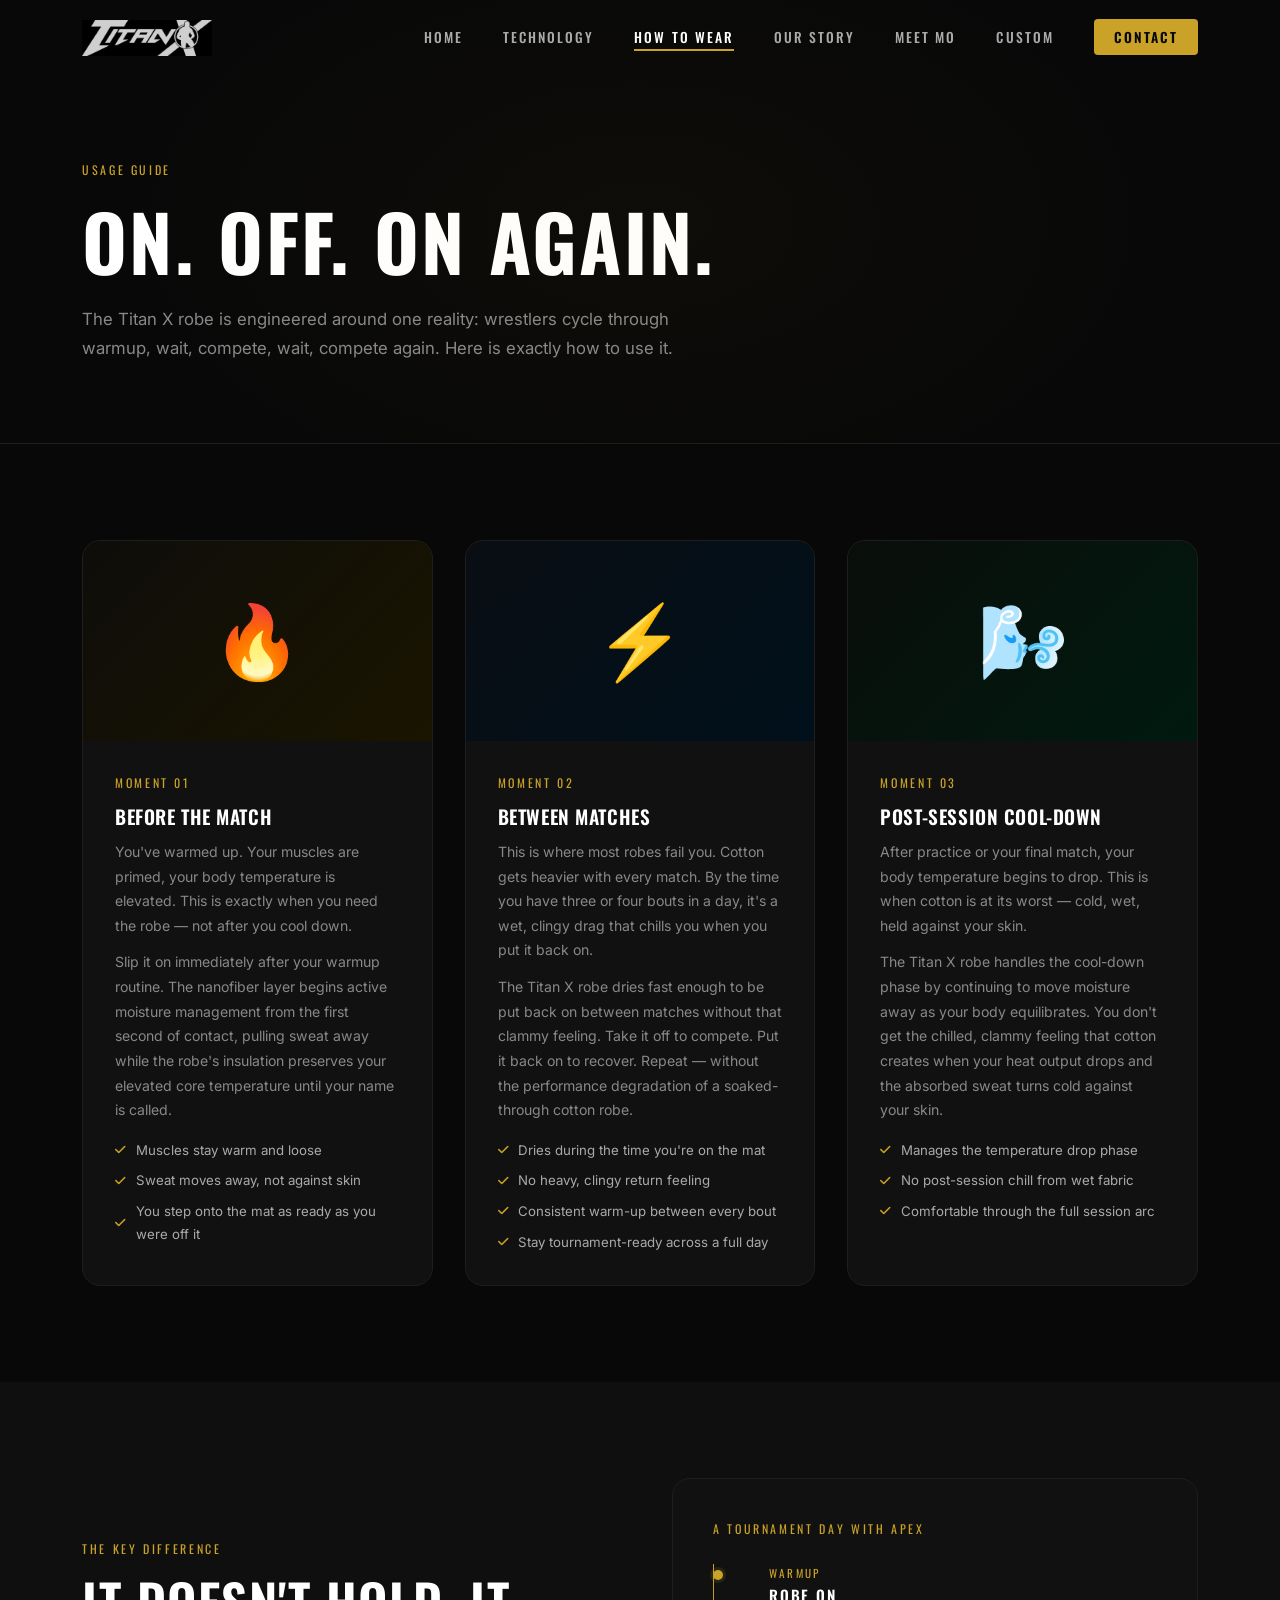
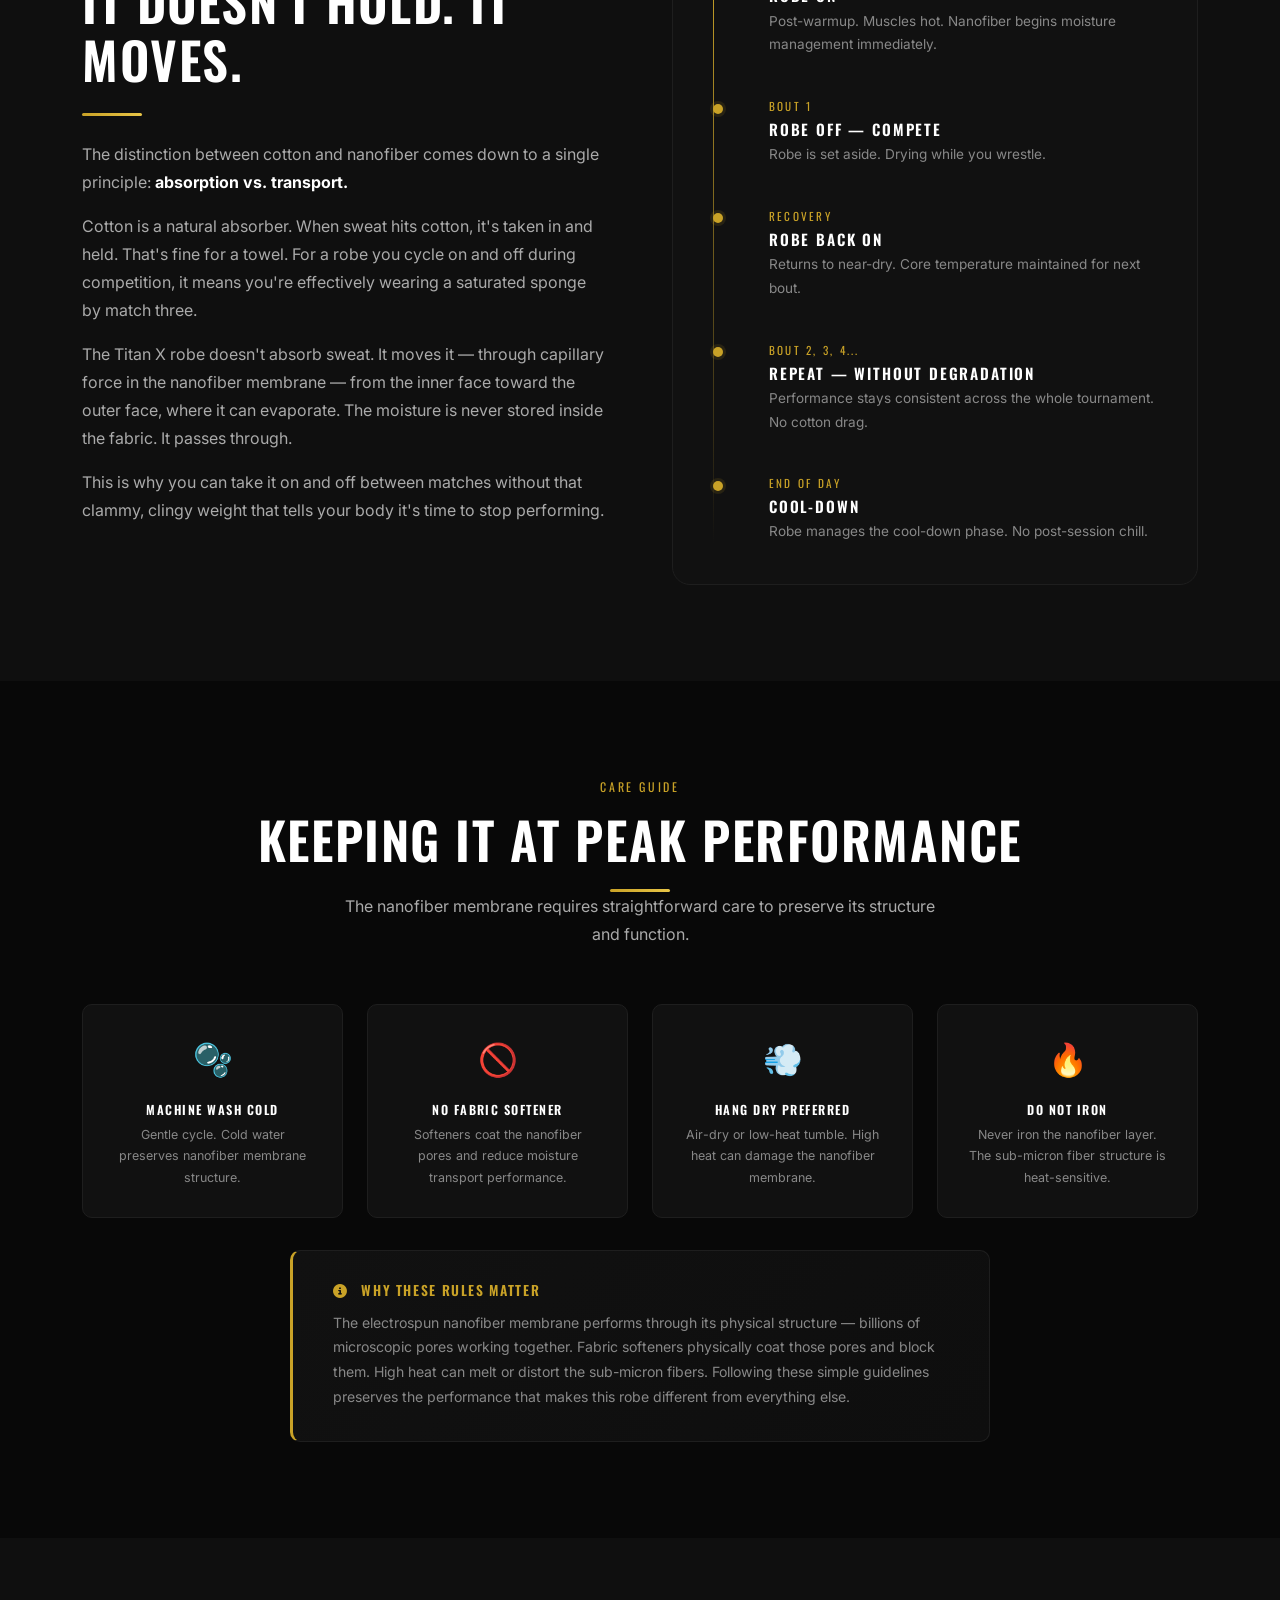
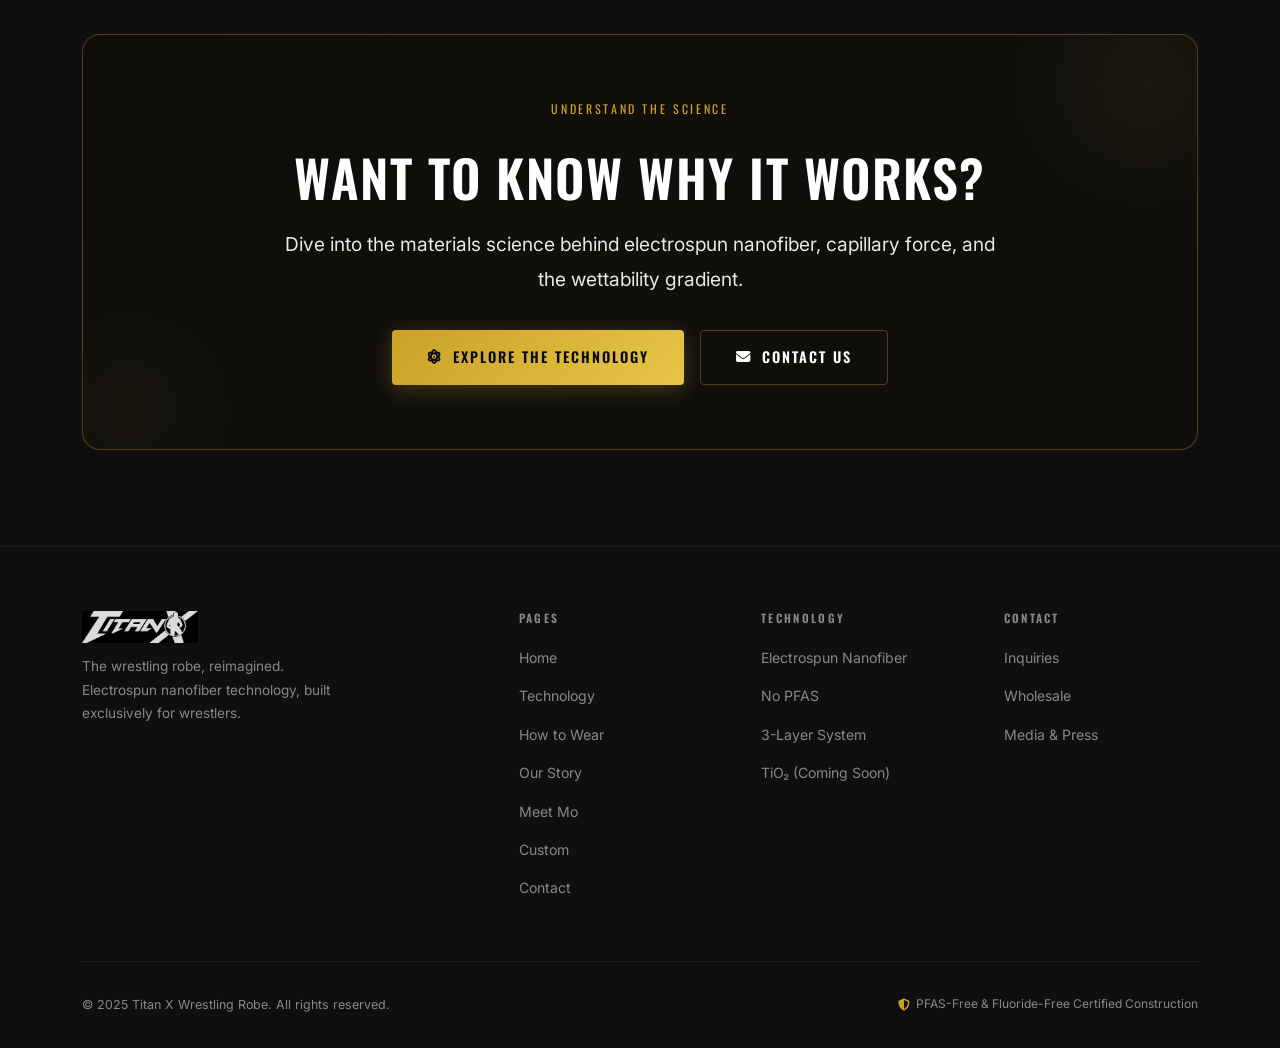
<file: wear.html>
<!DOCTYPE html>
<html lang="en">
<head>
  <meta charset="UTF-8">
  <meta name="viewport" content="width=device-width, initial-scale=1.0">
  <title>How to Wear — Titan X Wrestling Robe</title>
  <meta name="description" content="When and how to wear the Titan X Wrestling Robe — before your match, between matches, and post-session.">
  <link rel="stylesheet" href="css/styles.css">
  <link rel="stylesheet" href="https://cdnjs.cloudflare.com/ajax/libs/font-awesome/6.5.0/css/all.min.css">
</head>
<body>

  <!-- ══════════════ NAV ══════════════ -->
  <nav class="nav">
    <div class="nav-inner">
      <a href="index.html" class="nav-logo"><img src="images/titanx-logo.jpg" alt="Titan X" class="nav-logo-img"></a>
      <ul class="nav-links">
        <li><a href="index.html">Home</a></li>
        <li><a href="technology.html">Technology</a></li>
        <li><a href="wear.html" class="active">How to Wear</a></li>
        <li><a href="story.html">Our Story</a></li>
        <li><a href="mo.html">Meet Mo</a></li>
        <li><a href="custom.html">Custom</a></li>
        <li><a href="contact.html" class="nav-cta">Contact</a></li>
      </ul>
      <button class="nav-hamburger" aria-label="Open menu" aria-expanded="false">
        <span></span>
        <span></span>
        <span></span>
      </button>
    </div>
  </nav>

  <!-- ══════════════ PAGE HERO ══════════════ -->
  <section class="page-hero">
    <div class="container">
      <div class="page-hero-content">
        <span class="section-label">Usage Guide</span>
        <h1>On. Off. On Again.</h1>
        <p>
          The Titan X robe is engineered around one reality: wrestlers cycle through
          warmup, wait, compete, wait, compete again. Here is exactly how to use it.
        </p>
      </div>
    </div>
  </section>

  <!-- ══════════════ THREE MOMENTS ══════════════ -->
  <section class="section">
    <div class="container">
      <div class="grid-3">

        <div class="wear-card reveal reveal-delay-1">
          <div class="wear-card-top">
            <span style="font-size:4.5rem;">🔥</span>
          </div>
          <div class="wear-card-content">
            <span class="section-label">Moment 01</span>
            <h3>Before the Match</h3>
            <p>
              You've warmed up. Your muscles are primed, your body temperature is elevated.
              This is exactly when you need the robe — not after you cool down.
            </p>
            <p style="margin-top:0.75rem;">
              Slip it on immediately after your warmup routine. The nanofiber layer
              begins active moisture management from the first second of contact,
              pulling sweat away while the robe's insulation preserves your
              elevated core temperature until your name is called.
            </p>
            <div class="wear-benefits">
              <div class="wear-benefit"><i class="fas fa-check"></i> Muscles stay warm and loose</div>
              <div class="wear-benefit"><i class="fas fa-check"></i> Sweat moves away, not against skin</div>
              <div class="wear-benefit"><i class="fas fa-check"></i> You step onto the mat as ready as you were off it</div>
            </div>
          </div>
        </div>

        <div class="wear-card reveal reveal-delay-2">
          <div class="wear-card-top">
            <span style="font-size:4.5rem;">⚡</span>
          </div>
          <div class="wear-card-content">
            <span class="section-label">Moment 02</span>
            <h3>Between Matches</h3>
            <p>
              This is where most robes fail you. Cotton gets heavier with every match.
              By the time you have three or four bouts in a day, it's a wet, clingy drag
              that chills you when you put it back on.
            </p>
            <p style="margin-top:0.75rem;">
              The Titan X robe dries fast enough to be put back on between matches without
              that clammy feeling. Take it off to compete. Put it back on to recover.
              Repeat — without the performance degradation of a soaked-through cotton robe.
            </p>
            <div class="wear-benefits">
              <div class="wear-benefit"><i class="fas fa-check"></i> Dries during the time you're on the mat</div>
              <div class="wear-benefit"><i class="fas fa-check"></i> No heavy, clingy return feeling</div>
              <div class="wear-benefit"><i class="fas fa-check"></i> Consistent warm-up between every bout</div>
              <div class="wear-benefit"><i class="fas fa-check"></i> Stay tournament-ready across a full day</div>
            </div>
          </div>
        </div>

        <div class="wear-card reveal reveal-delay-3">
          <div class="wear-card-top">
            <span style="font-size:4.5rem;">🌬️</span>
          </div>
          <div class="wear-card-content">
            <span class="section-label">Moment 03</span>
            <h3>Post-Session Cool-Down</h3>
            <p>
              After practice or your final match, your body temperature begins to drop.
              This is when cotton is at its worst — cold, wet, held against your skin.
            </p>
            <p style="margin-top:0.75rem;">
              The Titan X robe handles the cool-down phase by continuing to move moisture
              away as your body equilibrates. You don't get the chilled, clammy feeling
              that cotton creates when your heat output drops and the absorbed sweat
              turns cold against your skin.
            </p>
            <div class="wear-benefits">
              <div class="wear-benefit"><i class="fas fa-check"></i> Manages the temperature drop phase</div>
              <div class="wear-benefit"><i class="fas fa-check"></i> No post-session chill from wet fabric</div>
              <div class="wear-benefit"><i class="fas fa-check"></i> Comfortable through the full session arc</div>
            </div>
          </div>
        </div>

      </div>
    </div>
  </section>

  <!-- ══════════════ WHAT MAKES IT DIFFERENT ══════════════ -->
  <section class="section section-dark">
    <div class="container">
      <div class="grid-2">

        <div class="reveal-left">
          <span class="section-label">The Key Difference</span>
          <h2>It Doesn't Hold. It Moves.</h2>
          <div class="divider"></div>
          <p>
            The distinction between cotton and nanofiber comes down to a single principle:
            <strong style="color:var(--white);">absorption vs. transport.</strong>
          </p>
          <div class="spacer-sm"></div>
          <p>
            Cotton is a natural absorber. When sweat hits cotton, it's taken in and held.
            That's fine for a towel. For a robe you cycle on and off during competition,
            it means you're effectively wearing a saturated sponge by match three.
          </p>
          <div class="spacer-sm"></div>
          <p>
            The Titan X robe doesn't absorb sweat. It moves it — through capillary force in
            the nanofiber membrane — from the inner face toward the outer face, where it
            can evaporate. The moisture is never stored inside the fabric. It passes through.
          </p>
          <div class="spacer-sm"></div>
          <p>
            This is why you can take it on and off between matches without that clammy,
            clingy weight that tells your body it's time to stop performing.
          </p>
        </div>

        <div class="reveal-right">
          <!-- Visual: Tournament day timeline -->
          <div style="background:var(--card);border:1px solid var(--border);border-radius:var(--radius-lg);padding:2.5rem;">
            <div class="section-label" style="margin-bottom:1.5rem;">A Tournament Day with APEX</div>
            <div class="timeline">
              <div class="timeline-item">
                <div class="timeline-year">Warmup</div>
                <h4>Robe On</h4>
                <p>Post-warmup. Muscles hot. Nanofiber begins moisture management immediately.</p>
              </div>
              <div class="timeline-item">
                <div class="timeline-year">Bout 1</div>
                <h4>Robe Off — Compete</h4>
                <p>Robe is set aside. Drying while you wrestle.</p>
              </div>
              <div class="timeline-item">
                <div class="timeline-year">Recovery</div>
                <h4>Robe Back On</h4>
                <p>Returns to near-dry. Core temperature maintained for next bout.</p>
              </div>
              <div class="timeline-item">
                <div class="timeline-year">Bout 2, 3, 4...</div>
                <h4>Repeat — Without Degradation</h4>
                <p>Performance stays consistent across the whole tournament. No cotton drag.</p>
              </div>
              <div class="timeline-item" style="padding-bottom:0;">
                <div class="timeline-year">End of Day</div>
                <h4>Cool-Down</h4>
                <p>Robe manages the cool-down phase. No post-session chill.</p>
              </div>
            </div>
          </div>
        </div>

      </div>
    </div>
  </section>

  <!-- ══════════════ CARE GUIDE ══════════════ -->
  <section class="section">
    <div class="container">
      <div class="section-heading text-center reveal">
        <span class="section-label">Care Guide</span>
        <h2>Keeping It at Peak Performance</h2>
        <div class="divider divider-center"></div>
        <p>The nanofiber membrane requires straightforward care to preserve its structure and function.</p>
      </div>

      <div class="care-grid reveal" style="margin-top:3rem;">
        <div class="care-item">
          <div class="care-icon">🫧</div>
          <h4>Machine Wash Cold</h4>
          <p>Gentle cycle. Cold water preserves nanofiber membrane structure.</p>
        </div>
        <div class="care-item">
          <div class="care-icon">🚫</div>
          <h4>No Fabric Softener</h4>
          <p>Softeners coat the nanofiber pores and reduce moisture transport performance.</p>
        </div>
        <div class="care-item">
          <div class="care-icon">💨</div>
          <h4>Hang Dry Preferred</h4>
          <p>Air-dry or low-heat tumble. High heat can damage the nanofiber membrane.</p>
        </div>
        <div class="care-item">
          <div class="care-icon">🔥</div>
          <h4>Do Not Iron</h4>
          <p>Never iron the nanofiber layer. The sub-micron fiber structure is heat-sensitive.</p>
        </div>
      </div>

      <div class="spacer"></div>
      <div class="info-box reveal" style="max-width:700px;margin:0 auto;">
        <h4><i class="fas fa-info-circle" style="margin-right:0.5rem;"></i> Why These Rules Matter</h4>
        <p>
          The electrospun nanofiber membrane performs through its physical structure — billions of
          microscopic pores working together. Fabric softeners physically coat those pores and block
          them. High heat can melt or distort the sub-micron fibers. Following these simple guidelines
          preserves the performance that makes this robe different from everything else.
        </p>
      </div>
    </div>
  </section>

  <!-- ══════════════ CTA ══════════════ -->
  <section class="section section-dark">
    <div class="container">
      <div class="mission-box reveal">
        <span class="section-label">Understand the Science</span>
        <div class="spacer-sm"></div>
        <h2 style="margin-bottom:1.25rem;">Want to Know Why It Works?</h2>
        <p>Dive into the materials science behind electrospun nanofiber, capillary force, and the wettability gradient.</p>
        <div class="spacer"></div>
        <div class="btn-group" style="justify-content:center;">
          <a href="technology.html" class="btn btn-gold"><i class="fas fa-atom"></i> Explore the Technology</a>
          <a href="contact.html" class="btn btn-outline"><i class="fas fa-envelope"></i> Contact Us</a>
        </div>
      </div>
    </div>
  </section>

  <!-- ══════════════ FOOTER ══════════════ -->
  <footer class="footer">
    <div class="container">
      <div class="footer-grid">
        <div class="footer-brand">
          <h3><img src="images/titanx-logo.jpg" alt="Titan X" style="height:32px;filter:invert(1);opacity:0.85;"></h3>
          <p>The wrestling robe, reimagined. Electrospun nanofiber technology, built exclusively for wrestlers.</p>
        </div>
        <div class="footer-col">
          <h5>Pages</h5>
          <ul>
            <li><a href="index.html">Home</a></li>
            <li><a href="technology.html">Technology</a></li>
            <li><a href="wear.html">How to Wear</a></li>
            <li><a href="story.html">Our Story</a></li>
        <li><a href="mo.html">Meet Mo</a></li>
            <li><a href="custom.html">Custom</a></li>
            <li><a href="contact.html">Contact</a></li>
          </ul>
        </div>
        <div class="footer-col">
          <h5>Technology</h5>
          <ul>
            <li><a href="technology.html#nanofiber">Electrospun Nanofiber</a></li>
            <li><a href="technology.html#pfas">No PFAS</a></li>
            <li><a href="technology.html#layers">3-Layer System</a></li>
            <li><a href="technology.html#tio2">TiO₂ (Coming Soon)</a></li>
          </ul>
        </div>
        <div class="footer-col">
          <h5>Contact</h5>
          <ul>
            <li><a href="contact.html">Inquiries</a></li>
            <li><a href="contact.html">Wholesale</a></li>
            <li><a href="contact.html">Media &amp; Press</a></li>
          </ul>
        </div>
      </div>
      <div class="footer-bottom">
        <p>&copy; 2025 Titan X Wrestling Robe. All rights reserved.</p>
        <div class="footer-pfas-note">
          <i class="fas fa-shield-alt"></i>
          PFAS-Free &amp; Fluoride-Free Certified Construction
        </div>
      </div>
    </div>
  </footer>

  <script src="js/script.js"></script>
</body>
</html>
</file>
<file: css/styles.css>
/* ============================================================
   APEX WRESTLING ROBE — Master Stylesheet
   Replace "APEX" with your brand name throughout
   ============================================================ */

@import url('https://fonts.googleapis.com/css2?family=Oswald:wght@300;400;500;600;700&family=Inter:wght@300;400;500;600;700&display=swap');

/* ── Variables ── */
:root {
  --gold:        #C9A227;
  --gold-light:  #E8C547;
  --gold-dark:   #9B7A1A;
  --gold-dim:    rgba(201, 162, 39, 0.12);
  --bg:          #080808;
  --bg-2:        #0f0f0f;
  --card:        #111111;
  --card-hover:  #161616;
  --border:      #1e1e1e;
  --border-gold: rgba(201,162,39,0.35);
  --white:       #ffffff;
  --off-white:   #e8e8e8;
  --gray:        #888888;
  --light-gray:  #aaaaaa;
  --heading:     'Oswald', sans-serif;
  --body:        'Inter', sans-serif;
  --ease:        cubic-bezier(0.25, 0.46, 0.45, 0.94);
  --radius:      10px;
  --radius-lg:   18px;
  --shadow:      0 8px 40px rgba(0,0,0,0.6);
  --shadow-gold: 0 0 40px rgba(201,162,39,0.15);
}

/* ── Reset ── */
*, *::before, *::after { box-sizing: border-box; margin: 0; padding: 0; }
html { scroll-behavior: smooth; overflow-x: hidden; }
body {
  background: var(--bg);
  color: var(--off-white);
  font-family: var(--body);
  font-size: 16px;
  line-height: 1.7;
  overflow-x: hidden;
}
img { display: block; max-width: 100%; }
a { color: inherit; text-decoration: none; }
ul { list-style: none; }

/* ── Typography ── */
h1, h2, h3, h4, h5 {
  font-family: var(--heading);
  font-weight: 600;
  line-height: 1.15;
  letter-spacing: 0.03em;
  text-transform: uppercase;
  color: var(--white);
}
h1 { font-size: clamp(2.8rem, 6vw, 5.5rem); font-weight: 700; }
h2 { font-size: clamp(2rem, 4vw, 3.2rem); }
h3 { font-size: clamp(1.3rem, 2.5vw, 1.8rem); }
h4 { font-size: 1.1rem; letter-spacing: 0.12em; }
p  { color: var(--light-gray); line-height: 1.75; }

.gold-text { color: var(--gold); }
.section-label {
  font-family: var(--heading);
  font-size: 0.75rem;
  letter-spacing: 0.22em;
  text-transform: uppercase;
  color: var(--gold);
  margin-bottom: 0.75rem;
  display: block;
}

/* ── Layout Utilities ── */
.container { max-width: 1180px; margin: 0 auto; padding: 0 2rem; }
.section   { padding: 6rem 0; }
.section-sm { padding: 4rem 0; }
.section-dark { background: var(--bg-2); }
.text-center { text-align: center; }
.text-center p { max-width: 620px; margin: 0 auto; }
.spacer-sm { height: 1rem; }
.spacer    { height: 2rem; }
.divider {
  width: 60px; height: 3px;
  background: linear-gradient(90deg, var(--gold), var(--gold-light));
  margin: 1.5rem 0;
  border-radius: 2px;
}
.divider-center { margin: 1.5rem auto; }
.grid-2 { display: grid; grid-template-columns: 1fr 1fr; gap: 4rem; align-items: center; }
.grid-3 { display: grid; grid-template-columns: repeat(3, 1fr); gap: 2rem; }
.grid-4 { display: grid; grid-template-columns: repeat(4, 1fr); gap: 1.5rem; }

/* ── Scroll Animations ── */
.reveal {
  opacity: 0;
  transform: translateY(30px);
  transition: opacity 0.7s var(--ease), transform 0.7s var(--ease);
}
.reveal.visible {
  opacity: 1;
  transform: translateY(0);
}
.reveal-left {
  opacity: 0;
  transform: translateX(-40px);
  transition: opacity 0.7s var(--ease), transform 0.7s var(--ease);
}
.reveal-left.visible { opacity: 1; transform: translateX(0); }
.reveal-right {
  opacity: 0;
  transform: translateX(40px);
  transition: opacity 0.7s var(--ease), transform 0.7s var(--ease);
}
.reveal-right.visible { opacity: 1; transform: translateX(0); }
.reveal-delay-1 { transition-delay: 0.1s; }
.reveal-delay-2 { transition-delay: 0.2s; }
.reveal-delay-3 { transition-delay: 0.3s; }
.reveal-delay-4 { transition-delay: 0.4s; }

/* ── Navigation ── */
.nav {
  position: fixed;
  top: 0; left: 0; right: 0;
  z-index: 1000;
  padding: 1.25rem 0;
  transition: all 0.35s var(--ease);
}
.nav.scrolled {
  background: rgba(8,8,8,0.92);
  backdrop-filter: blur(20px);
  -webkit-backdrop-filter: blur(20px);
  border-bottom: 1px solid var(--border);
  padding: 0.85rem 0;
  box-shadow: 0 4px 30px rgba(0,0,0,0.5);
}
.nav-inner {
  display: flex;
  align-items: center;
  justify-content: space-between;
  max-width: 1180px;
  margin: 0 auto;
  padding: 0 2rem;
}
.nav-logo {
  font-family: var(--heading);
  font-size: 1.5rem;
  font-weight: 700;
  letter-spacing: 0.12em;
  color: var(--white);
  transition: color 0.25s;
}
.nav-logo span { color: var(--gold); }
.nav-logo:hover { color: var(--gold-light); }
.nav-logo-img {
  height: 36px;
  width: auto;
  display: block;
  filter: invert(1) brightness(0.9);
  transition: filter 0.25s, opacity 0.25s;
  opacity: 0.9;
}
.nav-logo:hover .nav-logo-img { filter: invert(1) sepia(1) saturate(3) hue-rotate(5deg) brightness(1.1); opacity: 1; }
.nav-links {
  display: flex;
  align-items: center;
  gap: 2.5rem;
}
.nav-links a {
  font-family: var(--heading);
  font-size: 0.85rem;
  font-weight: 500;
  letter-spacing: 0.15em;
  text-transform: uppercase;
  color: var(--light-gray);
  position: relative;
  transition: color 0.25s;
}
.nav-links a::after {
  content: '';
  position: absolute;
  bottom: -4px; left: 0;
  width: 0; height: 2px;
  background: var(--gold);
  transition: width 0.3s var(--ease);
}
.nav-links a:hover, .nav-links a.active { color: var(--white); }
.nav-links a:hover::after, .nav-links a.active::after { width: 100%; }
.nav-cta {
  background: var(--gold);
  color: var(--bg) !important;
  padding: 0.5rem 1.25rem;
  border-radius: 4px;
  font-weight: 600 !important;
  transition: background 0.25s, transform 0.2s !important;
}
.nav-cta:hover {
  background: var(--gold-light) !important;
  transform: translateY(-1px);
}
.nav-cta::after { display: none !important; }

/* ── Buttons ── */
.btn {
  display: inline-flex;
  align-items: center;
  gap: 0.6rem;
  padding: 0.9rem 2.2rem;
  font-family: var(--heading);
  font-size: 0.9rem;
  font-weight: 600;
  letter-spacing: 0.14em;
  text-transform: uppercase;
  border: none;
  border-radius: 4px;
  cursor: pointer;
  transition: all 0.3s var(--ease);
  white-space: nowrap;
}
.btn-gold {
  background: linear-gradient(135deg, var(--gold), var(--gold-light));
  color: #0a0a0a;
  box-shadow: 0 4px 20px rgba(201,162,39,0.3);
}
.btn-gold:hover {
  transform: translateY(-2px);
  box-shadow: 0 8px 30px rgba(201,162,39,0.45);
  background: linear-gradient(135deg, var(--gold-light), var(--gold));
}
.btn-outline {
  background: transparent;
  color: var(--white);
  border: 1.5px solid var(--border-gold);
}
.btn-outline:hover {
  background: var(--gold-dim);
  border-color: var(--gold);
  transform: translateY(-2px);
}
.btn-group { display: flex; gap: 1rem; flex-wrap: wrap; }

/* ── Hero ── */
.hero {
  min-height: 100vh;
  display: flex;
  align-items: center;
  position: relative;
  overflow: hidden;
  background: var(--bg);
}
.hero::before {
  content: '';
  position: absolute;
  inset: 0;
  background:
    radial-gradient(ellipse 60% 80% at 75% 50%, rgba(201,162,39,0.04) 0%, transparent 70%),
    radial-gradient(ellipse 40% 60% at 20% 80%, rgba(201,162,39,0.03) 0%, transparent 60%);
  pointer-events: none;
}
.hero-grid {
  display: grid;
  grid-template-columns: 1fr 1fr;
  gap: 4rem;
  align-items: center;
  width: 100%;
  padding-top: 5rem;
}
.hero-eyebrow {
  display: inline-flex;
  align-items: center;
  gap: 0.6rem;
  font-family: var(--heading);
  font-size: 0.75rem;
  font-weight: 500;
  letter-spacing: 0.25em;
  text-transform: uppercase;
  color: var(--gold);
  border: 1px solid var(--border-gold);
  padding: 0.35rem 1rem;
  border-radius: 2px;
  margin-bottom: 1.5rem;
  background: var(--gold-dim);
}
.hero-eyebrow::before {
  content: '';
  width: 6px; height: 6px;
  background: var(--gold);
  border-radius: 50%;
  animation: pulse-dot 2s ease-in-out infinite;
}
@keyframes pulse-dot {
  0%, 100% { opacity: 1; transform: scale(1); }
  50% { opacity: 0.5; transform: scale(0.7); }
}
.hero h1 {
  margin-bottom: 1.5rem;
  line-height: 1.05;
}
.hero h1 em {
  font-style: normal;
  color: var(--gold);
}
.hero-sub {
  font-size: 1.05rem;
  color: var(--gray);
  margin-bottom: 2.5rem;
  max-width: 480px;
  line-height: 1.8;
}
.hero-badges {
  display: flex;
  gap: 1rem;
  flex-wrap: wrap;
  margin-top: 2.5rem;
}
.hero-badge {
  display: flex;
  align-items: center;
  gap: 0.5rem;
  font-size: 0.78rem;
  font-family: var(--heading);
  letter-spacing: 0.1em;
  text-transform: uppercase;
  color: var(--gray);
}
.hero-badge i { color: var(--gold); font-size: 0.85rem; }

/* Hero Product Visual */
.hero-visual {
  position: relative;
  height: 560px;
  display: flex;
  align-items: center;
  justify-content: center;
}
.hero-robe-card {
  width: 100%;
  height: 100%;
  border-radius: var(--radius-lg);
  background: linear-gradient(135deg, #161616, #0e0e0e);
  border: 1px solid var(--border);
  position: relative;
  overflow: hidden;
  display: flex;
  align-items: center;
  justify-content: center;
}
.hero-robe-card::before {
  content: '';
  position: absolute;
  inset: 0;
  background:
    radial-gradient(ellipse 80% 80% at 50% 50%, rgba(201,162,39,0.06), transparent 70%);
}
.hero-robe-placeholder {
  text-align: center;
  z-index: 1;
}
.hero-robe-placeholder .robe-icon {
  font-size: 8rem;
  margin-bottom: 1.5rem;
  opacity: 0.15;
}
.hero-robe-placeholder p {
  font-family: var(--heading);
  font-size: 0.75rem;
  letter-spacing: 0.2em;
  text-transform: uppercase;
  color: var(--gold);
  opacity: 0.6;
}
.hero-float-badge {
  position: absolute;
  background: rgba(8,8,8,0.9);
  border: 1px solid var(--border-gold);
  border-radius: 8px;
  padding: 0.75rem 1.1rem;
  backdrop-filter: blur(10px);
  animation: float 4s ease-in-out infinite;
}
.hero-float-badge:nth-child(2) { top: 12%; right: -1rem; animation-delay: 0s; }
.hero-float-badge:nth-child(3) { bottom: 18%; left: -1rem; animation-delay: 1.5s; }
.hero-float-badge:nth-child(4) { bottom: 38%; right: -1rem; animation-delay: 0.75s; }
.hero-float-badge .badge-value {
  font-family: var(--heading);
  font-size: 1.4rem;
  font-weight: 700;
  color: var(--gold);
  line-height: 1;
}
.hero-float-badge .badge-label {
  font-size: 0.65rem;
  font-family: var(--heading);
  letter-spacing: 0.12em;
  text-transform: uppercase;
  color: var(--gray);
  margin-top: 0.2rem;
}
@keyframes float {
  0%, 100% { transform: translateY(0px); }
  50% { transform: translateY(-8px); }
}

/* ── Feature Cards Strip ── */
.features-strip {
  padding: 0;
  border-top: 1px solid var(--border);
  border-bottom: 1px solid var(--border);
  background: var(--bg-2);
}
.features-grid {
  display: grid;
  grid-template-columns: repeat(4, 1fr);
}
.feature-item {
  padding: 2.5rem 2rem;
  border-right: 1px solid var(--border);
  position: relative;
  overflow: hidden;
  transition: background 0.3s var(--ease);
  cursor: default;
}
.feature-item:last-child { border-right: none; }
.feature-item::before {
  content: '';
  position: absolute;
  bottom: 0; left: 0; right: 0;
  height: 0;
  background: linear-gradient(to top, var(--gold-dim), transparent);
  transition: height 0.4s var(--ease);
}
.feature-item:hover::before { height: 100%; }
.feature-item:hover { background: #131313; }
.feature-icon {
  font-size: 1.8rem;
  color: var(--gold);
  margin-bottom: 1rem;
}
.feature-item h4 {
  font-size: 0.85rem;
  letter-spacing: 0.14em;
  margin-bottom: 0.5rem;
  color: var(--white);
}
.feature-item p {
  font-size: 0.82rem;
  color: var(--gray);
  line-height: 1.6;
}

/* ── Section Headings ── */
.section-heading { margin-bottom: 3.5rem; }
.section-heading.text-center .divider { margin: 1.25rem auto 0; }

/* ── Product Showcase / Slideshow ── */
.slideshow {
  position: relative;
  overflow: hidden;
  border-radius: var(--radius-lg);
  border: 1px solid var(--border);
  height: 440px;
}
.slide {
  position: absolute;
  inset: 0;
  opacity: 0;
  transition: opacity 0.8s var(--ease);
  display: flex;
  align-items: center;
  justify-content: center;
}
.slide.active { opacity: 1; }
.slide-1 { background: linear-gradient(135deg, #0f0f0f, #181410, #0a0806); }
.slide-2 { background: linear-gradient(135deg, #080c10, #0f1620, #070b12); }
.slide-3 { background: linear-gradient(135deg, #0a0f0a, #111a11, #070e07); }
.slide-inner {
  text-align: center;
  padding: 2rem;
}
.slide-inner .slide-label {
  font-family: var(--heading);
  font-size: 0.7rem;
  letter-spacing: 0.25em;
  color: var(--gold);
  text-transform: uppercase;
  margin-bottom: 1rem;
}
.slide-inner h3 {
  font-size: 2.2rem;
  margin-bottom: 0.75rem;
}
.slide-inner p {
  font-size: 0.95rem;
  color: var(--gray);
  max-width: 400px;
  margin: 0 auto;
}
.slide-placeholder-img {
  width: 140px;
  height: 200px;
  margin: 0 auto 1.5rem;
  background: linear-gradient(180deg, rgba(201,162,39,0.08), rgba(201,162,39,0.02));
  border: 1px solid var(--border-gold);
  border-radius: 8px;
  display: flex;
  align-items: center;
  justify-content: center;
  font-size: 3.5rem;
  opacity: 0.4;
}
.slide-dots {
  position: absolute;
  bottom: 1.5rem;
  left: 50%;
  transform: translateX(-50%);
  display: flex;
  gap: 0.6rem;
}
.dot {
  width: 8px; height: 8px;
  border-radius: 50%;
  background: var(--border);
  cursor: pointer;
  transition: all 0.3s var(--ease);
  border: none;
}
.dot.active {
  background: var(--gold);
  width: 24px;
  border-radius: 4px;
}
.slide-arrows {
  position: absolute;
  top: 50%;
  width: 100%;
  transform: translateY(-50%);
  display: flex;
  justify-content: space-between;
  padding: 0 1rem;
  pointer-events: none;
}
.slide-arrow {
  background: rgba(8,8,8,0.7);
  border: 1px solid var(--border-gold);
  color: var(--gold);
  width: 42px; height: 42px;
  border-radius: 50%;
  display: flex;
  align-items: center;
  justify-content: center;
  cursor: pointer;
  pointer-events: all;
  transition: all 0.25s;
  font-size: 0.9rem;
}
.slide-arrow:hover {
  background: var(--gold);
  color: var(--bg);
}

/* ── Quote Block ── */
.quote-block {
  background: linear-gradient(135deg, #0e0d0a, #100f0c);
  border: 1px solid var(--border-gold);
  border-radius: var(--radius-lg);
  padding: 3.5rem;
  position: relative;
  overflow: hidden;
}
.quote-block::before {
  content: '\201C';
  position: absolute;
  top: -0.5rem;
  left: 1.5rem;
  font-size: 10rem;
  color: var(--gold);
  opacity: 0.08;
  font-family: Georgia, serif;
  line-height: 1;
}
.quote-text {
  font-size: clamp(1.15rem, 2vw, 1.45rem);
  font-style: italic;
  color: var(--off-white);
  line-height: 1.7;
  margin-bottom: 2rem;
  position: relative;
  z-index: 1;
}
.quote-author {
  display: flex;
  align-items: center;
  gap: 1.2rem;
}
.quote-avatar {
  width: 60px; height: 60px;
  border-radius: 50%;
  background: linear-gradient(135deg, var(--gold-dark), var(--gold-dim));
  border: 2px solid var(--border-gold);
  display: flex;
  align-items: center;
  justify-content: center;
  font-size: 1.4rem;
  overflow: hidden;
}
.quote-avatar img {
  width: 100%; height: 100%;
  object-fit: cover;
  border-radius: 50%;
}
.quote-name {
  font-family: var(--heading);
  font-size: 1rem;
  letter-spacing: 0.08em;
  text-transform: uppercase;
  color: var(--white);
  margin-bottom: 0.2rem;
}
.quote-title { font-size: 0.82rem; color: var(--gold); }

/* ── Stats Strip ── */
.stats-strip {
  border-top: 1px solid var(--border);
  border-bottom: 1px solid var(--border);
}
.stats-grid { display: grid; grid-template-columns: repeat(4, 1fr); }
.stat-item {
  padding: 3rem 2rem;
  text-align: center;
  border-right: 1px solid var(--border);
  position: relative;
}
.stat-item:last-child { border-right: none; }
.stat-number {
  font-family: var(--heading);
  font-size: clamp(2.5rem, 5vw, 3.8rem);
  font-weight: 700;
  color: var(--gold);
  line-height: 1;
  display: block;
  margin-bottom: 0.4rem;
}
.stat-label {
  font-family: var(--heading);
  font-size: 0.72rem;
  letter-spacing: 0.2em;
  text-transform: uppercase;
  color: var(--gray);
}

/* ── Comparison Section ── */
.compare-grid {
  display: grid;
  grid-template-columns: 1fr auto 1fr;
  gap: 2rem;
  align-items: stretch;
}
.compare-card {
  border: 1px solid var(--border);
  border-radius: var(--radius-lg);
  padding: 2.5rem;
  position: relative;
}
.compare-card.compare-apex {
  border-color: var(--border-gold);
  background: linear-gradient(135deg, #0e0d08, #111109);
}
.compare-title {
  font-family: var(--heading);
  font-size: 0.75rem;
  letter-spacing: 0.2em;
  text-transform: uppercase;
  margin-bottom: 1.5rem;
  padding-bottom: 1rem;
  border-bottom: 1px solid var(--border);
}
.compare-apex .compare-title { color: var(--gold); border-bottom-color: var(--border-gold); }
.compare-cotton .compare-title { color: var(--gray); }
.compare-row {
  display: flex;
  align-items: flex-start;
  gap: 0.75rem;
  margin-bottom: 1rem;
  font-size: 0.88rem;
  color: var(--light-gray);
}
.compare-row i {
  margin-top: 0.2rem;
  font-size: 0.85rem;
  flex-shrink: 0;
}
.compare-apex .compare-row i { color: var(--gold); }
.compare-cotton .compare-row i { color: #555; }
.compare-vs {
  display: flex;
  align-items: center;
  justify-content: center;
}
.vs-circle {
  width: 52px; height: 52px;
  background: var(--card);
  border: 1px solid var(--border);
  border-radius: 50%;
  display: flex;
  align-items: center;
  justify-content: center;
  font-family: var(--heading);
  font-size: 0.8rem;
  font-weight: 700;
  letter-spacing: 0.05em;
  color: var(--gray);
}

/* ── Tech Cards ── */
.tech-card {
  background: var(--card);
  border: 1px solid var(--border);
  border-radius: var(--radius-lg);
  padding: 2.5rem;
  transition: all 0.35s var(--ease);
  position: relative;
  overflow: hidden;
}
.tech-card::before {
  content: '';
  position: absolute;
  top: 0; left: 0; right: 0;
  height: 2px;
  background: linear-gradient(90deg, transparent, var(--gold), transparent);
  opacity: 0;
  transition: opacity 0.35s;
}
.tech-card:hover {
  border-color: var(--border-gold);
  background: var(--card-hover);
  transform: translateY(-4px);
  box-shadow: var(--shadow-gold);
}
.tech-card:hover::before { opacity: 1; }
.tech-card-number {
  font-family: var(--heading);
  font-size: 3rem;
  font-weight: 700;
  color: var(--gold);
  opacity: 0.12;
  position: absolute;
  top: 1rem;
  right: 1.5rem;
  line-height: 1;
}
.tech-card-icon {
  width: 48px; height: 48px;
  background: var(--gold-dim);
  border: 1px solid var(--border-gold);
  border-radius: 10px;
  display: flex;
  align-items: center;
  justify-content: center;
  color: var(--gold);
  font-size: 1.2rem;
  margin-bottom: 1.5rem;
}
.tech-card h3 {
  font-size: 1.1rem;
  margin-bottom: 0.75rem;
}
.tech-card p {
  font-size: 0.88rem;
  color: var(--gray);
  line-height: 1.75;
}

/* ── Layer Diagram ── */
.layer-diagram {
  background: var(--card);
  border: 1px solid var(--border);
  border-radius: var(--radius-lg);
  overflow: hidden;
}
.layer-row {
  display: grid;
  grid-template-columns: 200px 1fr;
  align-items: stretch;
  border-bottom: 1px solid var(--border);
  transition: background 0.3s;
}
.layer-row:last-child { border-bottom: none; }
.layer-row:hover { background: var(--card-hover); }
.layer-swatch {
  padding: 2rem;
  display: flex;
  align-items: center;
  justify-content: center;
  position: relative;
}
.layer-swatch.inner {
  background: linear-gradient(135deg, #1a1220, #120e18);
  border-right: 1px solid #2a1a3a;
}
.layer-swatch.middle {
  background: linear-gradient(135deg, #0e1a14, #0a1510);
  border-right: 1px solid #1a3a28;
}
.layer-swatch.outer {
  background: linear-gradient(135deg, #0e1220, #0a0e1a);
  border-right: 1px solid #1a2040;
}
.layer-swatch-label {
  font-family: var(--heading);
  font-size: 0.7rem;
  letter-spacing: 0.18em;
  text-transform: uppercase;
  text-align: center;
}
.layer-swatch.inner .layer-swatch-label  { color: #b07aff; }
.layer-swatch.middle .layer-swatch-label { color: var(--gold); }
.layer-swatch.outer .layer-swatch-label  { color: #7ab0ff; }
.layer-detail {
  padding: 1.75rem 2rem;
}
.layer-detail h4 {
  font-size: 0.85rem;
  letter-spacing: 0.1em;
  margin-bottom: 0.5rem;
  color: var(--white);
}
.layer-detail p {
  font-size: 0.85rem;
  color: var(--gray);
  line-height: 1.65;
}
.layer-tag {
  display: inline-block;
  font-family: var(--heading);
  font-size: 0.65rem;
  letter-spacing: 0.15em;
  text-transform: uppercase;
  padding: 0.2rem 0.65rem;
  border-radius: 3px;
  margin-top: 0.6rem;
}
.layer-tag.hydrophilic { background: rgba(176,122,255,0.1); color: #b07aff; border: 1px solid rgba(176,122,255,0.2); }
.layer-tag.transport   { background: rgba(201,162,39,0.1);  color: var(--gold); border: 1px solid var(--border-gold); }
.layer-tag.hydrophobic { background: rgba(122,176,255,0.1); color: #7ab0ff; border: 1px solid rgba(122,176,255,0.2); }

/* ── PFAS Info Box ── */
.info-box {
  background: linear-gradient(135deg, var(--card), #0e0e0e);
  border: 1px solid var(--border);
  border-left: 3px solid var(--gold);
  border-radius: var(--radius);
  padding: 2rem 2.5rem;
}
.info-box h4 {
  font-size: 0.85rem;
  letter-spacing: 0.12em;
  color: var(--gold);
  margin-bottom: 0.75rem;
}
.info-box p { font-size: 0.88rem; color: var(--gray); line-height: 1.75; }

/* ── Coming Soon Badge ── */
.coming-soon-card {
  background: var(--card);
  border: 1px dashed var(--border);
  border-radius: var(--radius-lg);
  padding: 3rem 2.5rem;
  text-align: center;
  opacity: 0.65;
}
.coming-soon-badge {
  display: inline-block;
  font-family: var(--heading);
  font-size: 0.65rem;
  letter-spacing: 0.2em;
  text-transform: uppercase;
  background: rgba(201,162,39,0.08);
  color: var(--gold);
  border: 1px solid var(--border-gold);
  padding: 0.3rem 1rem;
  border-radius: 3px;
  margin-bottom: 1.25rem;
}

/* ── How to Wear Cards ── */
.wear-card {
  background: var(--card);
  border: 1px solid var(--border);
  border-radius: var(--radius-lg);
  overflow: hidden;
  transition: all 0.35s var(--ease);
  position: relative;
}
.wear-card:hover {
  transform: translateY(-6px);
  border-color: var(--border-gold);
  box-shadow: var(--shadow-gold);
}
.wear-card-top {
  height: 200px;
  display: flex;
  align-items: center;
  justify-content: center;
  font-size: 5rem;
  position: relative;
  overflow: hidden;
}
.wear-card:nth-child(1) .wear-card-top { background: linear-gradient(135deg, #0e0d0a, #1a1500); }
.wear-card:nth-child(2) .wear-card-top { background: linear-gradient(135deg, #0a0e14, #00101a); }
.wear-card:nth-child(3) .wear-card-top { background: linear-gradient(135deg, #0a0e0a, #001a10); }
.wear-card-content { padding: 2rem; }
.wear-card-content h3 { font-size: 1.2rem; margin-bottom: 0.75rem; }
.wear-card-content p { font-size: 0.88rem; color: var(--gray); line-height: 1.75; }
.wear-benefits {
  margin-top: 1rem;
  display: flex;
  flex-direction: column;
  gap: 0.5rem;
}
.wear-benefit {
  display: flex;
  align-items: center;
  gap: 0.6rem;
  font-size: 0.83rem;
  color: var(--light-gray);
}
.wear-benefit i { color: var(--gold); font-size: 0.75rem; }

/* ── Care Guide ── */
.care-grid { display: grid; grid-template-columns: repeat(4, 1fr); gap: 1.5rem; }
.care-item {
  background: var(--card);
  border: 1px solid var(--border);
  border-radius: var(--radius);
  padding: 1.75rem;
  text-align: center;
  transition: border-color 0.3s;
}
.care-item:hover { border-color: var(--border-gold); }
.care-icon { font-size: 2rem; margin-bottom: 1rem; }
.care-item h4 {
  font-size: 0.78rem;
  letter-spacing: 0.12em;
  color: var(--white);
  margin-bottom: 0.4rem;
}
.care-item p { font-size: 0.78rem; color: var(--gray); }

/* ── Story Page ── */
.story-hero {
  min-height: 85vh;
  display: flex;
  align-items: center;
  background: var(--bg);
  position: relative;
  overflow: hidden;
}
.story-hero::before {
  content: '';
  position: absolute;
  inset: 0;
  background:
    radial-gradient(ellipse 50% 70% at 65% 50%, rgba(201,162,39,0.05), transparent 70%);
}
.story-grid {
  display: grid;
  grid-template-columns: 1fr 1fr;
  gap: 5rem;
  align-items: center;
}
.story-photo {
  width: 100%;
  aspect-ratio: 3/4;
  border-radius: var(--radius-lg);
  overflow: hidden;
  border: 1px solid var(--border-gold);
  background: linear-gradient(135deg, #141010, #0e1418);
  position: relative;
}
.story-photo img {
  width: 100%; height: 100%;
  object-fit: contain;
  object-position: center center;
  background: var(--bg-2);
}
.story-photo-placeholder {
  width: 100%; height: 100%;
  display: flex;
  flex-direction: column;
  align-items: center;
  justify-content: center;
  gap: 1rem;
}
.story-photo-placeholder .placeholder-icon { font-size: 5rem; opacity: 0.1; }
.story-photo-placeholder p {
  font-family: var(--heading);
  font-size: 0.7rem;
  letter-spacing: 0.2em;
  text-transform: uppercase;
  color: var(--gold);
  opacity: 0.4;
}
.story-achievements {
  display: flex;
  flex-direction: column;
  gap: 1rem;
  margin: 2rem 0;
}
.achievement {
  display: flex;
  align-items: flex-start;
  gap: 1rem;
}
.achievement-icon {
  width: 40px; height: 40px;
  background: var(--gold-dim);
  border: 1px solid var(--border-gold);
  border-radius: 8px;
  display: flex;
  align-items: center;
  justify-content: center;
  color: var(--gold);
  font-size: 0.9rem;
  flex-shrink: 0;
  margin-top: 0.1rem;
}
.achievement-text h4 {
  font-size: 0.85rem;
  letter-spacing: 0.06em;
  margin-bottom: 0.2rem;
  color: var(--white);
}
.achievement-text p { font-size: 0.82rem; color: var(--gray); line-height: 1.5; }

/* Timeline */
.timeline { position: relative; padding-left: 2rem; }
.timeline::before {
  content: '';
  position: absolute;
  left: 0; top: 0; bottom: 0;
  width: 1px;
  background: linear-gradient(to bottom, var(--gold), transparent);
}
.timeline-item {
  position: relative;
  padding-bottom: 2.5rem;
  padding-left: 1.5rem;
}
.timeline-item:last-child { padding-bottom: 0; }
.timeline-item::before {
  content: '';
  position: absolute;
  left: -2rem;
  top: 0.4rem;
  width: 10px; height: 10px;
  background: var(--gold);
  border-radius: 50%;
  box-shadow: 0 0 0 3px var(--gold-dim);
}
.timeline-year {
  font-family: var(--heading);
  font-size: 0.7rem;
  letter-spacing: 0.2em;
  color: var(--gold);
  text-transform: uppercase;
  margin-bottom: 0.3rem;
}
.timeline-item h4 { font-size: 0.95rem; margin-bottom: 0.3rem; }
.timeline-item p  { font-size: 0.85rem; color: var(--gray); }

/* Team Section */
.team-grid { display: grid; grid-template-columns: 1fr 1fr; gap: 2rem; }
.team-card {
  background: var(--card);
  border: 1px solid var(--border);
  border-radius: var(--radius-lg);
  overflow: hidden;
  transition: all 0.35s var(--ease);
}
.team-card:hover {
  border-color: var(--border-gold);
  transform: translateY(-4px);
  box-shadow: var(--shadow-gold);
}
.team-photo {
  height: 280px;
  background: linear-gradient(135deg, #141010, #100e14);
  display: flex;
  align-items: center;
  justify-content: center;
  overflow: hidden;
  position: relative;
}
.team-photo img {
  width: 100%; height: 100%;
  object-fit: contain;
  object-position: center center;
  background: var(--bg-2);
}
.team-photo-placeholder {
  text-align: center;
}
.team-photo-placeholder .ph-icon { font-size: 4rem; opacity: 0.12; margin-bottom: 0.5rem; }
.team-photo-placeholder span {
  font-family: var(--heading);
  font-size: 0.65rem;
  letter-spacing: 0.2em;
  text-transform: uppercase;
  color: var(--gold);
  opacity: 0.4;
  display: block;
}
.team-info { padding: 2rem; }
.team-info h3 { font-size: 1.3rem; margin-bottom: 0.3rem; }
.team-role {
  font-family: var(--heading);
  font-size: 0.72rem;
  letter-spacing: 0.2em;
  text-transform: uppercase;
  color: var(--gold);
  margin-bottom: 1rem;
}
.team-info p { font-size: 0.88rem; color: var(--gray); line-height: 1.75; }

/* Photo Gallery */
.gallery-slideshow {
  position: relative;
  border-radius: var(--radius-lg);
  overflow: hidden;
  height: 500px;
  border: 1px solid var(--border);
}
.gallery-slide {
  position: absolute;
  inset: 0;
  opacity: 0;
  transition: opacity 0.7s var(--ease);
}
.gallery-slide.active { opacity: 1; }
.gallery-slide-inner {
  width: 100%; height: 100%;
  background: var(--card);
  display: flex;
  align-items: center;
  justify-content: center;
  font-size: 0.75rem;
  font-family: var(--heading);
  letter-spacing: 0.2em;
  text-transform: uppercase;
  color: var(--gold);
  opacity: 0.4;
  flex-direction: column;
  gap: 1rem;
}
.gallery-slide-inner .gallery-ph-icon { font-size: 4rem; opacity: 0.15; }
.gallery-slide img {
  width: 100%; height: 100%;
  object-fit: contain;
  object-position: center center;
  background: var(--bg-2);
}

/* ── Mission Box ── */
.mission-box {
  background: linear-gradient(135deg, #0e0d0a, #100f0c, #0e0d0a);
  border: 1px solid var(--border-gold);
  border-radius: var(--radius-lg);
  padding: 4rem;
  text-align: center;
  position: relative;
  overflow: hidden;
}
.mission-box::before {
  content: '';
  position: absolute;
  top: -100px; right: -100px;
  width: 300px; height: 300px;
  background: radial-gradient(circle, rgba(201,162,39,0.06), transparent 70%);
}
.mission-box::after {
  content: '';
  position: absolute;
  bottom: -80px; left: -80px;
  width: 250px; height: 250px;
  background: radial-gradient(circle, rgba(201,162,39,0.04), transparent 70%);
}
.mission-box p {
  font-size: clamp(1rem, 1.8vw, 1.2rem);
  line-height: 1.85;
  color: var(--off-white);
  max-width: 720px;
  margin: 0 auto;
  position: relative;
  z-index: 1;
}

/* ── Contact Form ── */
.contact-grid {
  display: grid;
  grid-template-columns: 1fr 1.6fr;
  gap: 5rem;
  align-items: start;
}
.contact-info h2 { margin-bottom: 1rem; }
.contact-info p  { margin-bottom: 2rem; }
.contact-method {
  display: flex;
  align-items: flex-start;
  gap: 1rem;
  margin-bottom: 1.5rem;
}
.contact-method-icon {
  width: 42px; height: 42px;
  background: var(--gold-dim);
  border: 1px solid var(--border-gold);
  border-radius: 8px;
  display: flex;
  align-items: center;
  justify-content: center;
  color: var(--gold);
  font-size: 0.95rem;
  flex-shrink: 0;
}
.contact-method h4 {
  font-size: 0.8rem;
  letter-spacing: 0.12em;
  color: var(--white);
  margin-bottom: 0.2rem;
}
.contact-method p { font-size: 0.85rem; color: var(--gray); margin: 0; }
.form-card {
  background: var(--card);
  border: 1px solid var(--border);
  border-radius: var(--radius-lg);
  padding: 3rem;
}
.form-row { display: grid; grid-template-columns: 1fr 1fr; gap: 1.5rem; }
.form-group { margin-bottom: 1.5rem; }
.form-group label {
  display: block;
  font-family: var(--heading);
  font-size: 0.72rem;
  letter-spacing: 0.18em;
  text-transform: uppercase;
  color: var(--gray);
  margin-bottom: 0.5rem;
}
.form-group input,
.form-group select,
.form-group textarea {
  width: 100%;
  background: var(--bg);
  border: 1px solid var(--border);
  border-radius: var(--radius);
  padding: 0.85rem 1.1rem;
  color: var(--white);
  font-family: var(--body);
  font-size: 0.9rem;
  transition: border-color 0.25s, box-shadow 0.25s;
  outline: none;
  -webkit-appearance: none;
}
.form-group textarea { resize: vertical; min-height: 130px; }
.form-group select { cursor: pointer; }
.form-group input:focus,
.form-group select:focus,
.form-group textarea:focus {
  border-color: var(--gold);
  box-shadow: 0 0 0 3px rgba(201,162,39,0.08);
}
.form-group input::placeholder,
.form-group textarea::placeholder { color: #444; }
.form-success {
  display: none;
  text-align: center;
  padding: 2rem;
}
.form-success i { font-size: 2.5rem; color: var(--gold); margin-bottom: 1rem; }
.form-success h4 { font-size: 1.2rem; margin-bottom: 0.5rem; }
.form-success p { font-size: 0.9rem; color: var(--gray); }

/* ── Footer ── */
.footer {
  background: var(--bg-2);
  border-top: 1px solid var(--border);
  padding: 4rem 0 2rem;
}
.footer-grid {
  display: grid;
  grid-template-columns: 2fr 1fr 1fr 1fr;
  gap: 3rem;
  margin-bottom: 3rem;
}
.footer-brand h3 {
  font-size: 1.5rem;
  margin-bottom: 0.75rem;
  color: var(--white);
}
.footer-brand h3 span { color: var(--gold); }
.footer-brand p { font-size: 0.85rem; color: var(--gray); max-width: 280px; line-height: 1.75; }
.footer-col h5 {
  font-size: 0.72rem;
  letter-spacing: 0.2em;
  text-transform: uppercase;
  color: var(--gray);
  margin-bottom: 1.25rem;
}
.footer-col ul li { margin-bottom: 0.7rem; }
.footer-col ul li a {
  font-size: 0.88rem;
  color: var(--gray);
  transition: color 0.25s;
}
.footer-col ul li a:hover { color: var(--gold); }
.footer-bottom {
  border-top: 1px solid var(--border);
  padding-top: 2rem;
  display: flex;
  align-items: center;
  justify-content: space-between;
  flex-wrap: wrap;
  gap: 1rem;
}
.footer-bottom p { font-size: 0.78rem; color: var(--gray); }
.footer-bottom a { color: var(--gold); }
.footer-pfas-note {
  font-size: 0.75rem;
  color: var(--gray);
  display: flex;
  align-items: center;
  gap: 0.4rem;
}
.footer-pfas-note i { color: var(--gold); }

/* ── Page Hero (inner pages) ── */
.page-hero {
  padding: 10rem 0 5rem;
  background: var(--bg);
  border-bottom: 1px solid var(--border);
  position: relative;
  overflow: hidden;
}
.page-hero::after {
  content: '';
  position: absolute;
  inset: 0;
  background: radial-gradient(ellipse 60% 100% at 50% 50%, rgba(201,162,39,0.03), transparent 70%);
  pointer-events: none;
}
.page-hero-content { max-width: 700px; }
.page-hero .section-label { margin-bottom: 1rem; }
.page-hero h1 { margin-bottom: 1.25rem; }
.page-hero p { font-size: 1.05rem; color: var(--gray); max-width: 600px; }

/* ── Scrollbar ── */
::-webkit-scrollbar { width: 6px; }
::-webkit-scrollbar-track { background: var(--bg); }
::-webkit-scrollbar-thumb { background: #2a2a2a; border-radius: 3px; }
::-webkit-scrollbar-thumb:hover { background: var(--gold-dark); }

/* ── Selection ── */
::selection { background: rgba(201,162,39,0.2); color: var(--white); }

/* ── Hamburger ── */
.nav-hamburger {
  display: none;
  flex-direction: column;
  justify-content: center;
  gap: 5px;
  background: none;
  border: none;
  cursor: pointer;
  padding: 6px;
  z-index: 1100;
}
.nav-hamburger span {
  display: block;
  width: 26px;
  height: 2px;
  background: var(--white);
  border-radius: 2px;
  transition: all 0.3s var(--ease);
  transform-origin: center;
}
.nav-hamburger.open span:nth-child(1) { transform: translateY(7px) rotate(45deg); }
.nav-hamburger.open span:nth-child(2) { opacity: 0; transform: scaleX(0); }
.nav-hamburger.open span:nth-child(3) { transform: translateY(-7px) rotate(-45deg); }

/* ── Responsive ── */
@media (max-width: 1024px) {
  .grid-2 { grid-template-columns: 1fr; gap: 3rem; }
  .hero-grid { grid-template-columns: 1fr; }
  .hero-visual { height: 380px; }
  .features-grid { grid-template-columns: repeat(2, 1fr); }
  .feature-item { border-right: none; border-bottom: 1px solid var(--border); }
  .stats-grid { grid-template-columns: repeat(2, 1fr); }
  .stat-item:nth-child(2) { border-right: none; }
  .footer-grid { grid-template-columns: 1fr 1fr; gap: 2rem; }
  .story-grid { grid-template-columns: 1fr; }
  .team-grid { grid-template-columns: 1fr; }
  .contact-grid { grid-template-columns: 1fr; }
  .care-grid { grid-template-columns: repeat(2, 1fr); }
  .compare-grid { grid-template-columns: 1fr !important; }
  .compare-vs { display: none; }
}

@media (max-width: 768px) {
  /* Kill any horizontal overflow at root */
  *, *::before, *::after { max-width: 100%; }

  /* Reveal animations — vertical only on mobile to prevent side-scroll */
  .reveal-left  { transform: translateY(30px); }
  .reveal-right { transform: translateY(30px); }
  .reveal-left.visible, .reveal-right.visible { transform: translateY(0); }

  /* Nav */
  .nav-hamburger { display: flex; }
  .nav-links {
    display: none;
    position: fixed;
    top: 0; left: 0; right: 0; bottom: 0;
    background: rgba(8,8,8,0.98);
    backdrop-filter: blur(20px);
    -webkit-backdrop-filter: blur(20px);
    flex-direction: column;
    align-items: center;
    justify-content: center;
    gap: 2.5rem;
    z-index: 999;
    padding: 2rem;
  }
  .nav-links.open { display: flex; }
  .nav-links a {
    font-size: 1.4rem;
    letter-spacing: 0.18em;
  }
  .nav-links a::after { display: none; }
  .nav-cta {
    padding: 0.9rem 2.5rem !important;
    font-size: 1rem !important;
  }

  /* Hero */
  .hero { min-height: auto; padding: 7rem 0 3rem; }
  .hero-grid { gap: 2rem; }
  .hero-visual { height: 300px; }
  .hero-float-badge { display: none; }
  .hero h1 { font-size: 2.6rem; }
  .hero-sub { font-size: 0.95rem; }
  .btn-group { flex-direction: column; }
  .btn { justify-content: center; width: 100%; }
  .hero-badges { gap: 0.6rem; }

  /* Sections */
  .section { padding: 3.5rem 0; }
  .section-sm { padding: 2.5rem 0; }
  .container { padding: 0 1.25rem; }
  .grid-3 { grid-template-columns: 1fr; }
  .grid-4 { grid-template-columns: 1fr; }
  .features-grid { grid-template-columns: 1fr; }
  .stats-grid { grid-template-columns: 1fr 1fr; }
  .form-row { grid-template-columns: 1fr; }
  .footer-grid { grid-template-columns: 1fr; }
  .quote-block { padding: 1.75rem; }
  .mission-box { padding: 2rem 1.25rem; }
  .team-grid { grid-template-columns: 1fr; }

  /* Page hero */
  .page-hero { padding: 7rem 0 3rem; }
  .page-hero h1 { font-size: 2.4rem; }

  /* Slideshow */
  .slideshow { height: 320px; }
  .slide-inner h3 { font-size: 1.5rem; }

  /* Stats */
  .stat-item { padding: 2rem 1rem; }
  .stat-number { font-size: 2.5rem; }

  /* Footer */
  .footer-bottom { flex-direction: column; text-align: center; gap: 0.75rem; }
  .footer-brand p { max-width: 100%; }

  /* Forms */
  .form-card { padding: 1.75rem; }
  .form-group input,
  .form-group select,
  .form-group textarea {
    font-size: 16px; /* prevents iOS zoom on focus */
  }

  /* Tables/grids */
  .achievement-row { grid-template-columns: 1fr 1fr; }
  .steps-row { grid-template-columns: 1fr 1fr; gap: 2rem; }
  .steps-row::before { display: none; }
  .care-grid { grid-template-columns: 1fr 1fr; }
  .custom-option-grid { grid-template-columns: 1fr; }
  .examples-strip { grid-template-columns: 1fr; }
  .compare-grid { grid-template-columns: 1fr !important; }

  /* Worlds section on mo.html */
  .worlds-grid { grid-template-columns: 1fr; }
  .worlds-text-panel { padding: 2rem 1.25rem; }
  .worlds-image-panel { min-height: 260px; }
  .worlds-image-panel::after { display: none; }

  /* Layer diagram */
  .layer-row { grid-template-columns: 90px 1fr !important; }
  .layer-swatch { padding: 1.25rem 0.75rem !important; }
  .layer-detail { padding: 1.25rem !important; }

  /* Bio hero */
  .bio-hero-content h1 { font-size: 2.4rem; }
  .bio-hero-pills { gap: 0.5rem; }
  .bio-pill { font-size: 0.65rem; padding: 0.3rem 0.7rem; }
  .photo-pair { grid-template-columns: 1fr; }
}
</file>
